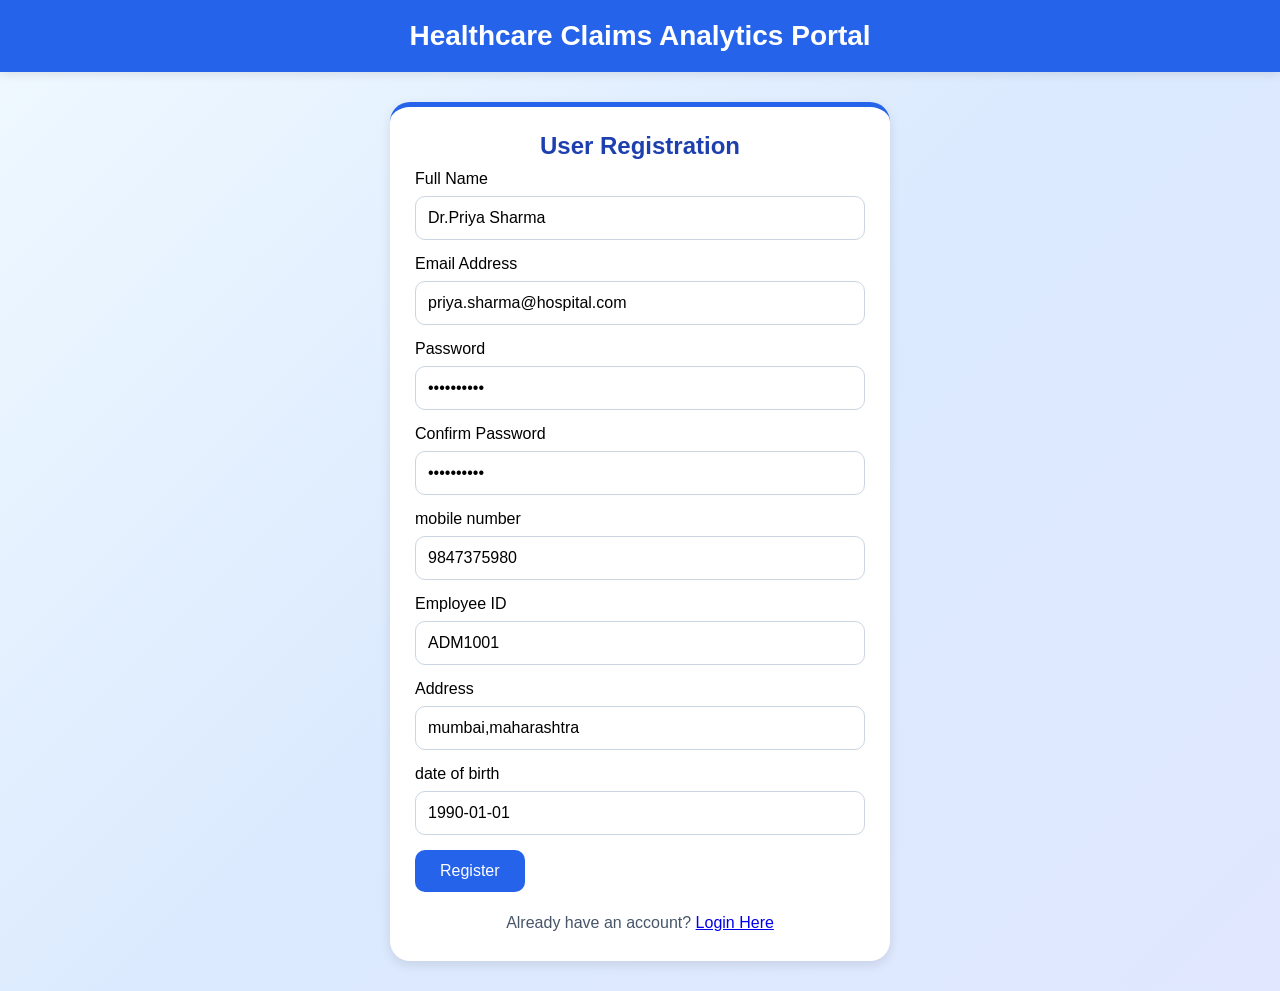
<file: index.html>
<!DOCTYPE html>
<html>
<head>
<meta charset="UTF-8">
<meta http-equiv="refresh" content="0; url=member1_user_registration/register.html">
<title>Healthcare Claims Analytics Portal</title>
</head>
<body>
<p>Redirecting to Login Page...</p>
</body>
</html>
</file>
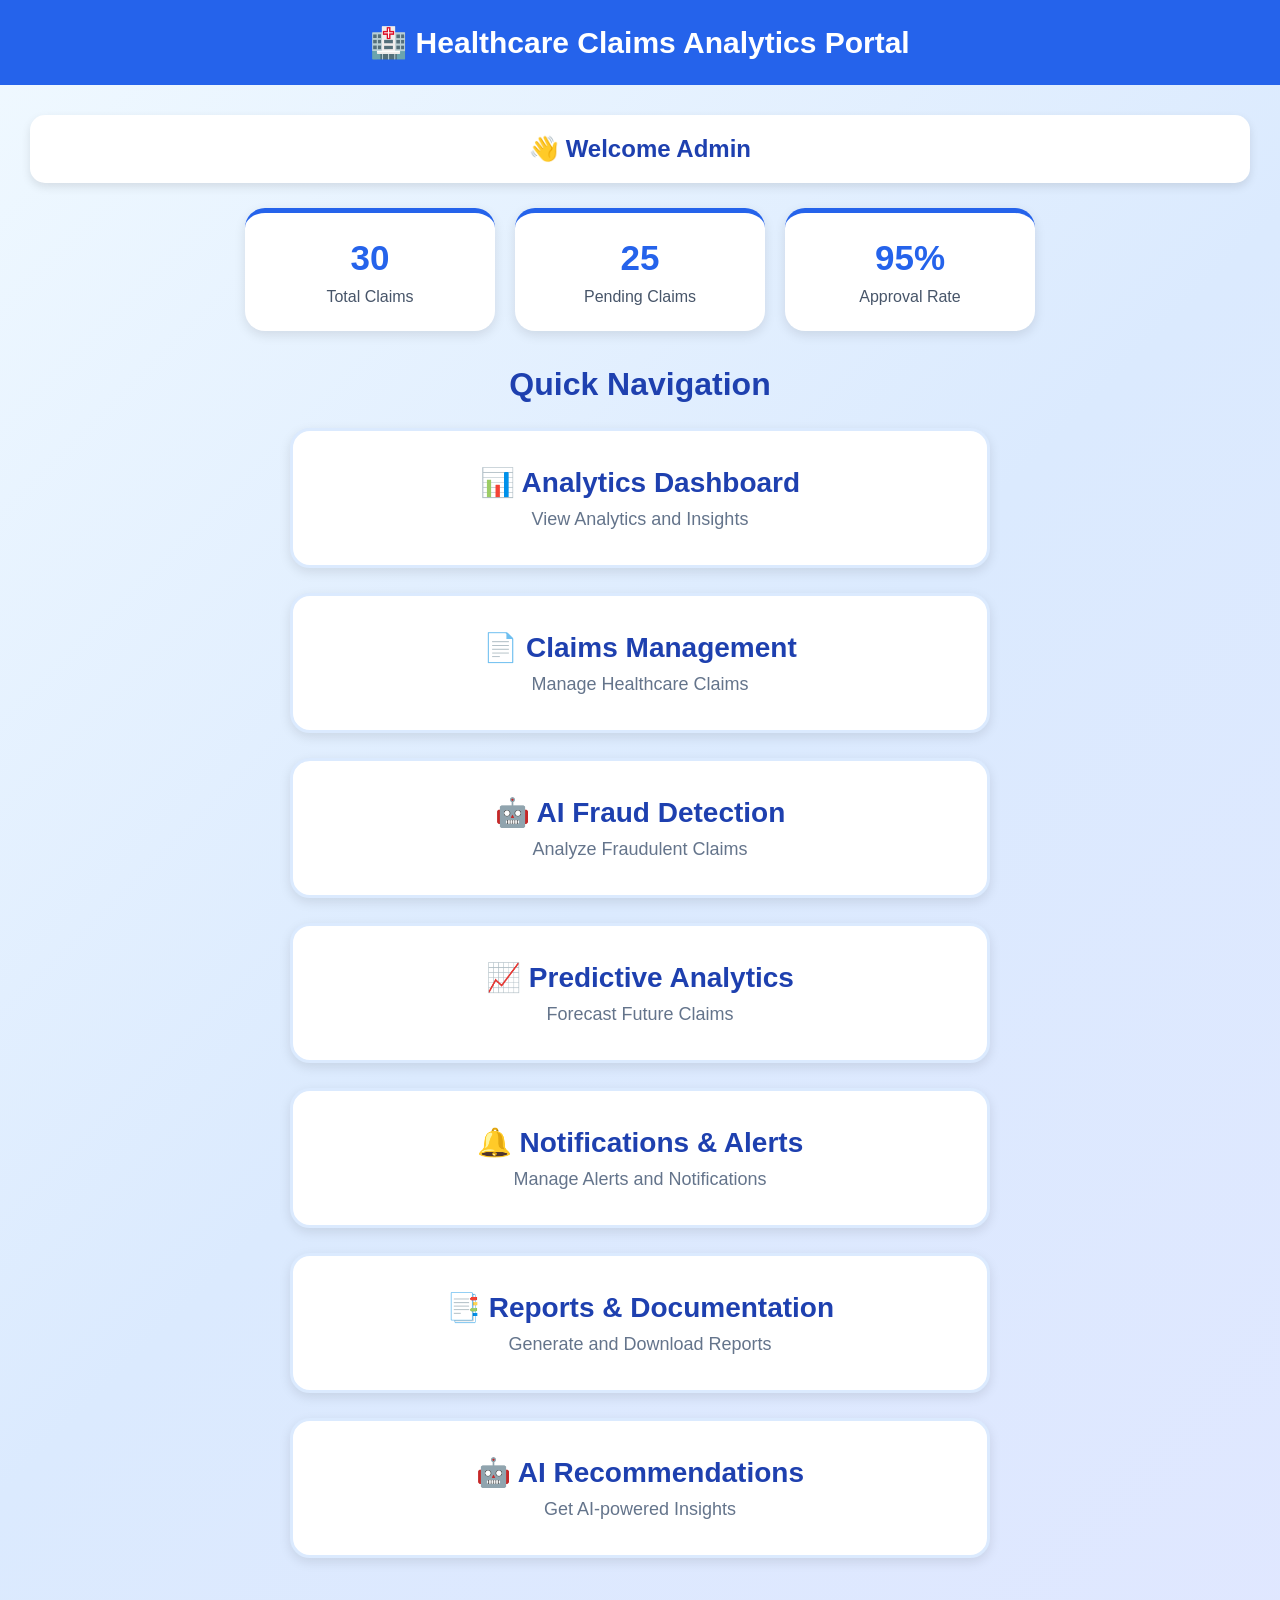
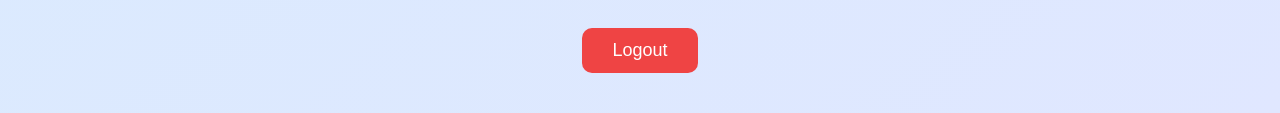
<file: member1_user_registration/admin.html>
<!DOCTYPE html>
<html>
<head>
<meta charset="UTF-8">
<meta name="viewport" content="width=device-width, initial-scale=1.0">
<title>Admin Dashboard</title>

<style>

*{
margin:0;
padding:0;
box-sizing:border-box;
font-family:Arial,sans-serif;
}

body{
background:linear-gradient(135deg,#f0f9ff,#dbeafe,#e0e7ff);
min-height:100vh;
}

.header{
background:#2563eb;
color:white;
padding:25px;
text-align:center;
font-size:30px;
font-weight:bold;
}

.container{
padding:30px;
}

.welcome{
background:white;
padding:20px;
border-radius:15px;
box-shadow:0 4px 10px rgba(0,0,0,0.1);
margin-bottom:25px;
text-align:center;
font-size:24px;
font-weight:bold;
color:#1e40af;
}

.stats{
display:flex;
justify-content:center;
gap:20px;
flex-wrap:wrap;
margin-bottom:35px;
}

.stat-box{
background:white;
width:250px;
padding:25px;
border-radius:20px;
text-align:center;
box-shadow:0 4px 12px rgba(0,0,0,0.1);
border-top:5px solid #2563eb;
}

.stat-box h2{
font-size:35px;
color:#2563eb;
}

.stat-box p{
margin-top:10px;
color:#475569;
}

.section-title{
text-align:center;
font-size:32px;
color:#1e40af;
margin-bottom:25px;
}

.cards{
display:flex;
flex-direction:column;
align-items:center;
gap:25px;
}

.card{
width:700px;
background:white;
padding:35px;
border-radius:20px;
border:3px solid #dbeafe;
box-shadow:0 4px 12px rgba(0,0,0,0.1);
cursor:pointer;
transition:0.3s;
text-align:center;
}

.card:hover{
transform:translateY(-5px);
border-color:#2563eb;
box-shadow:0 8px 18px rgba(0,0,0,0.15);
}

.card h2{
color:#1e40af;
margin-bottom:10px;
font-size:28px;
}

.card p{
color:#64748b;
font-size:18px;
}

.logout{
display:block;
margin:40px auto;
padding:12px 30px;
background:#ef4444;
color:white;
border:none;
border-radius:10px;
font-size:18px;
cursor:pointer;
}

.logout:hover{
background:#dc2626;
}

</style>
</head>

<body>

<div class="header">
🏥 Healthcare Claims Analytics Portal
</div>

<div class="container">

<div class="welcome">
👋 Welcome Admin
</div>

<div class="stats">

<div class="stat-box">
<h2>30</h2>
<p>Total Claims</p>
</div>

<div class="stat-box">
<h2>25</h2>
<p>Pending Claims</p>
</div>

<div class="stat-box">
<h2>95%</h2>
<p>Approval Rate</p>
</div>

</div>

<h2 class="section-title">Quick Navigation</h2>

<div class="cards">

<div class="card" onclick="window.location.href='../member2_analytics_dashboard/analytics.html'">
<h2>📊 Analytics Dashboard</h2>
<p>View Analytics and Insights</p>
</div>    

<div class="card" onclick="window.location.href='../member3_claim_manage/claim_submission.html'">
<h2>📄 Claims Management</h2>
<p>Manage Healthcare Claims</p>
</div>

<div class="card" onclick="window.location.href='../member4_fraud_detect/frontend/dashboard.html'">
<h2>🤖 AI Fraud Detection</h2>
<p>Analyze Fraudulent Claims</p>
</div>


<div class="card" onclick="window.location.href='../member5_predictive_analytics/predictive.html'">
<h2>📈 Predictive Analytics</h2>
<p>Forecast Future Claims</p>
</div>

<div class="card" onclick="window.location.href='../member6_notification_alert/frontend/dashboard.html'">
<h2>🔔 Notifications & Alerts</h2>
<p>Manage Alerts and Notifications</p>
</div>

<div class="card" onclick="window.location.href='../member7_reports_document/report.html'">
<h2>📑 Reports & Documentation</h2>
<p>Generate and Download Reports</p>
</div>

<div class="card" onclick="window.location.href='../member8_ai_recommdation/airecom.html'">
<h2>🤖 AI Recommendations</h2>
<p>Get AI-powered Insights</p>
</div>


</div>

</div>

<button class="logout" onclick="logout()">
Logout
</button>

</div>

<script>

function logout(){
window.location.href="login.html";
}

</script>

</body>
</html>
</file>
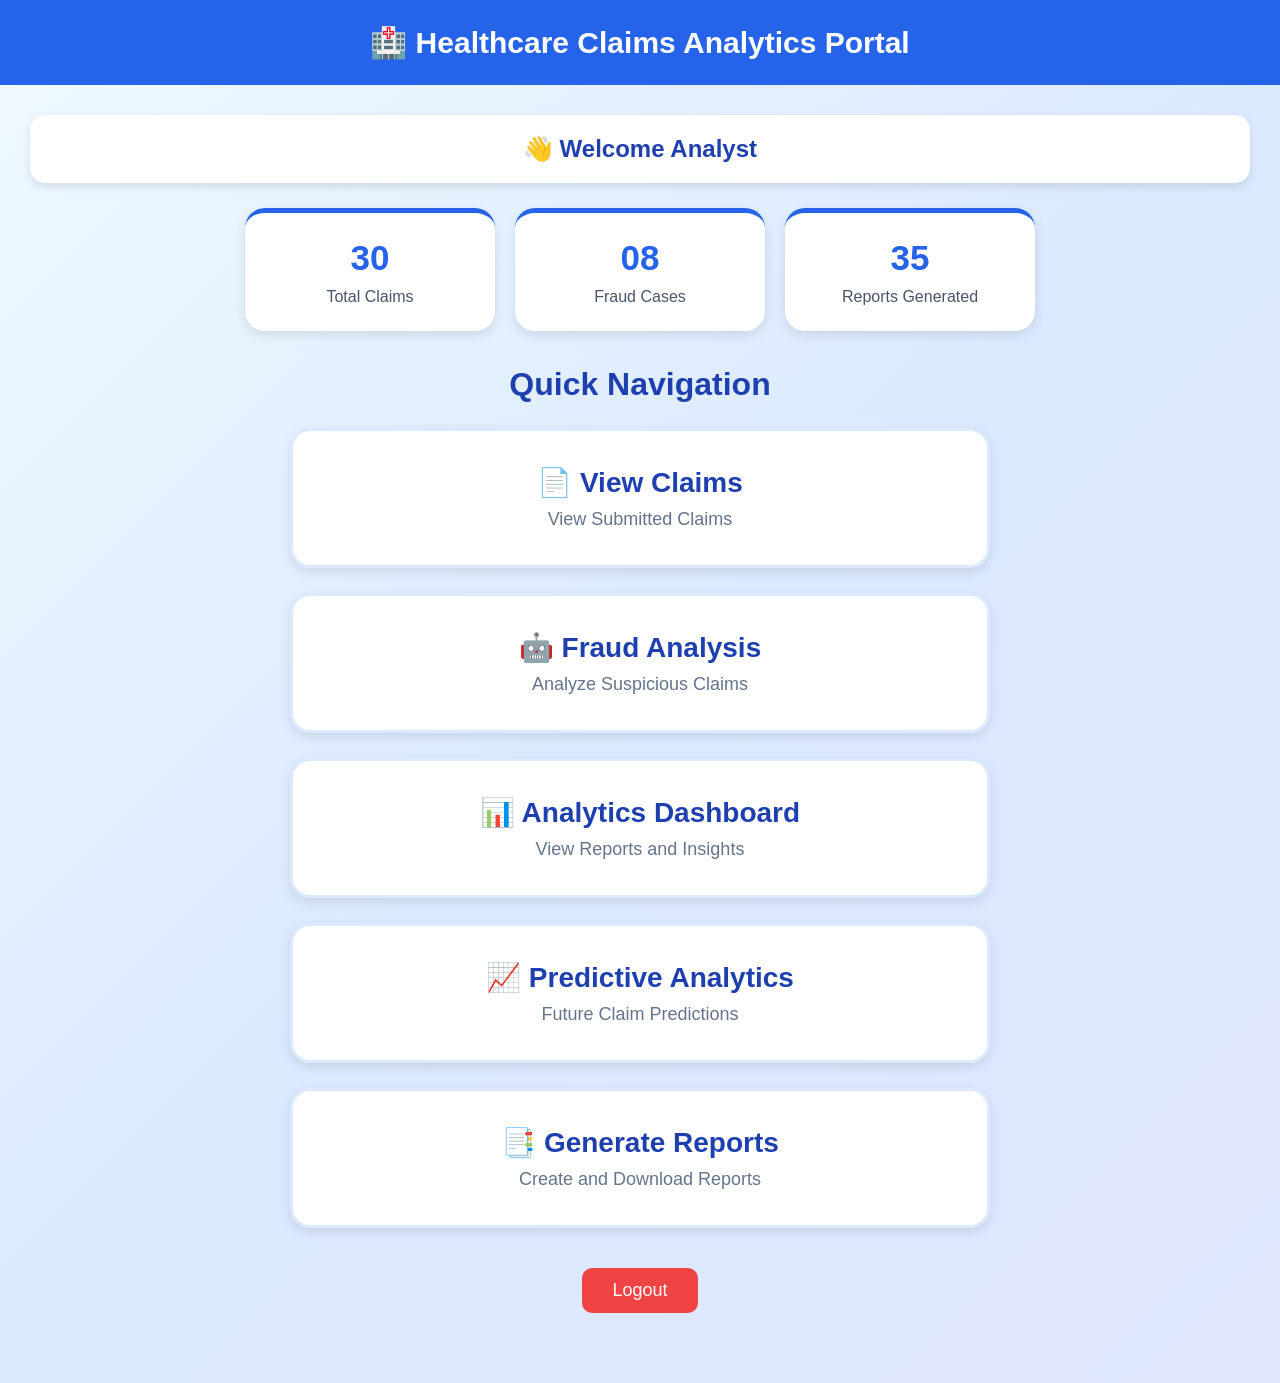
<file: member1_user_registration/analyst.html>
<!DOCTYPE html>
<html>
<head>
<meta charset="UTF-8">
<meta name="viewport" content="width=device-width, initial-scale=1.0">
<title>Analyst Dashboard</title>

<style>

*{
margin:0;
padding:0;
box-sizing:border-box;
font-family:Arial,sans-serif;
}

body{
background:linear-gradient(135deg,#f0f9ff,#dbeafe,#e0e7ff);
min-height:100vh;
}

.header{
background:#2563eb;
color:white;
padding:25px;
text-align:center;
font-size:30px;
font-weight:bold;
}

.container{
padding:30px;
}

.welcome{
background:white;
padding:20px;
border-radius:15px;
box-shadow:0 4px 10px rgba(0,0,0,0.1);
margin-bottom:25px;
text-align:center;
font-size:24px;
font-weight:bold;
color:#1e40af;
}

.stats{
display:flex;
justify-content:center;
gap:20px;
flex-wrap:wrap;
margin-bottom:35px;
}

.stat-box{
background:white;
width:250px;
padding:25px;
border-radius:20px;
text-align:center;
box-shadow:0 4px 12px rgba(0,0,0,0.1);
border-top:5px solid #2563eb;
}

.stat-box h2{
font-size:35px;
color:#2563eb;
}

.stat-box p{
margin-top:10px;
color:#475569;
}

.section-title{
text-align:center;
font-size:32px;
color:#1e40af;
margin-bottom:25px;
}

.cards{
display:flex;
flex-direction:column;
align-items:center;
gap:25px;
}

.card{
width:700px;
background:white;
padding:35px;
border-radius:20px;
border:3px solid #dbeafe;
box-shadow:0 4px 12px rgba(0,0,0,0.1);
cursor:pointer;
transition:0.3s;
text-align:center;
}

.card:hover{
transform:translateY(-5px);
border-color:#2563eb;
box-shadow:0 8px 18px rgba(0,0,0,0.15);
}

.card h2{
color:#1e40af;
margin-bottom:10px;
font-size:28px;
}

.card p{
color:#64748b;
font-size:18px;
}

.logout{
display:block;
margin:40px auto;
padding:12px 30px;
background:#ef4444;
color:white;
border:none;
border-radius:10px;
font-size:18px;
cursor:pointer;
}

.logout:hover{
background:#dc2626;
}

</style>
</head>

<body>

<div class="header">
🏥 Healthcare Claims Analytics Portal
</div>

<div class="container">

<div class="welcome">
👋 Welcome Analyst
</div>

<div class="stats">

<div class="stat-box">
<h2>30</h2>
<p>Total Claims</p>
</div>

<div class="stat-box">
<h2>08</h2>
<p>Fraud Cases</p>
</div>

<div class="stat-box">
<h2>35</h2>
<p>Reports Generated</p>
</div>

</div>

<h2 class="section-title">Quick Navigation</h2>

<div class="cards">

<div class="card" onclick="window.location.href='../member3_claim_manage/claim_submission.html'"> 
<h2>📄 View Claims</h2>
<p>View Submitted Claims</p>
</div>

<div class="card" onclick="window.location.href='../member4_fraud_detect/frontend/dashboard.html'">
<h2>🤖 Fraud Analysis</h2>
<p>Analyze Suspicious Claims</p>
</div>

<div class="card" onclick="window.location.href='../member2_analytics_dashboard/analytics.html'">
<h2>📊 Analytics Dashboard</h2>
<p>View Reports and Insights</p>
</div>

<div class="card" onclick="window.location.href='../member5_prediction_analytics/predictive.html'">
<h2>📈 Predictive Analytics</h2>
<p>Future Claim Predictions</p>
</div>

<div class="card" onclick="window.location.href='../member7_reports_document/report.html'">
<h2>📑 Generate Reports</h2>
<p>Create and Download Reports</p>
</div>

</div>

<button class="logout" onclick="logout()">
Logout
</button>

</div>

<script>

function logout(){
window.location.href="login.html";
}

</script>

</body>
</html>
</file>
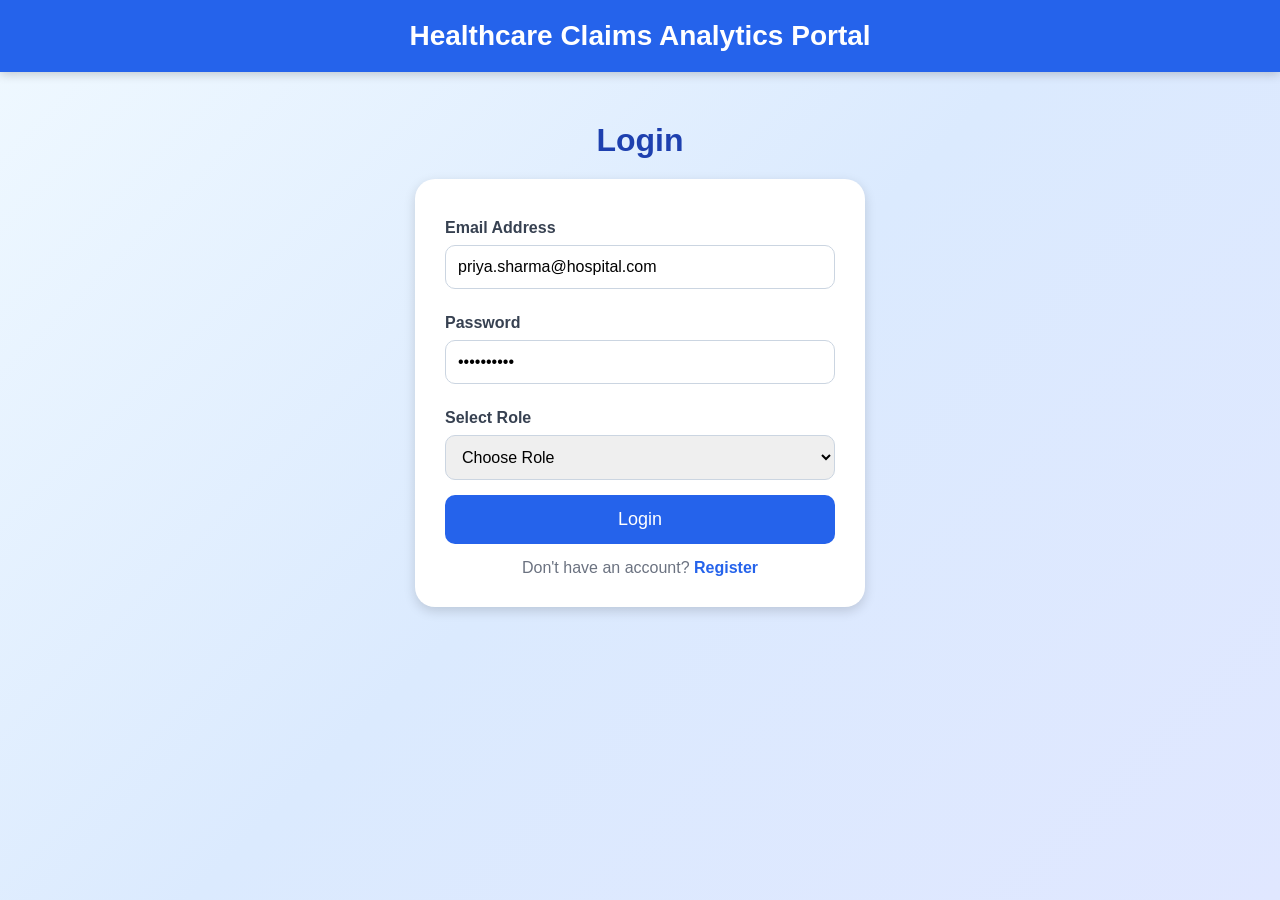
<file: member1_user_registration/login.html>
<!DOCTYPE html>
<html>
<head>

<title>Login</title>

<style>
*{
    margin:0;
    padding:0;
    box-sizing:border-box;
    font-family:Arial,sans-serif;
}

body{
    background:linear-gradient(135deg,#f0f9ff,#dbeafe,#e0e7ff);
    min-height:100vh;
}

.header{
    background:#2563eb;
    color:white;
    padding:20px;
    text-align:center;
    font-size:28px;
    font-weight:bold;
    box-shadow:0 2px 10px rgba(0,0,0,0.2);
}

.container{
    width:90%;
    max-width:450px;
    margin:50px auto;
}

.section-title{
    text-align:center;
    color:#1e40af;
    font-size:32px;
    margin-bottom:20px;
}

.card{
    background:white;
    border-radius:20px;
    padding:30px;
    box-shadow:0 4px 12px rgba(0,0,0,0.15);
}

label{
    font-weight:bold;
    color:#374151;
    display:block;
    margin-top:10px;
}

.input-field{
    width:100%;
    padding:12px;
    margin-top:8px;
    margin-bottom:15px;
    border:1px solid #cbd5e1;
    border-radius:10px;
    font-size:16px;
}

.btn{
    width:100%;
    padding:14px;
    background:#2563eb;
    color:white;
    border:none;
    border-radius:10px;
    font-size:18px;
    cursor:pointer;
}

.btn:hover{
    background:#1d4ed8;
}

.footer{
    text-align:center;
    margin-top:15px;
    color:#6b7280;
}

.footer a{
    text-decoration:none;
    color:#2563eb;
    font-weight:bold;
}
</style>

</head>

<body>

<div class="header">
Healthcare Claims Analytics Portal
</div>

<div class="container">

<h1 class="section-title">Login</h1>

<div class="card">

<!-- LOGIN FORM -->
<form onsubmit="loginUser(event)">

<label>Email Address</label>
<input type="email"
       class="input-field"
       placeholder="Enter Email"
       value="priya.sharma@hospital.com"
       required>

<label>Password</label>
<input type="password"
       class="input-field"
       placeholder="Enter Password"
       value="health@123"
       required>

<!-- ✅ ROLE ADDED -->
<label>Select Role</label>
<select id="role" class="input-field" required>
    <option value="">Choose Role</option>
    <option value="Admin">Admin</option>
    <option value="Analyst">Analyst</option>
</select>

<button type="submit" class="btn">Login</button>

</form>

<div class="footer">
Don't have an account?
<a href="register.html">Register</a>
</div>

</div>

</div>

<!-- ✅ SCRIPT ADDED -->
<script>
function loginUser(event){
    event.preventDefault();

    let role = document.getElementById("role").value;

    if(role === "Admin"){
        window.location.href = "admin.html";
    }
    else if(role === "Analyst"){
        window.location.href = "analyst.html";
    }
    else{
        alert("Please select role");
    }
}
</script>

</body>
</html>
</file>
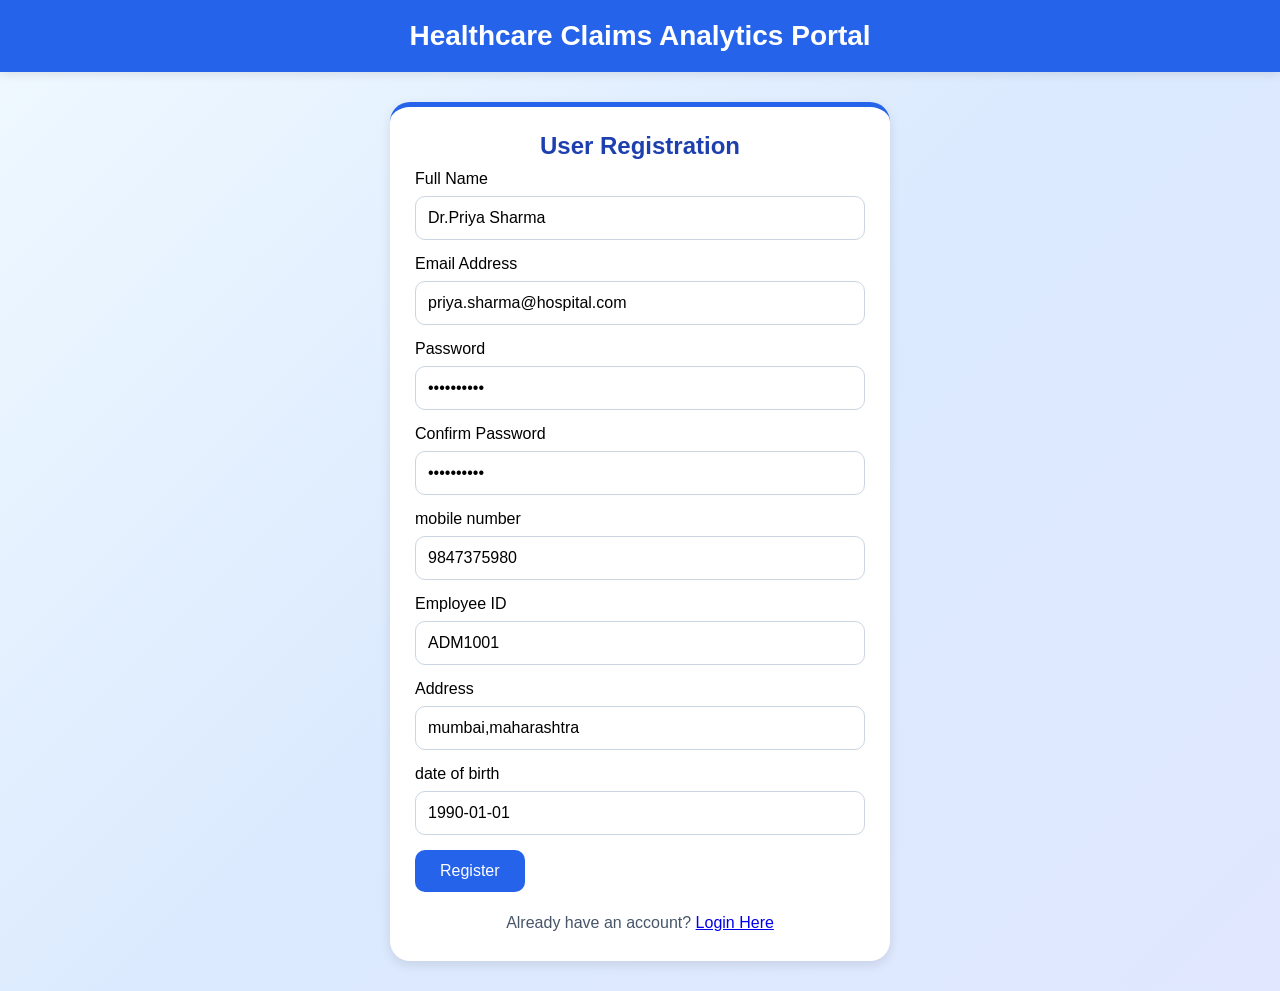
<file: member1_user_registration/register.html>
<!DOCTYPE html>
<html>
<head>
    <title>Healthcare Portal Registration</title>
    <link rel="stylesheet" href="register.css">
</head>

<body>

    <div class="header">
        Healthcare Claims Analytics Portal
    </div>

    <div class="container">

        <div class="card" style="max-width:500px; margin:auto;">

            <h2 style="text-align:center;">
                User Registration
            </h2>

            <form action="#" method="post" onsubmit="registerUser(event)">

                <label>Full Name</label>
                <input type="text"
                       class="input-field"
                       placeholder="Enter Full Name"
                       value="Dr.Priya Sharma"
                       required>

                <label>Email Address</label>
                <input type="email"
                       class="input-field"
                       placeholder="Enter Email"
                       value="priya.sharma@hospital.com"
                       required>

                <label>Password</label>
                <input type="password"
                       class="input-field"
                       placeholder="Enter Password"
                       value="health@123"
                       required>

                <label>Confirm Password</label>
                <input type="password"
                       class="input-field"
                       placeholder="Confirm Password"
                       value="health@123"
                       required>
                <label>mobile number</label>
                <input type="text"
                       class="input-field"
                       placeholder="Enter Mobile Number"
                       value="9847375980"
                       required>

                <label>Employee ID</label>
                <input type="text"
                       class="input-field"
                       placeholder="Enter Employee ID"
                       value="ADM1001"
                       required>     
                
                <label>Address</label>
                <input type="text"
                       class="input-field"
                       placeholder="Enter Address"
                       value="mumbai,maharashtra"
                       required>  
                       
                <label>date of birth</label>
                <input type="text"
                       class="input-field"
                       placeholder="Enter Date of Birth"
                       value="1990-01-01"
                       required>       
            
           
         

        

                <button type="submit" class="btn">
                    Register
                </button>

            </form>

            <br>

            <p style="text-align:center;">
                Already have an account?
                <a href="login.html">Login Here</a>
            </p>

        </div>

    </div>

    <script>
        function registerUser(event){
            event.preventDefault();

            alert("Registration Successful!");

            window.location.href = "login.html";
        }
    </script>

</body>
</html>
</file>
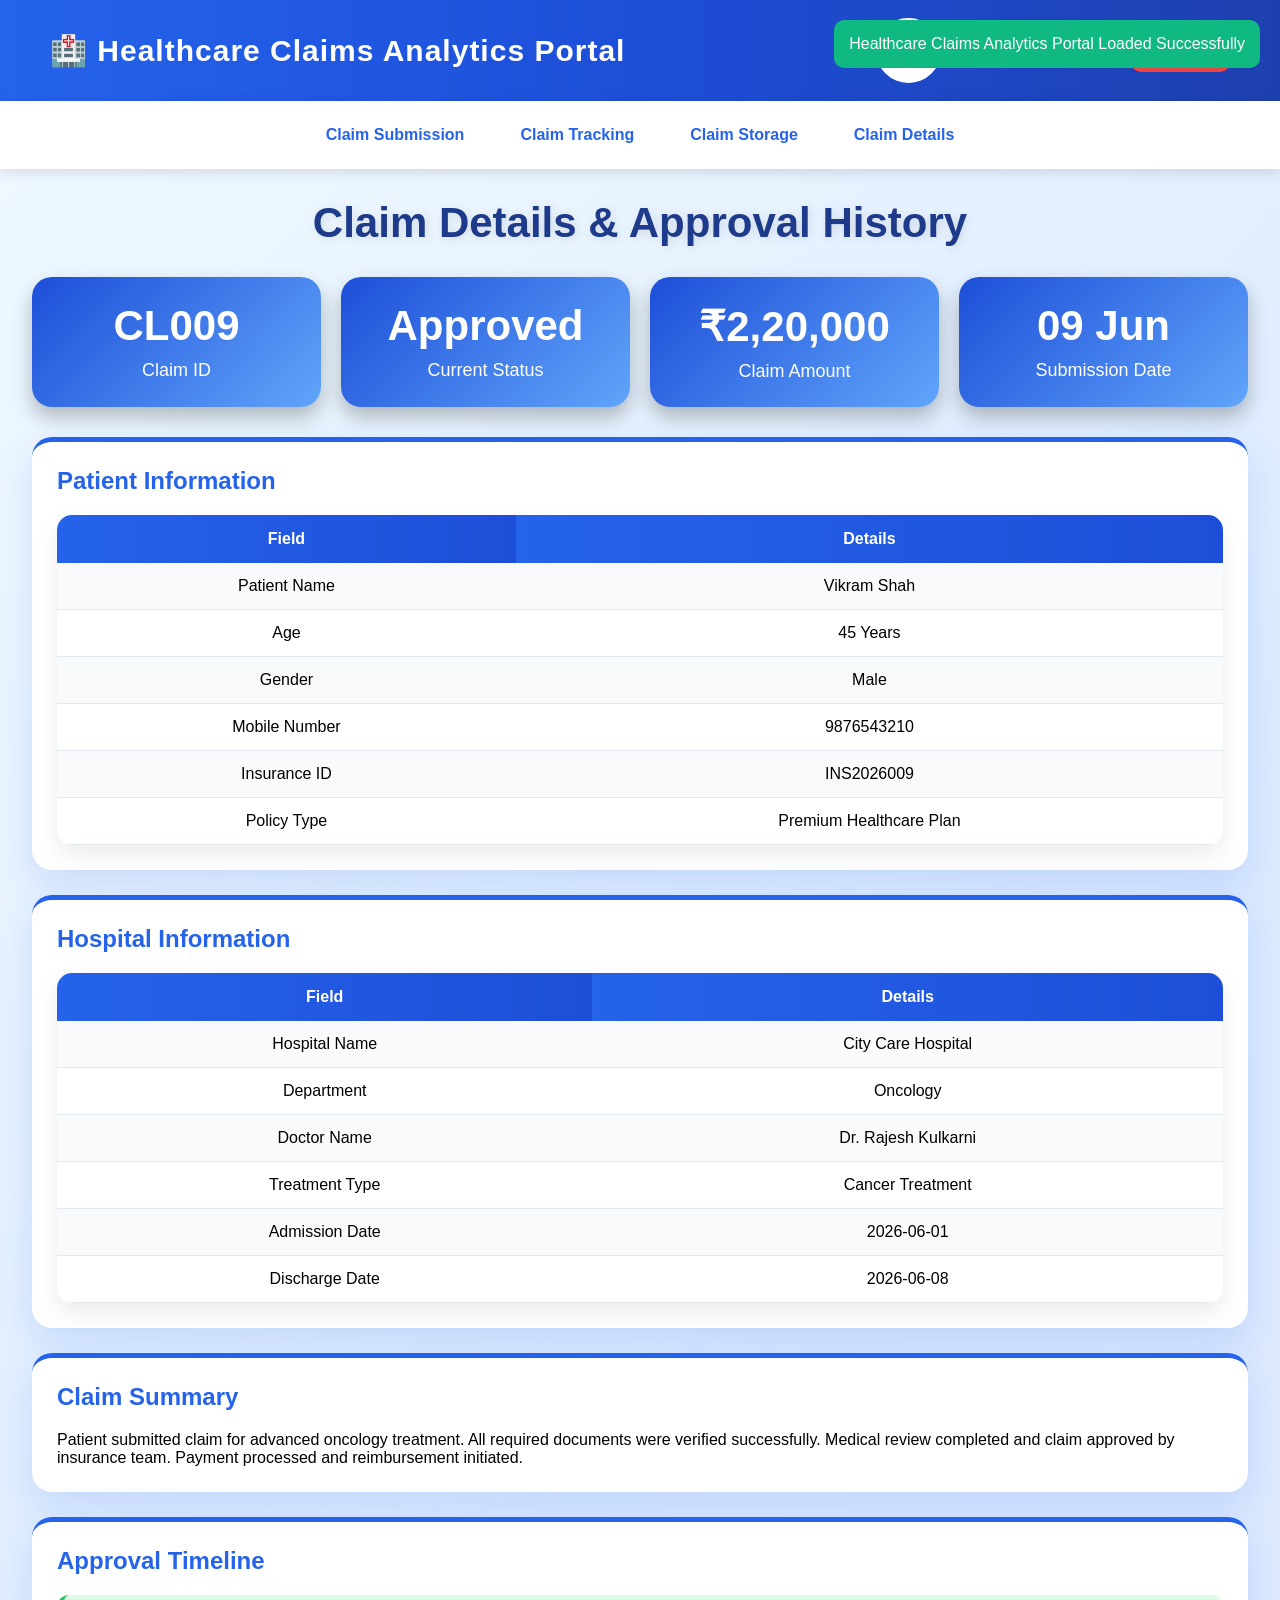
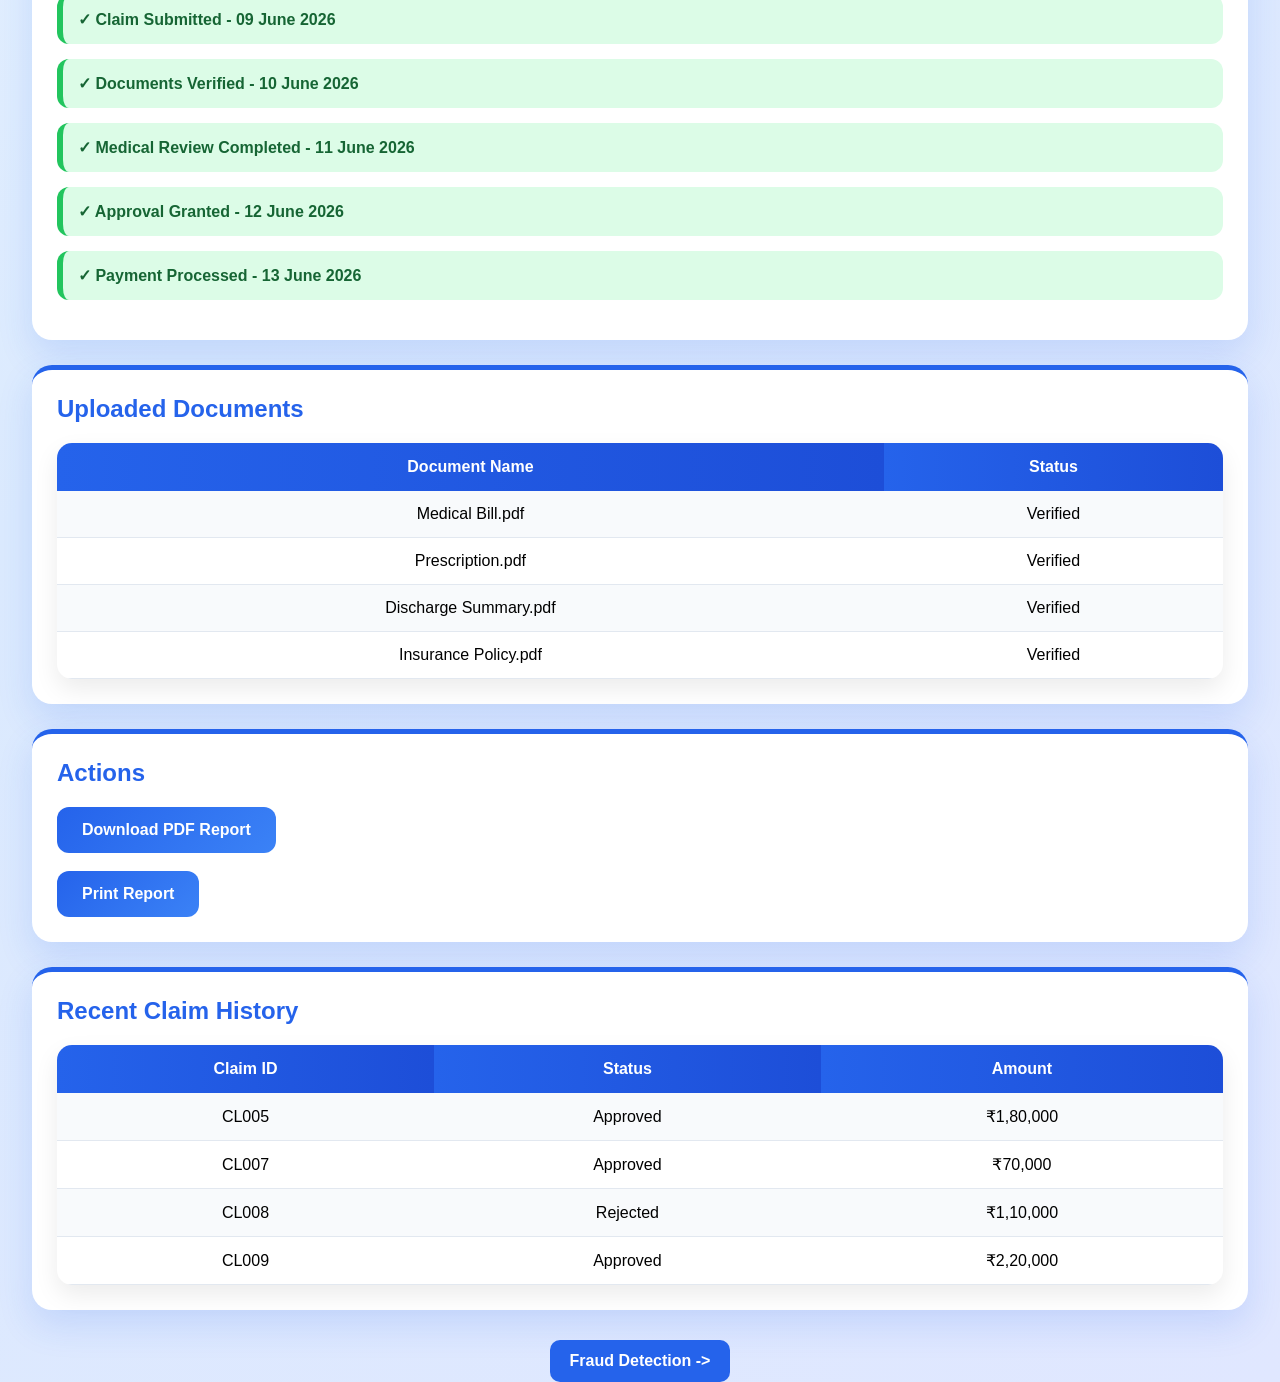
<file: member3_claim_manage/claim_details.html>
<!DOCTYPE html>
<html lang="en">
<head>
<meta charset="UTF-8">
<meta name="viewport" content="width=device-width, initial-scale=1.0">
<title>Claim Details</title>

<link rel="stylesheet" href="claim.css">

</head>
<body>

<header class="header">

<div class="logo">
🏥 Healthcare Claims Analytics Portal
</div>


<div class="user-box">

<div class="admin-img">
👩‍💼
</div>

<div>

<h3>Dr.Priya Sharma</h3>

</div>

<button class="logout-btn"onclick="window.location.href='../member1_user_registration/login.html'">
Logout
</button>

</div>

</header>

<nav class="navbar">
    <a href="claim_submission.html">Claim Submission</a>
    <a href="claim_tracking.html">Claim Tracking</a>
    <a href="claim_storage.html">Claim Storage</a>
    <a href="claim_details.html">Claim Details</a>
</nav>

<div class="container">

<h1 class="section-title">Claim Details & Approval History</h1>

<div class="stats">

<div class="stat-box">
<h2>CL009</h2>
<p>Claim ID</p>
</div>

<div class="stat-box">
<h2>Approved</h2>
<p>Current Status</p>
</div>

<div class="stat-box">
<h2>₹2,20,000</h2>
<p>Claim Amount</p>
</div>

<div class="stat-box">
<h2>09 Jun</h2>
<p>Submission Date</p>
</div>

</div>

<!-- Patient Information -->

<div class="card">

<h2>Patient Information</h2>

<table>

<tr>
<th>Field</th>
<th>Details</th>
</tr>

<tr>
<td>Patient Name</td>
<td>Vikram Shah</td>
</tr>

<tr>
<td>Age</td>
<td>45 Years</td>
</tr>

<tr>
<td>Gender</td>
<td>Male</td>
</tr>

<tr>
<td>Mobile Number</td>
<td>9876543210</td>
</tr>

<tr>
<td>Insurance ID</td>
<td>INS2026009</td>
</tr>

<tr>
<td>Policy Type</td>
<td>Premium Healthcare Plan</td>
</tr>

</table>

</div>

<!-- Hospital Information -->

<div class="card">

<h2>Hospital Information</h2>

<table>

<tr>
<th>Field</th>
<th>Details</th>
</tr>

<tr>
<td>Hospital Name</td>
<td>City Care Hospital</td>
</tr>

<tr>
<td>Department</td>
<td>Oncology</td>
</tr>

<tr>
<td>Doctor Name</td>
<td>Dr. Rajesh Kulkarni</td>
</tr>

<tr>
<td>Treatment Type</td>
<td>Cancer Treatment</td>
</tr>

<tr>
<td>Admission Date</td>
<td>2026-06-01</td>
</tr>

<tr>
<td>Discharge Date</td>
<td>2026-06-08</td>
</tr>

</table>

</div>

<!-- Claim Summary -->

<div class="card">

<h2>Claim Summary</h2>

<p>
Patient submitted claim for advanced oncology treatment.
All required documents were verified successfully.
Medical review completed and claim approved by insurance team.
Payment processed and reimbursement initiated.
</p>

</div>

<!-- Approval Timeline -->

<div class="card">

<h2>Approval Timeline</h2>

<div class="timeline">

<div class="timeline-item success">
✓ Claim Submitted - 09 June 2026
</div>

<div class="timeline-item success">
✓ Documents Verified - 10 June 2026
</div>

<div class="timeline-item success">
✓ Medical Review Completed - 11 June 2026
</div>

<div class="timeline-item success">
✓ Approval Granted - 12 June 2026
</div>

<div class="timeline-item success">
✓ Payment Processed - 13 June 2026
</div>

</div>

</div>

<!-- Documents -->

<div class="card">

<h2>Uploaded Documents</h2>

<table>

<tr>
<th>Document Name</th>
<th>Status</th>
</tr>

<tr>
<td>Medical Bill.pdf</td>
<td>Verified</td>
</tr>

<tr>
<td>Prescription.pdf</td>
<td>Verified</td>
</tr>

<tr>
<td>Discharge Summary.pdf</td>
<td>Verified</td>
</tr>

<tr>
<td>Insurance Policy.pdf</td>
<td>Verified</td>
</tr>

</table>

</div>

<!-- Actions -->

<div class="card">

<h2>Actions</h2>

<button class="btn" onclick="downloadPDF()">
Download PDF Report
</button>

<br><br>

<button class="btn print-btn" onclick="window.print()">
Print Report
</button>

</div>

<!-- Claim History -->

<div class="card">

<h2>Recent Claim History</h2>

<table>

<tr>
<th>Claim ID</th>
<th>Status</th>
<th>Amount</th>
</tr>

<tr>
<td>CL005</td>
<td>Approved</td>
<td>₹1,80,000</td>
</tr>

<tr>
<td>CL007</td>
<td>Approved</td>
<td>₹70,000</td>
</tr>

<tr>
<td>CL008</td>
<td>Rejected</td>
<td>₹1,10,000</td>
</tr>

<tr>
<td>CL009</td>
<td>Approved</td>
<td>₹2,20,000</td>
</tr>

</table>

</div>

</div>

<div class="bottom-nav">
   <a href="../member4_fraud_detect\frontend\dashboard.html">
        Fraud Detection ->
    </a>
</div>

<script src="claim.js"></script>

</body>
</html>
</file>
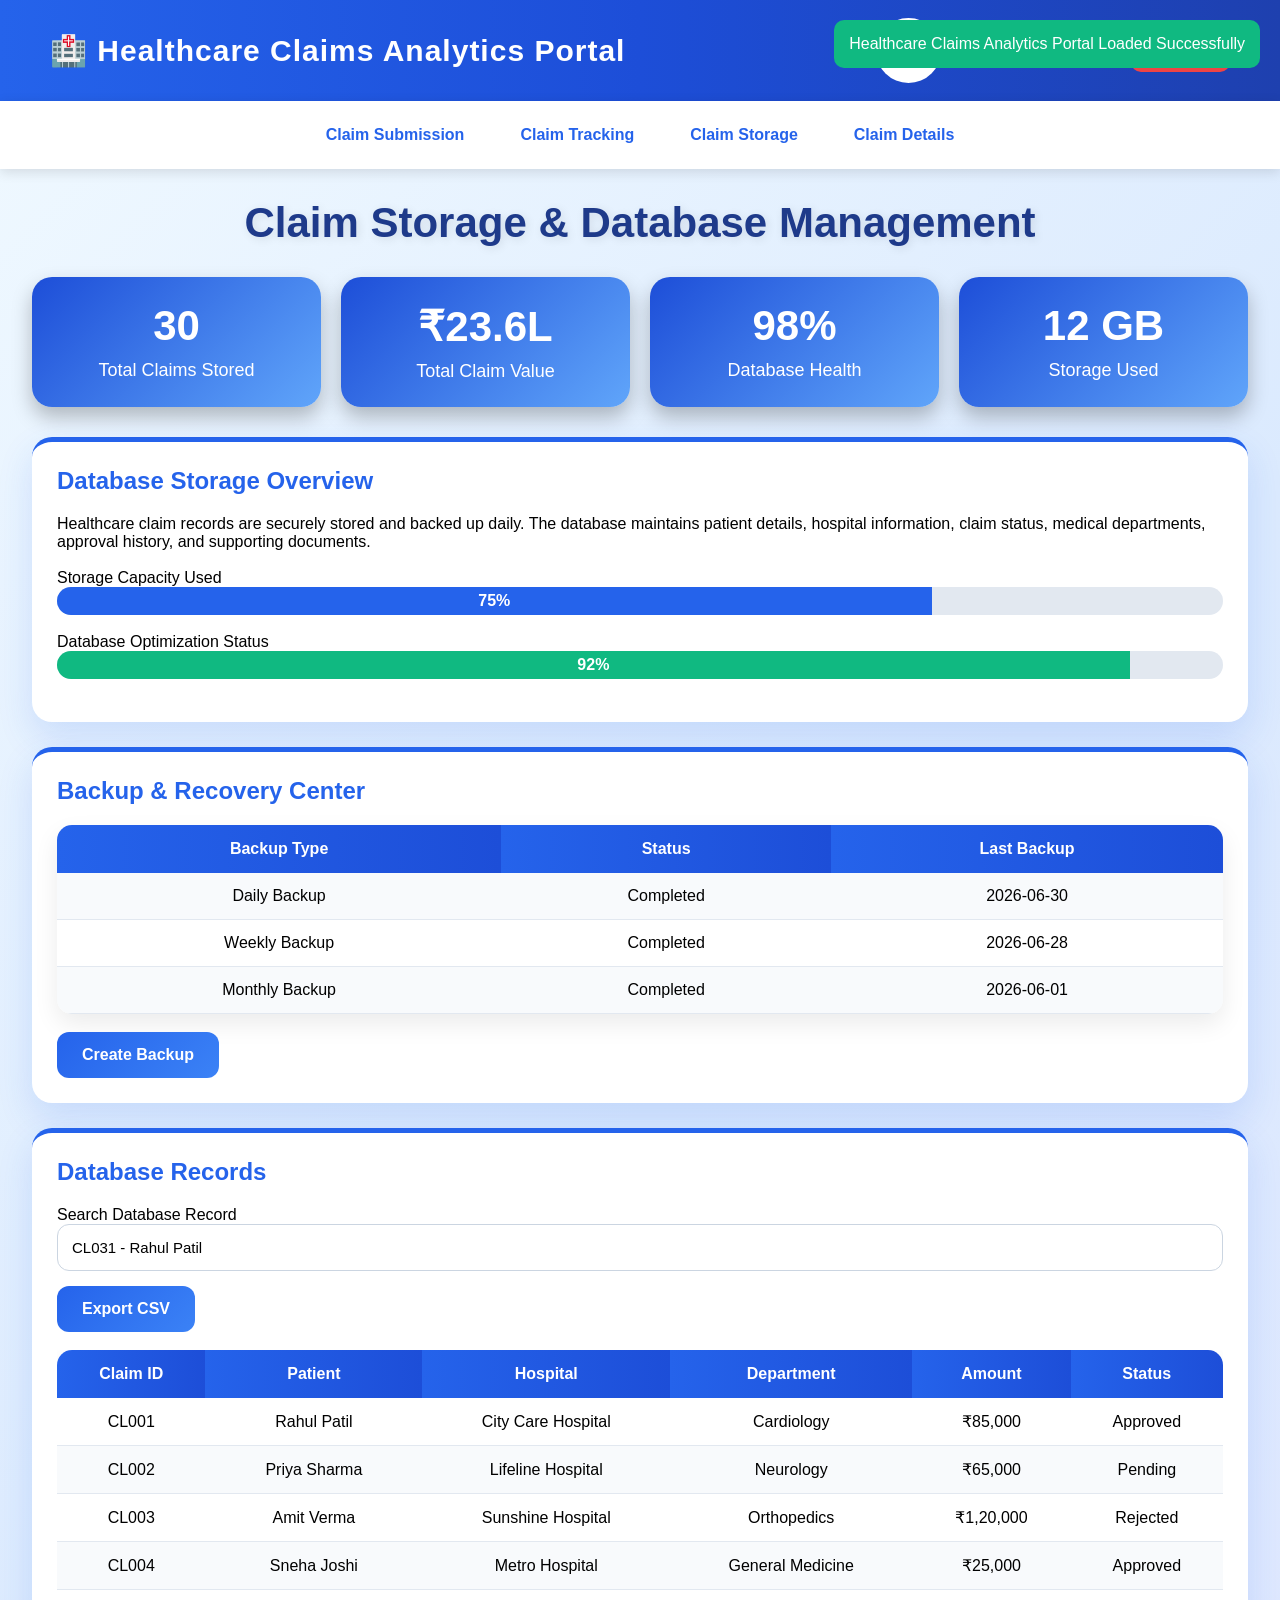
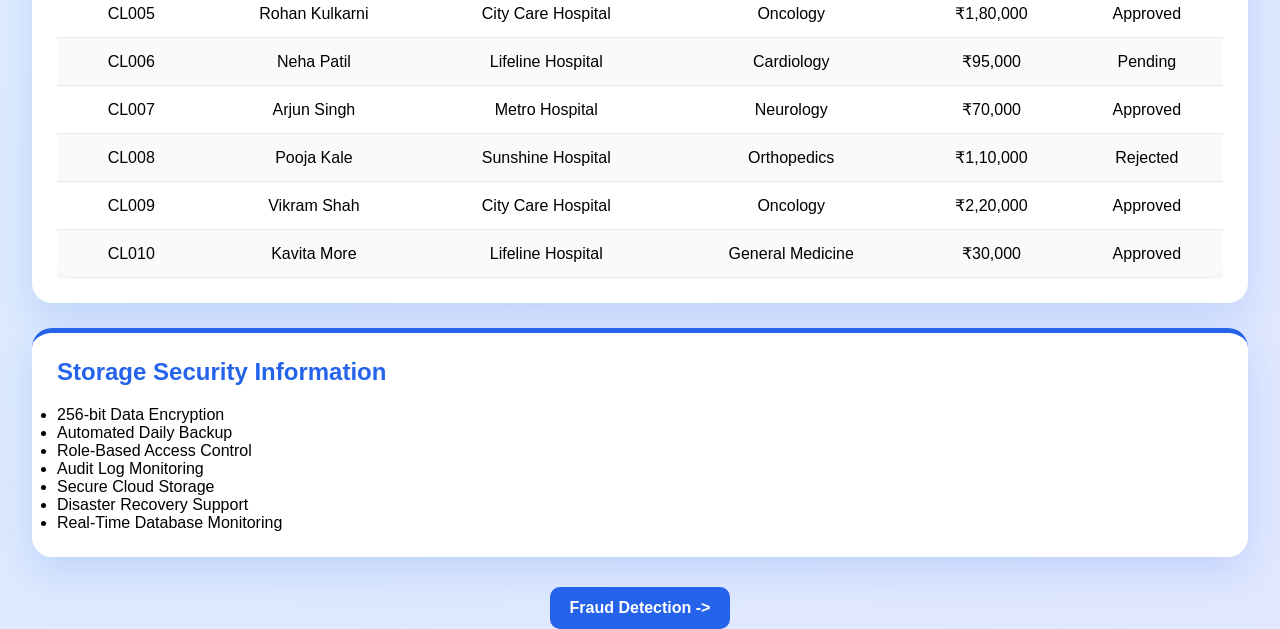
<file: member3_claim_manage/claim_storage.html>
<!DOCTYPE html>
<html lang="en">
<head>
<meta charset="UTF-8">
<meta name="viewport" content="width=device-width, initial-scale=1.0">
<title>Claim Storage Management</title>

<link rel="stylesheet" href="claim.css">

</head>
<body>

<header class="header">

<div class="logo">
🏥 Healthcare Claims Analytics Portal
</div>


<div class="user-box">

<div class="admin-img">
👩‍💼
</div>

<div>

<h3>Dr.Priya Sharma</h3>

</div>

<button class="logout-btn"onclick="window.location.href='../member1_user_registration/login.html'">
Logout
</button>


</div>

</header>

<nav class="navbar">
    <a href="claim_submission.html">Claim Submission</a>
    <a href="claim_tracking.html">Claim Tracking</a>
    <a href="claim_storage.html">Claim Storage</a>
    <a href="claim_details.html">Claim Details</a>
</nav>

<div class="container">

<h1 class="section-title">
Claim Storage & Database Management
</h1>

<div class="stats">

<div class="stat-box">
<h2>30</h2>
<p>Total Claims Stored</p>
</div>

<div class="stat-box">
<h2>₹23.6L</h2>
<p>Total Claim Value</p>
</div>

<div class="stat-box">
<h2>98%</h2>
<p>Database Health</p>
</div>

<div class="stat-box">
<h2>12 GB</h2>
<p>Storage Used</p>
</div>

</div>

<div class="card">

<h2>Database Storage Overview</h2>

<p>
Healthcare claim records are securely stored and backed up daily.
The database maintains patient details, hospital information,
claim status, medical departments, approval history,
and supporting documents.
</p>

<br>

<div class="storage-progress">

<p>Storage Capacity Used</p>

<div class="progress-bar">
<div class="progress-fill storage-fill">
75%
</div>
</div>

<p>Database Optimization Status</p>

<div class="progress-bar">
<div class="progress-fill optimize-fill">
92%
</div>
</div>

</div>

</div>

<div class="card">

<h2>Backup & Recovery Center</h2>

<table>

<tr>
<th>Backup Type</th>
<th>Status</th>
<th>Last Backup</th>
</tr>

<tr>
<td>Daily Backup</td>
<td>Completed</td>
<td>2026-06-30</td>
</tr>

<tr>
<td>Weekly Backup</td>
<td>Completed</td>
<td>2026-06-28</td>
</tr>

<tr>
<td>Monthly Backup</td>
<td>Completed</td>
<td>2026-06-01</td>
</tr>

</table>

<br>

<button class="btn" onclick="createBackup()">
Create Backup
</button>

<p id="backupMsg"
style="display:none;color:green;font-weight:bold;">
✅ Backup Created Successfully
</p>
</div>

<div class="card">

<h2>Database Records</h2>

<label>Search Database Record</label>

<input type="text"
class="input-field"
value="CL031 - Rahul Patil"
readonly>

<button class="btn print-btn"
onclick="exportCSV()">
Export CSV
</button>

<br><br>

<div class="table-container">

<table id="storageTable">

<thead>

<tr>
<th>Claim ID</th>
<th>Patient</th>
<th>Hospital</th>
<th>Department</th>
<th>Amount</th>
<th>Status</th>
</tr>

</thead>

<tbody>

<tr><td>CL001</td><td>Rahul Patil</td><td>City Care Hospital</td><td>Cardiology</td><td>₹85,000</td><td>Approved</td></tr>

<tr><td>CL002</td><td>Priya Sharma</td><td>Lifeline Hospital</td><td>Neurology</td><td>₹65,000</td><td>Pending</td></tr>

<tr><td>CL003</td><td>Amit Verma</td><td>Sunshine Hospital</td><td>Orthopedics</td><td>₹1,20,000</td><td>Rejected</td></tr>

<tr><td>CL004</td><td>Sneha Joshi</td><td>Metro Hospital</td><td>General Medicine</td><td>₹25,000</td><td>Approved</td></tr>

<tr><td>CL005</td><td>Rohan Kulkarni</td><td>City Care Hospital</td><td>Oncology</td><td>₹1,80,000</td><td>Approved</td></tr>

<tr><td>CL006</td><td>Neha Patil</td><td>Lifeline Hospital</td><td>Cardiology</td><td>₹95,000</td><td>Pending</td></tr>

<tr><td>CL007</td><td>Arjun Singh</td><td>Metro Hospital</td><td>Neurology</td><td>₹70,000</td><td>Approved</td></tr>

<tr><td>CL008</td><td>Pooja Kale</td><td>Sunshine Hospital</td><td>Orthopedics</td><td>₹1,10,000</td><td>Rejected</td></tr>

<tr><td>CL009</td><td>Vikram Shah</td><td>City Care Hospital</td><td>Oncology</td><td>₹2,20,000</td><td>Approved</td></tr>

<tr><td>CL010</td><td>Kavita More</td><td>Lifeline Hospital</td><td>General Medicine</td><td>₹30,000</td><td>Approved</td></tr>

</tbody>

</table>

</div>

</div>

<div class="card">

<h2>Storage Security Information</h2>

<ul>

<li>256-bit Data Encryption</li>

<li>Automated Daily Backup</li>

<li>Role-Based Access Control</li>

<li>Audit Log Monitoring</li>

<li>Secure Cloud Storage</li>

<li>Disaster Recovery Support</li>

<li>Real-Time Database Monitoring</li>

</ul>

</div>

</div>

<div class="bottom-nav">
   <a href="../member4_fraud_detect\frontend\dashboard.html">
        Fraud Detection ->
    </a>
</div>

<script src="claim.js"></script>

</body>
</html>
</file>
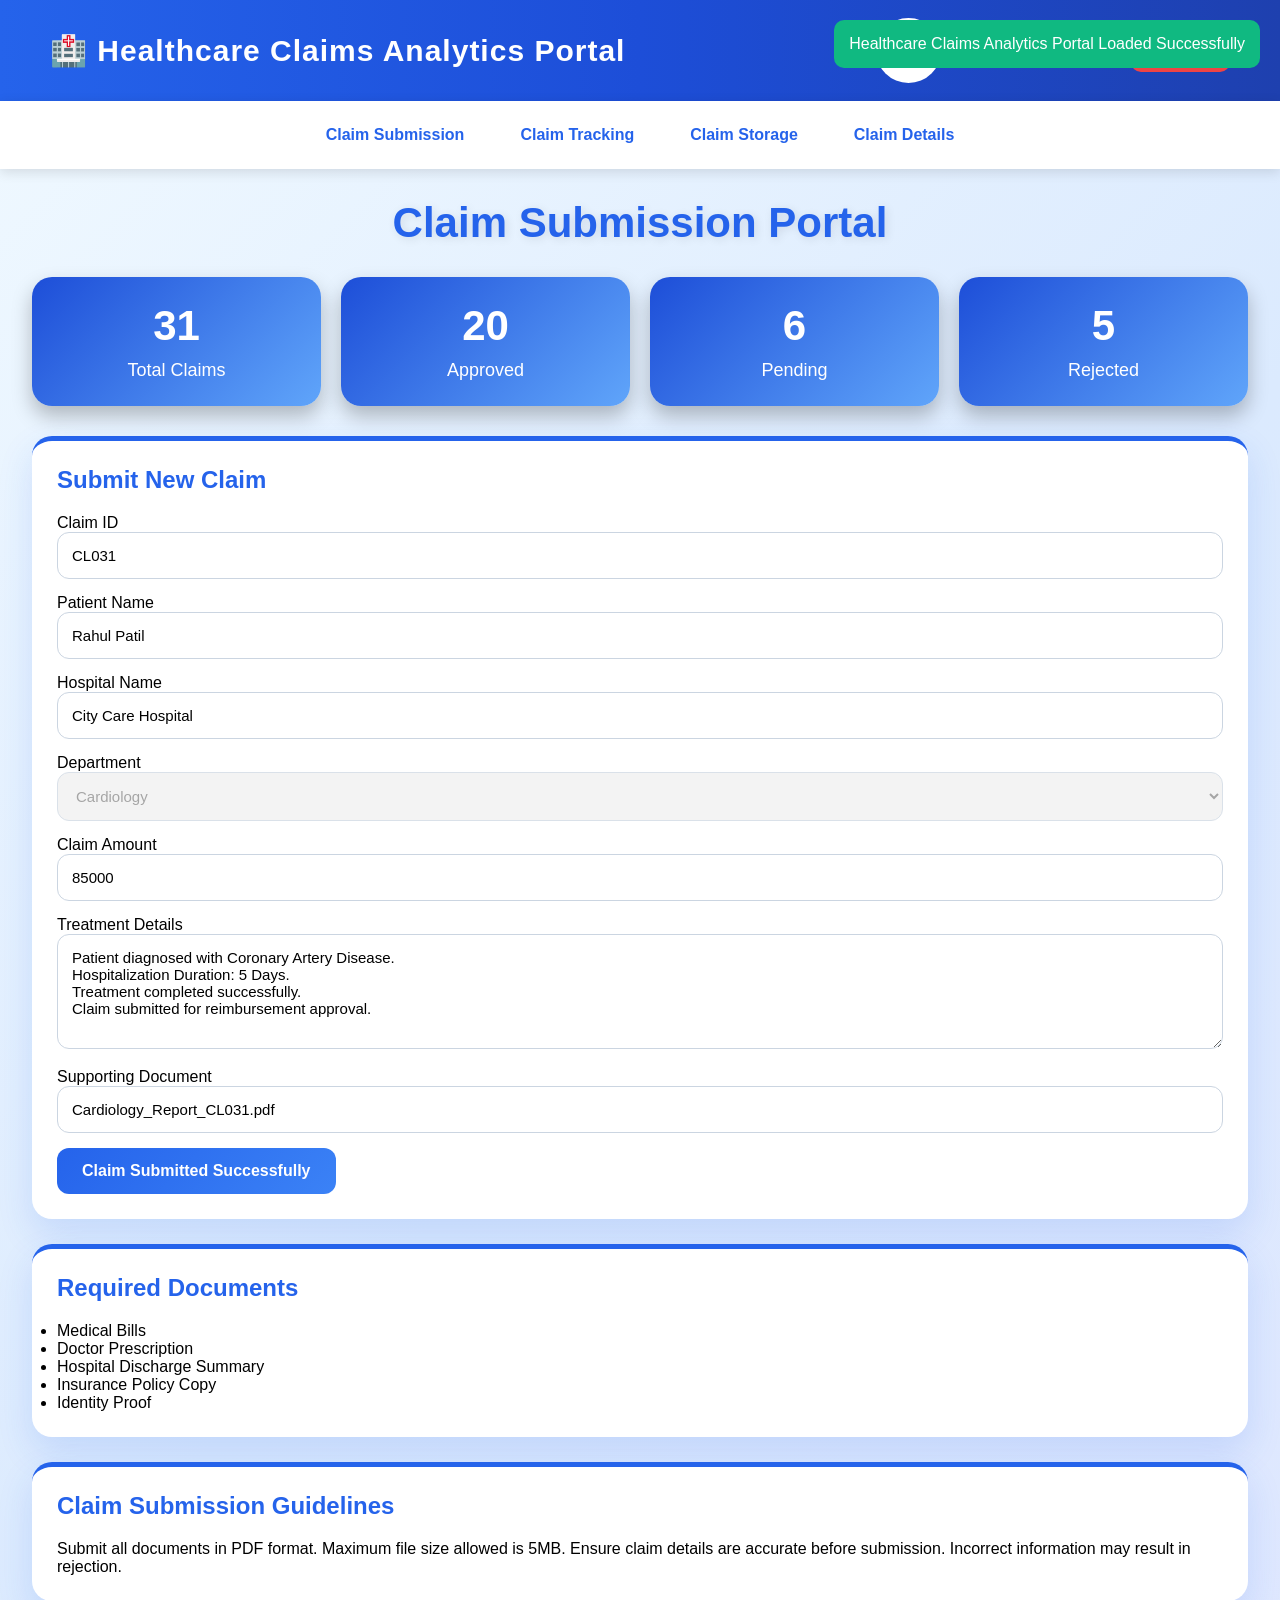
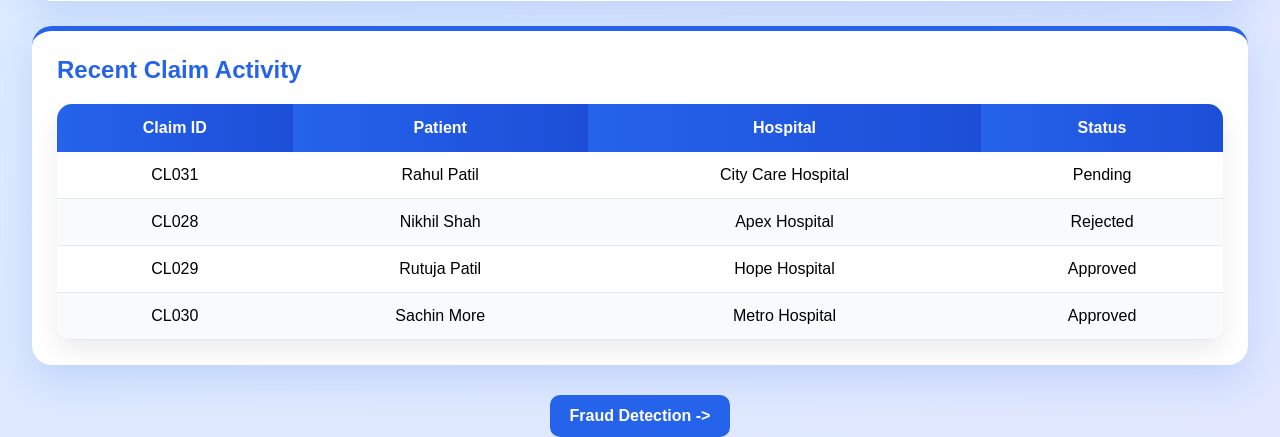
<file: member3_claim_manage/claim_submission.html>
<!DOCTYPE html>
<html lang="en">
<head>
<meta charset="UTF-8">
<meta name="viewport" content="width=device-width, initial-scale=1.0">
<title>Claim Submission</title>

<link rel="stylesheet" href="claim.css">

</head>
<body>

<header class="header">

<div class="logo">
🏥 Healthcare Claims Analytics Portal
</div>


<div class="user-box">

<div class="admin-img">
👩‍💼
</div>

<div>

<h3>Dr.Priya Sharma</h3>

</div>

<button class="logout-btn"onclick="window.location.href='../member1_user_registration/login.html'">
Logout
</button>



</div>

</header>
    
<nav class="navbar">
    <a href="claim_submission.html">Claim Submission</a>
    <a href="claim_tracking.html">Claim Tracking</a>
    <a href="claim_storage.html">Claim Storage</a>
    <a href="claim_details.html">Claim Details</a>
</nav>

<div class="container">

    <h1 class="section-title submission-title">
        Claim Submission Portal
    </h1>

    <div class="stats">

        <div class="stat-box">
            <h2>31</h2>
            <p>Total Claims</p>
        </div>

        <div class="stat-box">
            <h2>20</h2>
            <p>Approved</p>
        </div>

        <div class="stat-box">
            <h2>6</h2>
            <p>Pending</p>
        </div>

        <div class="stat-box">
            <h2>5</h2>
            <p>Rejected</p>
        </div>

    </div>

    <div class="card">

        <h2>Submit New Claim</h2>

        <form id="claimForm">

            <label>Claim ID</label>
            <input type="text"
            class="input-field"
            value="CL031"
            readonly>

            <label>Patient Name</label>
            <input type="text"
            class="input-field"
            value="Rahul Patil"
            readonly>

            <label>Hospital Name</label>
            <input type="text"
            class="input-field"
            value="City Care Hospital"
            readonly>

            <label>Department</label>

            <select class="input-field" disabled>
                <option selected>
                    Cardiology
                </option>
            </select>

            <label>Claim Amount</label>
            <input type="number"
            class="input-field"
            value="85000"
            readonly>

            <label>Treatment Details</label>

            <textarea rows="5" readonly>
Patient diagnosed with Coronary Artery Disease.
Hospitalization Duration: 5 Days.
Treatment completed successfully.
Claim submitted for reimbursement approval.
            </textarea>

            <label>Supporting Document</label>

            <input type="text"
            class="input-field"
            value="Cardiology_Report_CL031.pdf"
            readonly>

            <button type="button" class="btn" onclick="submitClaim()">
                Claim Submitted Successfully
            </button>
            <p id="successMsg" style="display:none;color:green;font-weight:bold;margin-top:15px;">
                ✅ Claim Submitted Successfully!
            </p>

        </form>

    </div>

    <div class="card">

        <h2>Required Documents</h2>

        <ul>
            <li>Medical Bills</li>
            <li>Doctor Prescription</li>
            <li>Hospital Discharge Summary</li>
            <li>Insurance Policy Copy</li>
            <li>Identity Proof</li>
        </ul>

    </div>

    <div class="card">

        <h2>Claim Submission Guidelines</h2>

        <p>
            Submit all documents in PDF format.
            Maximum file size allowed is 5MB.
            Ensure claim details are accurate before submission.
            Incorrect information may result in rejection.
        </p>

    </div>

    <div class="card">

        <h2>Recent Claim Activity</h2>

        <table>

            <thead>

            <tr>
                <th>Claim ID</th>
                <th>Patient</th>
                <th>Hospital</th>
                <th>Status</th>
            </tr>

            </thead>

            <tbody id="activityTable">

            <tr>
                <td>CL031</td>
                <td>Rahul Patil</td>
                <td>City Care Hospital</td>
                <td>Pending</td>
            </tr>

            <tr>
                <td>CL028</td>
                <td>Nikhil Shah</td>
                <td>Apex Hospital</td>
                <td>Rejected</td>
            </tr>

            <tr>
                <td>CL029</td>
                <td>Rutuja Patil</td>
                <td>Hope Hospital</td>
                <td>Approved</td>
            </tr>

            <tr>
                <td>CL030</td>
                <td>Sachin More</td>
                <td>Metro Hospital</td>
                <td>Approved</td>
            </tr>

            </tbody>

        </table>

    </div>

</div>

<div class="bottom-nav">
   <a href="../member4_fraud_detect\frontend\dashboard.html">
        Fraud Detection ->
    </a>
</div>

<script src="claim.js"></script>

</body>
</html>
</file>
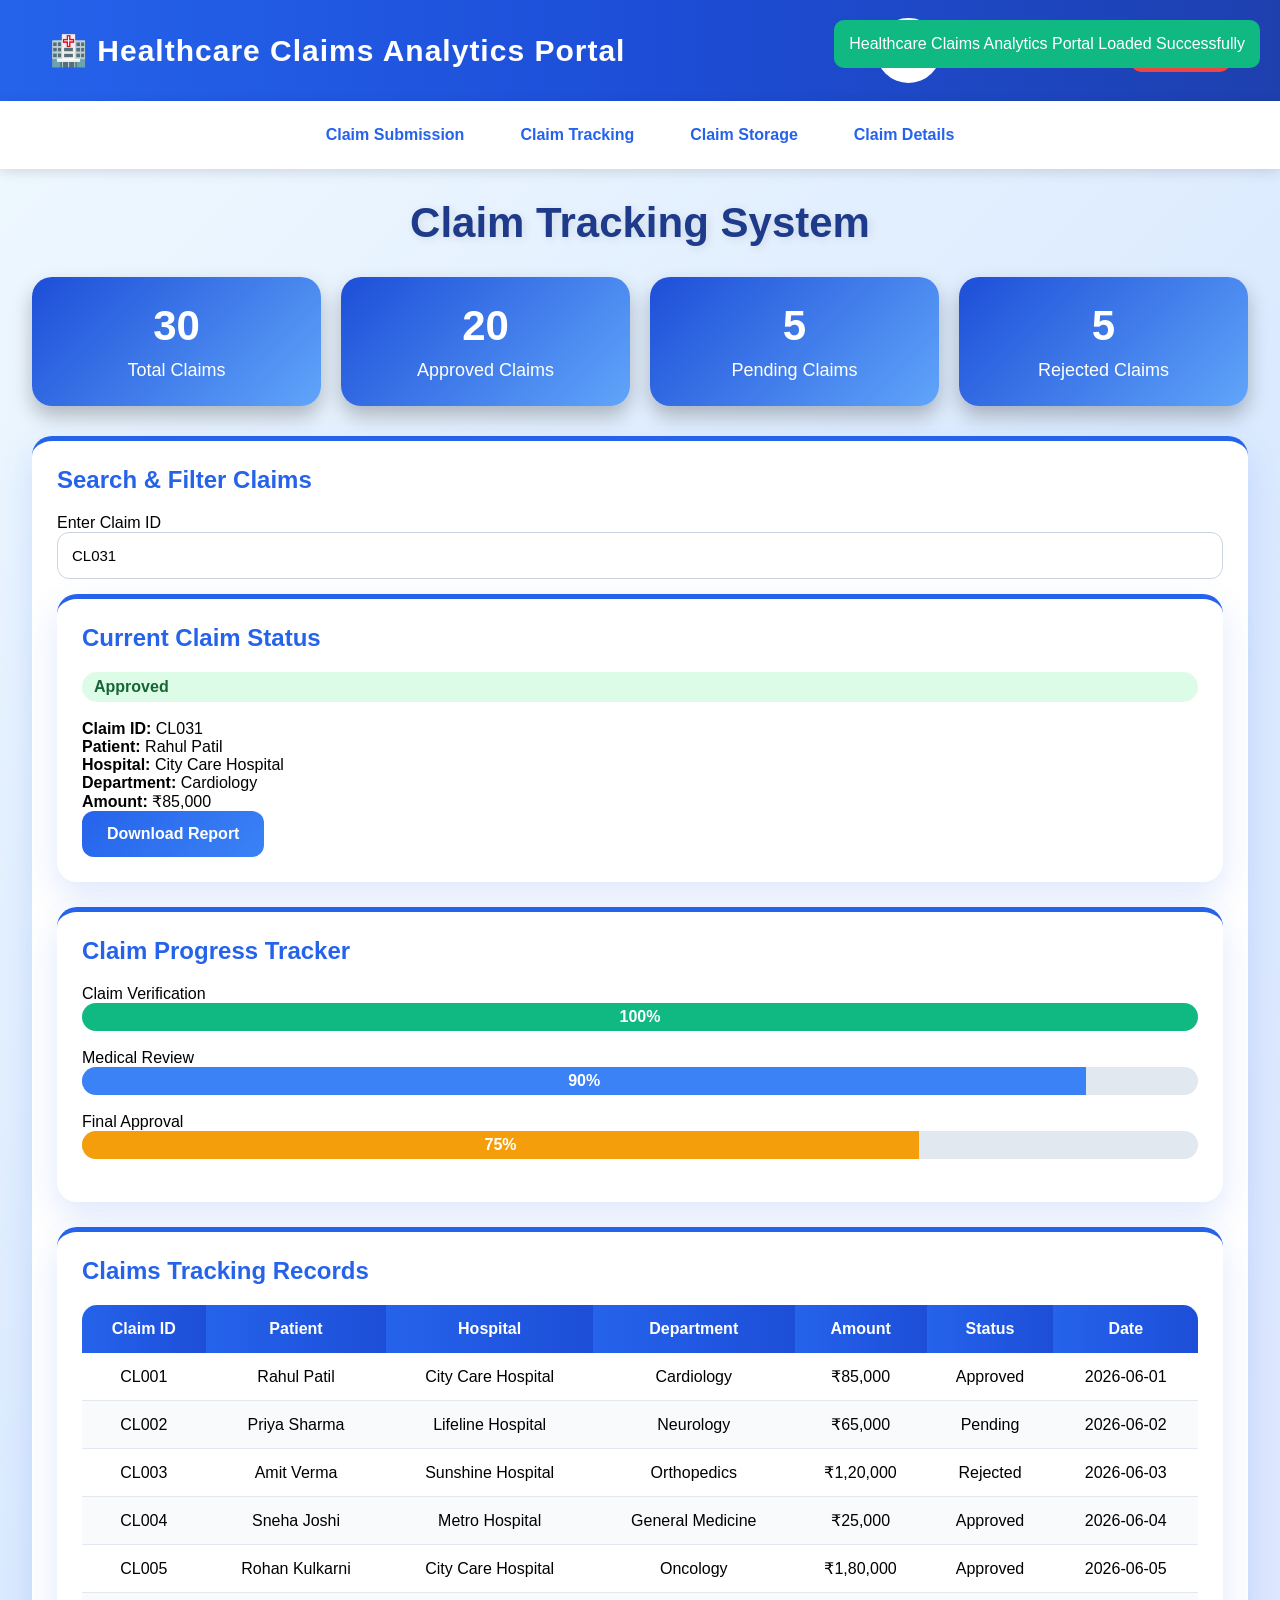
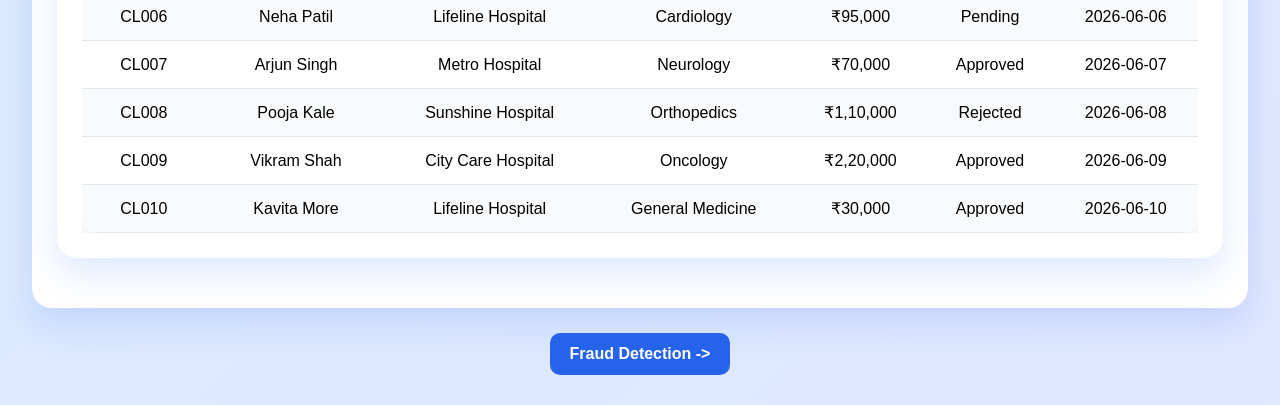
<file: member3_claim_manage/claim_tracking.html>
<!DOCTYPE html>
<html lang="en">
<head>
<meta charset="UTF-8">
<meta name="viewport" content="width=device-width, initial-scale=1.0">
<title>Claim Tracking</title>

<link rel="stylesheet" href="claim.css">

</head>
<body>

<header class="header">

<div class="logo">
🏥 Healthcare Claims Analytics Portal
</div>


<div class="user-box">

<div class="admin-img">
👩‍💼
</div>

<div>

<h3>Dr.Priya Sharma</h3>

</div>

<button class="logout-btn"onclick="window.location.href='../member1_user_registration/login.html'">
Logout
</button>

</div>

</header>

<nav class="navbar">
    <a href="claim_submission.html">Claim Submission</a>
    <a href="claim_tracking.html">Claim Tracking</a>
    <a href="claim_storage.html">Claim Storage</a>
    <a href="claim_details.html">Claim Details</a>
</nav>

<div class="container">

<h1 class="section-title">Claim Tracking System</h1>

<div class="stats">

<div class="stat-box">
<h2>30</h2>
<p>Total Claims</p>
</div>

<div class="stat-box">
<h2>20</h2>
<p>Approved Claims</p>
</div>

<div class="stat-box">
<h2>5</h2>
<p>Pending Claims</p>
</div>

<div class="stat-box">
<h2>5</h2>
<p>Rejected Claims</p>
</div>

</div>

<div class="card">

<h2>Search & Filter Claims</h2>

<label>Enter Claim ID</label>

<input type="text"
class="input-field"
id="claimSearch"
value="CL031"
readonly>


<div class="card">

<h2>Current Claim Status</h2>

<div class="status-approved">
Approved
</div>

<br>

<p><b>Claim ID:</b> CL031</p>
<p><b>Patient:</b> Rahul Patil</p>
<p><b>Hospital:</b> City Care Hospital</p>
<p><b>Department:</b> Cardiology</p>
<p><b>Amount:</b> ₹85,000</p>

<button class="btn" onclick="downloadReport()">
Download Report
</button>

</div>    



<div class="card">

<h2>Claim Progress Tracker</h2>

<div class="progress-card">

<p>Claim Verification</p>
<div class="progress-bar">
<div class="progress-fill verify">100%</div>
</div>

<p>Medical Review</p>
<div class="progress-bar">
<div class="progress-fill review">90%</div>
</div>

<p>Final Approval</p>
<div class="progress-bar">
<div class="progress-fill approval">75%</div>
</div>

</div>

</div>

<div class="card">

<h2>Claims Tracking Records</h2>

<div class="table-container">

<table id="claimTable">

<thead>

<tr>
<th>Claim ID</th>
<th>Patient</th>
<th>Hospital</th>
<th>Department</th>
<th>Amount</th>
<th>Status</th>
<th>Date</th>
</tr>

</thead>

<tbody>

<tr><td>CL001</td><td>Rahul Patil</td><td>City Care Hospital</td><td>Cardiology</td><td>₹85,000</td><td>Approved</td><td>2026-06-01</td></tr>
<tr><td>CL002</td><td>Priya Sharma</td><td>Lifeline Hospital</td><td>Neurology</td><td>₹65,000</td><td>Pending</td><td>2026-06-02</td></tr>
<tr><td>CL003</td><td>Amit Verma</td><td>Sunshine Hospital</td><td>Orthopedics</td><td>₹1,20,000</td><td>Rejected</td><td>2026-06-03</td></tr>
<tr><td>CL004</td><td>Sneha Joshi</td><td>Metro Hospital</td><td>General Medicine</td><td>₹25,000</td><td>Approved</td><td>2026-06-04</td></tr>
<tr><td>CL005</td><td>Rohan Kulkarni</td><td>City Care Hospital</td><td>Oncology</td><td>₹1,80,000</td><td>Approved</td><td>2026-06-05</td></tr>
<tr><td>CL006</td><td>Neha Patil</td><td>Lifeline Hospital</td><td>Cardiology</td><td>₹95,000</td><td>Pending</td><td>2026-06-06</td></tr>
<tr><td>CL007</td><td>Arjun Singh</td><td>Metro Hospital</td><td>Neurology</td><td>₹70,000</td><td>Approved</td><td>2026-06-07</td></tr>
<tr><td>CL008</td><td>Pooja Kale</td><td>Sunshine Hospital</td><td>Orthopedics</td><td>₹1,10,000</td><td>Rejected</td><td>2026-06-08</td></tr>
<tr><td>CL009</td><td>Vikram Shah</td><td>City Care Hospital</td><td>Oncology</td><td>₹2,20,000</td><td>Approved</td><td>2026-06-09</td></tr>
<tr><td>CL010</td><td>Kavita More</td><td>Lifeline Hospital</td><td>General Medicine</td><td>₹30,000</td><td>Approved</td><td>2026-06-10</td></tr>

</tbody>

</table>

</div>

</div>

</div>

<div class="bottom-nav">
   <a href="../member4_fraud_detect\frontend\dashboard.html">
        Fraud Detection ->
    </a>
</div>

<script src="claim.js"></script>

</body>
</html>
</file>
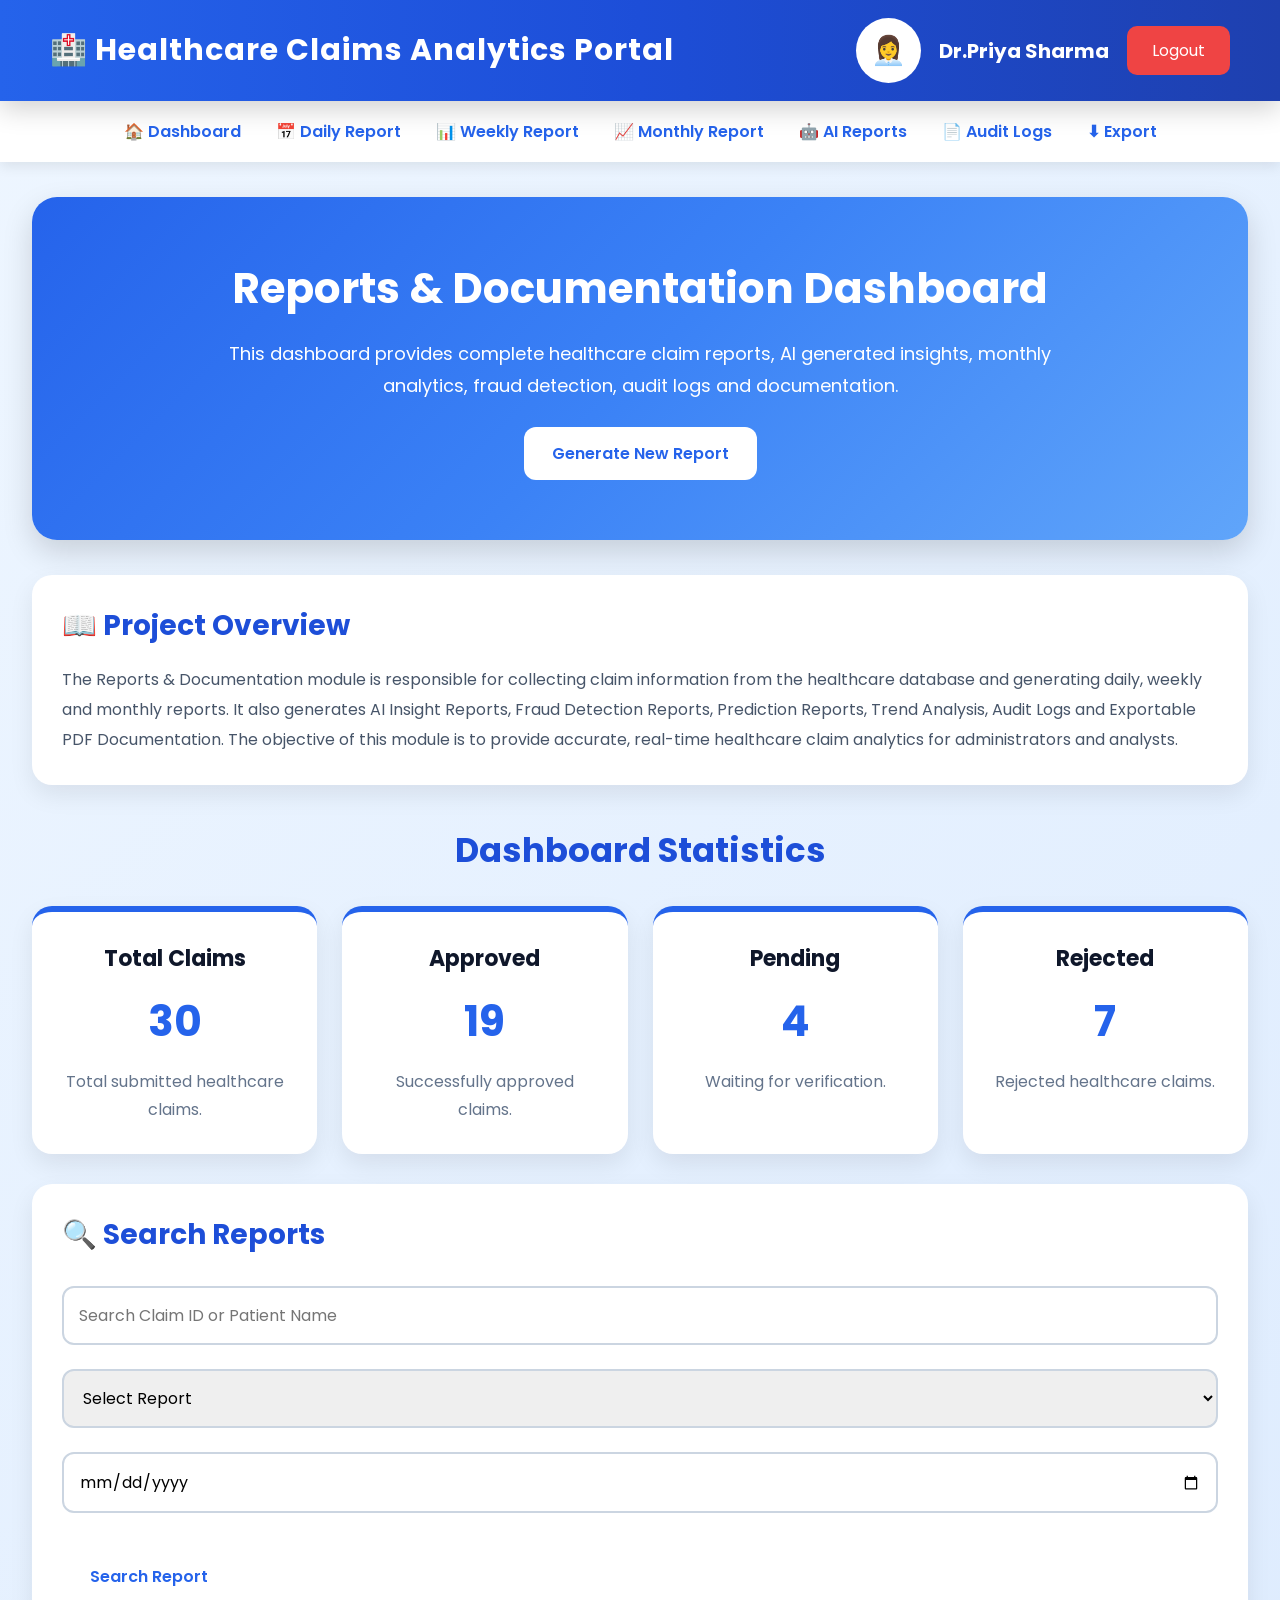
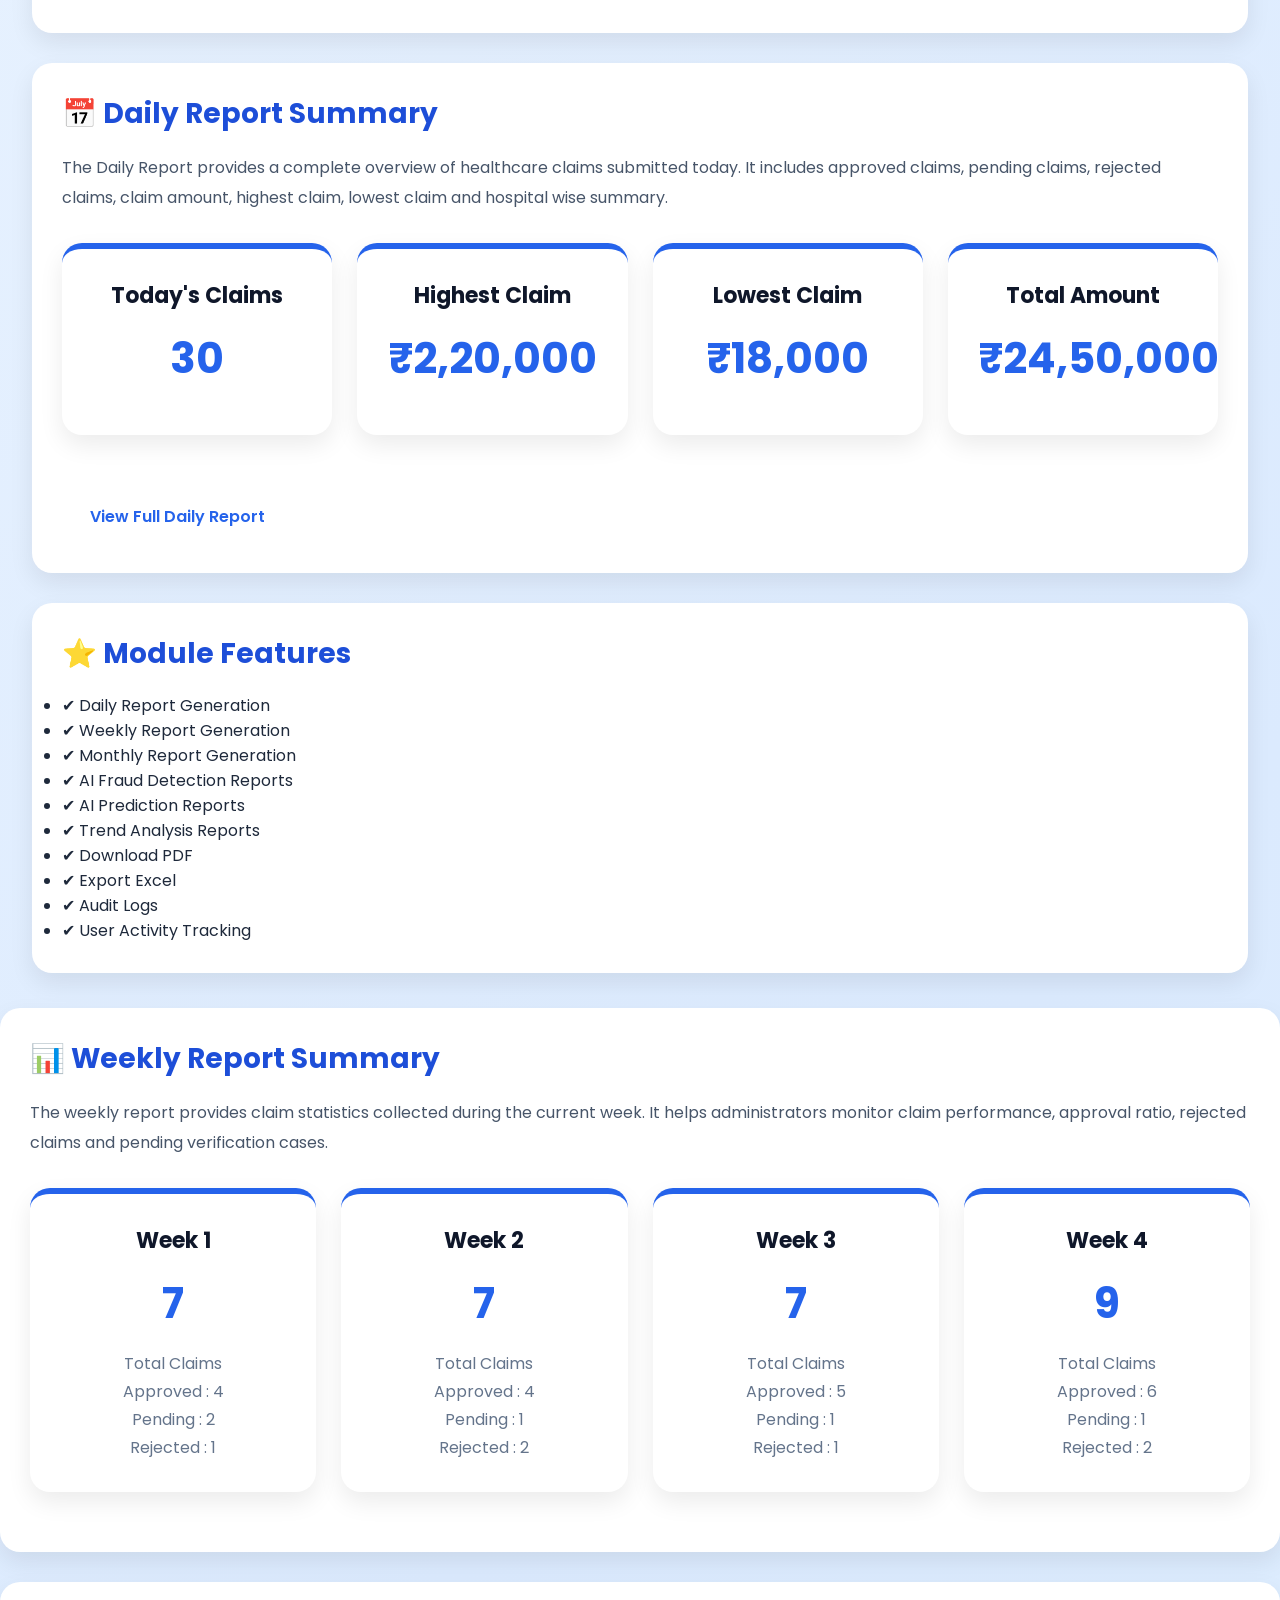
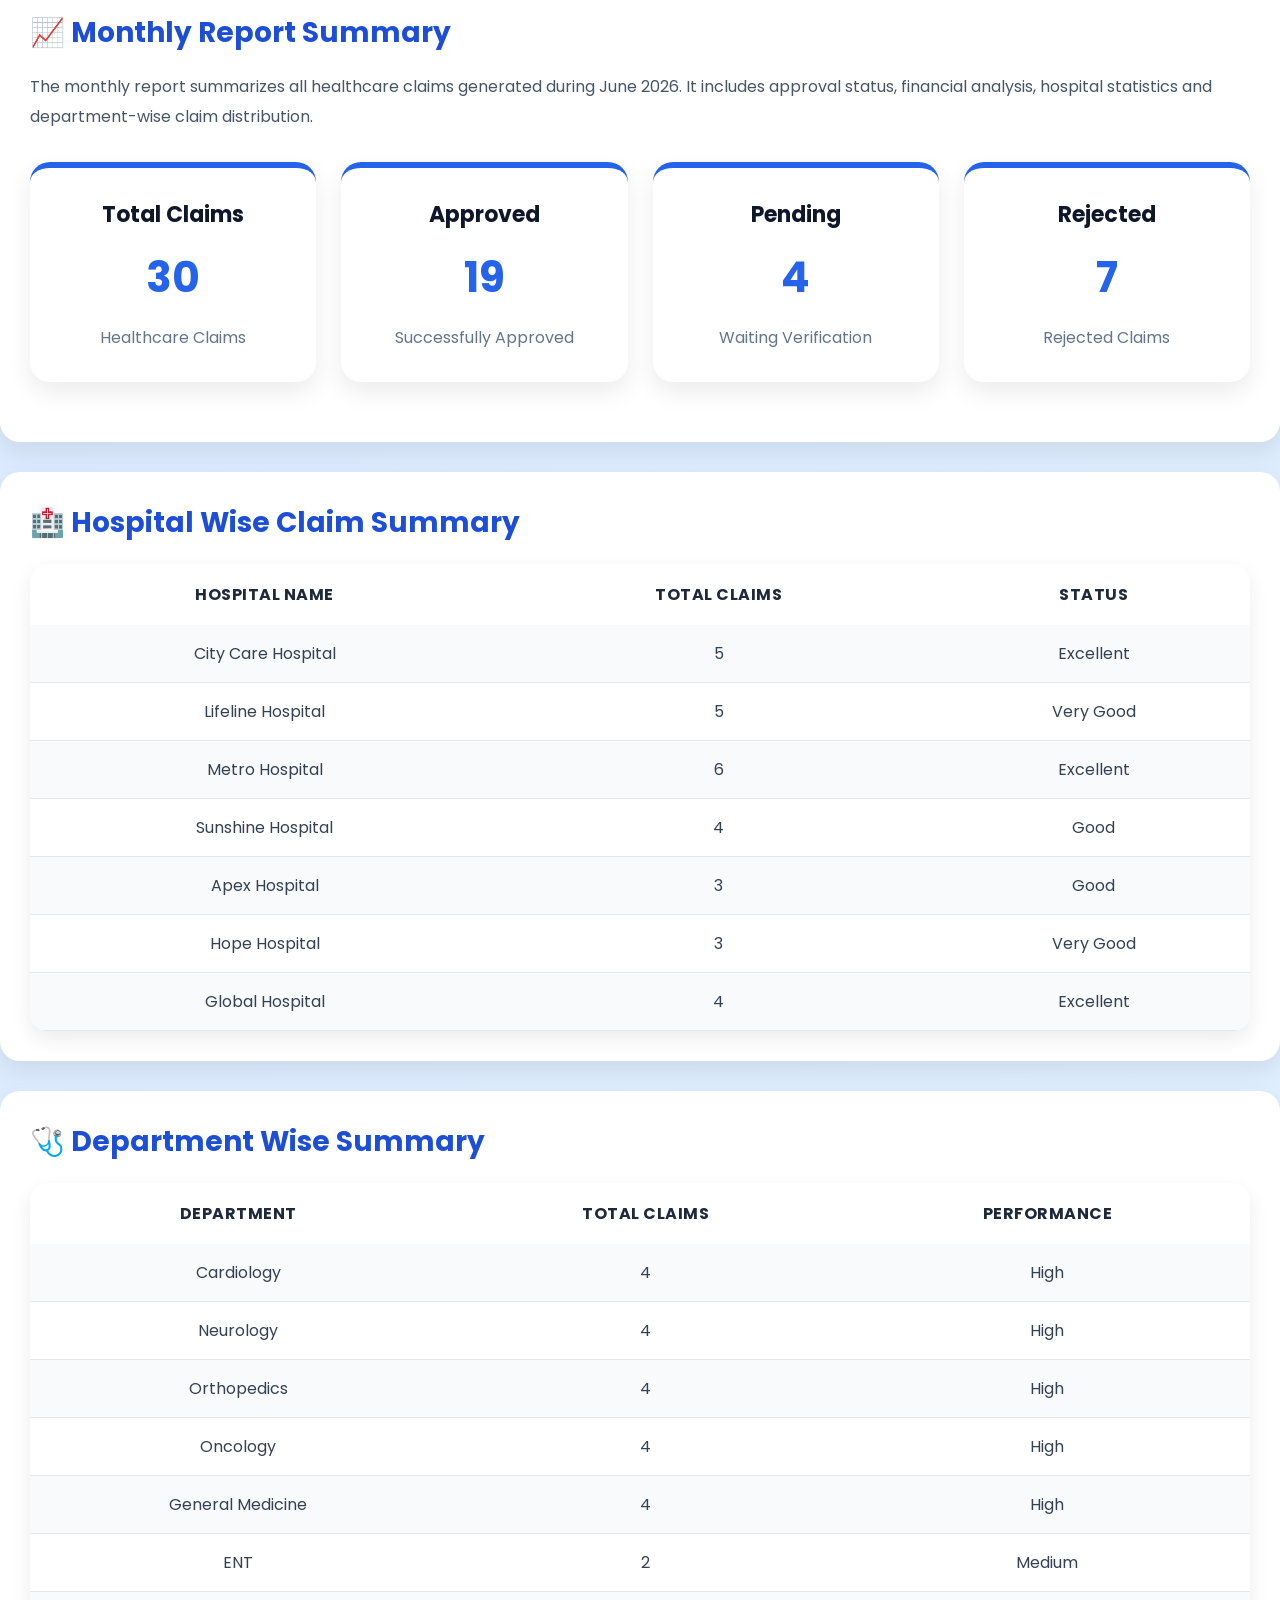
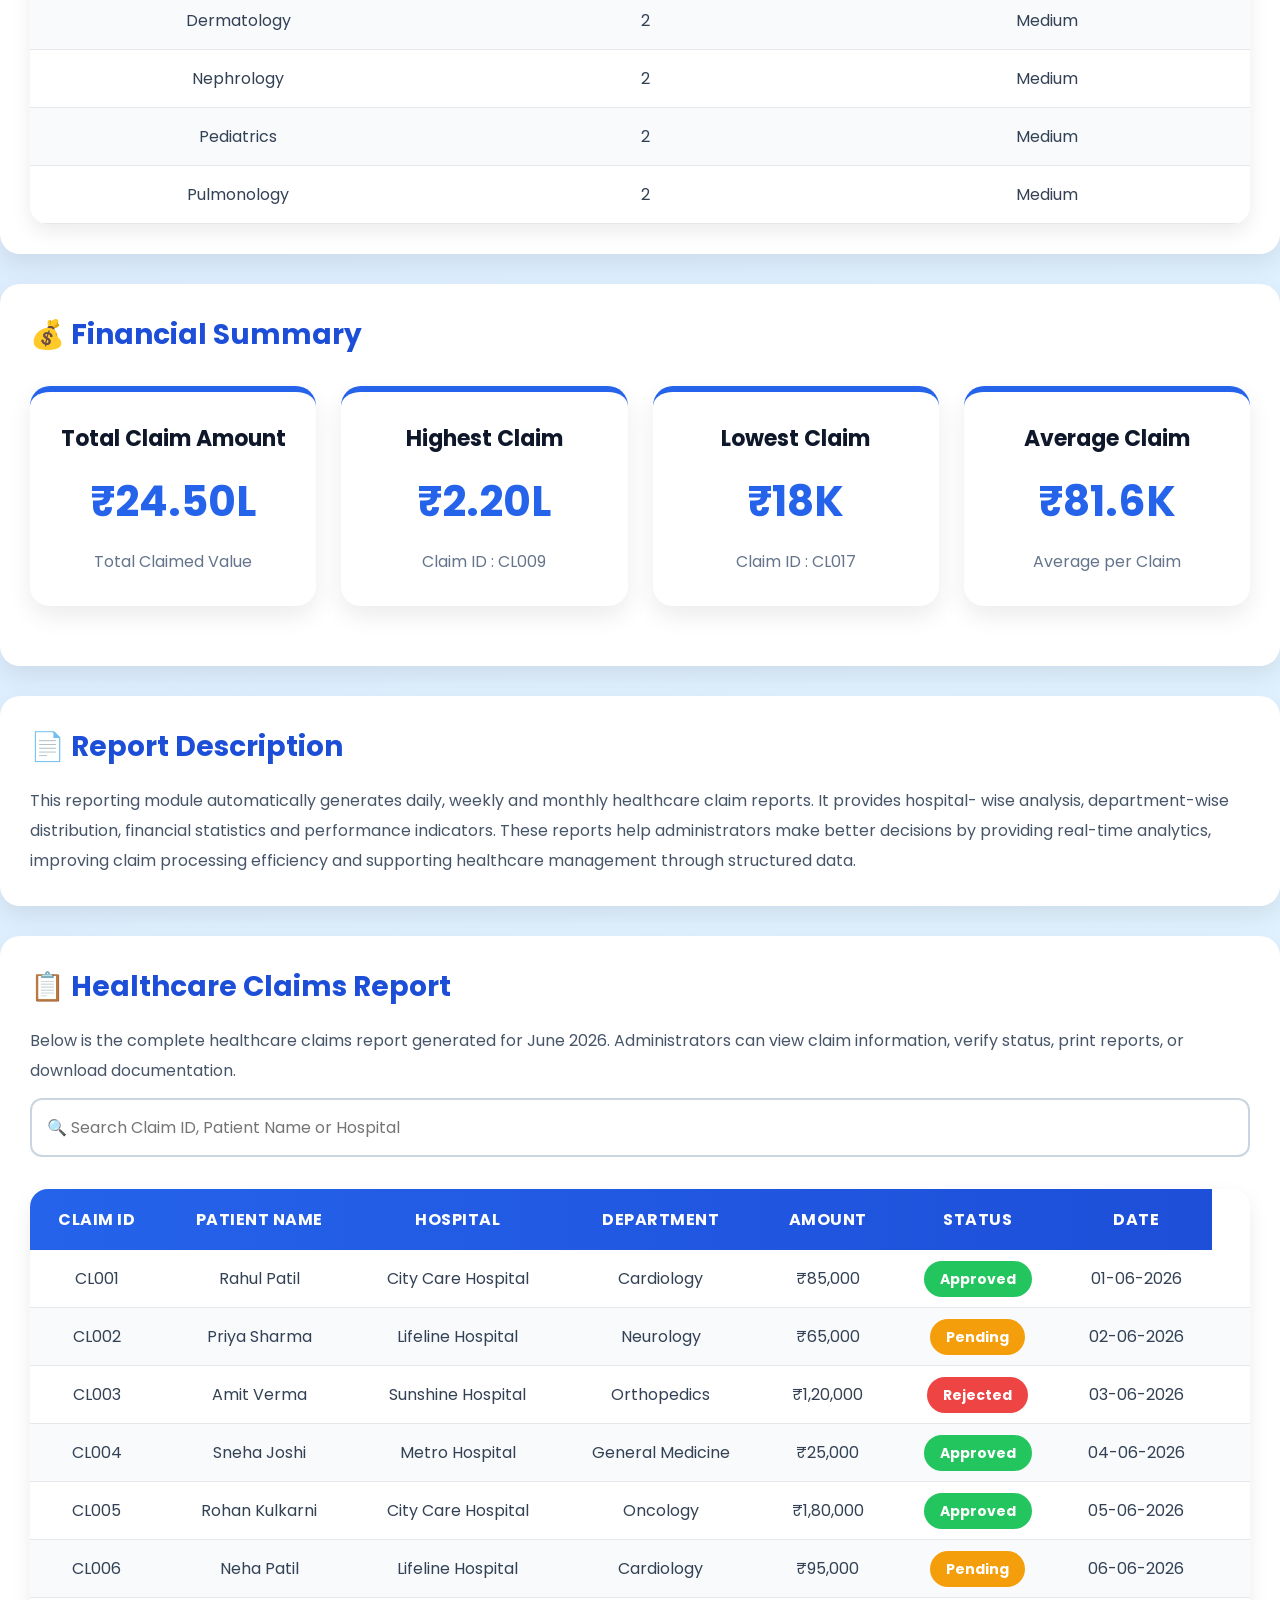
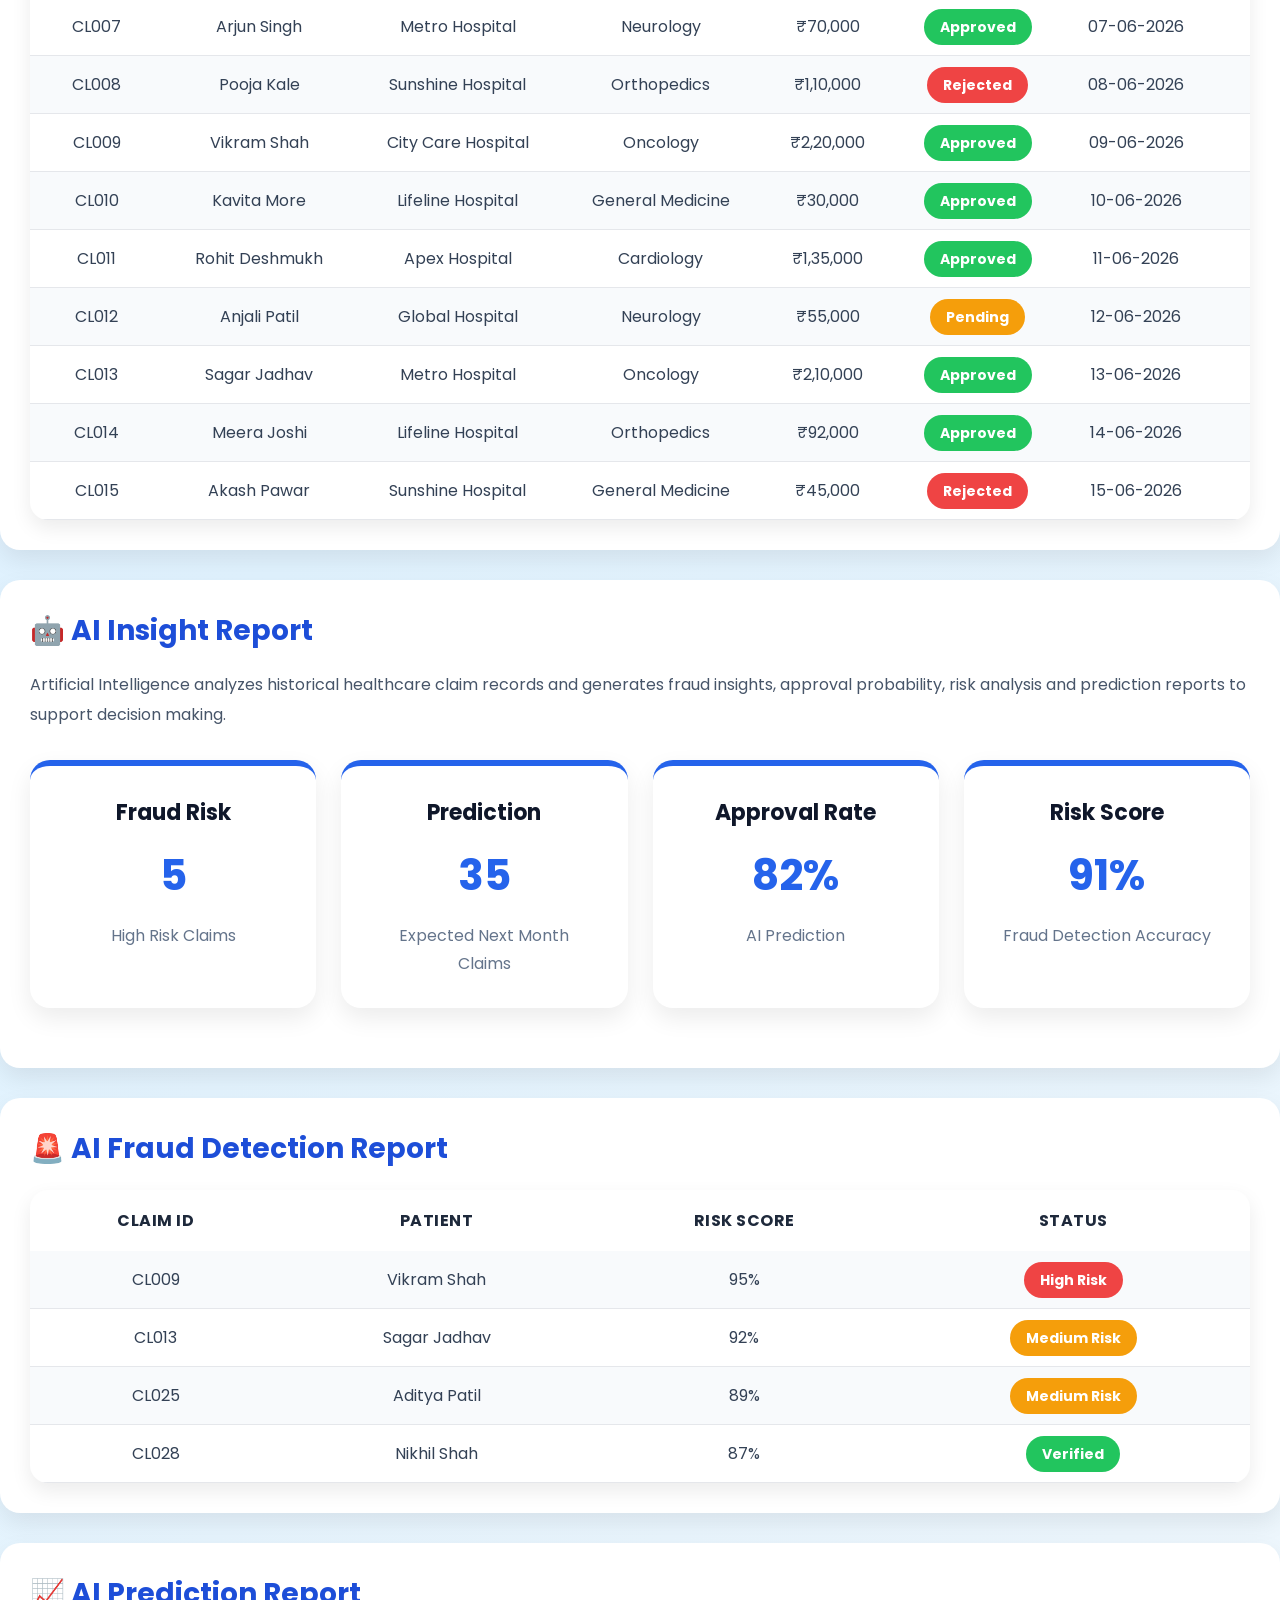
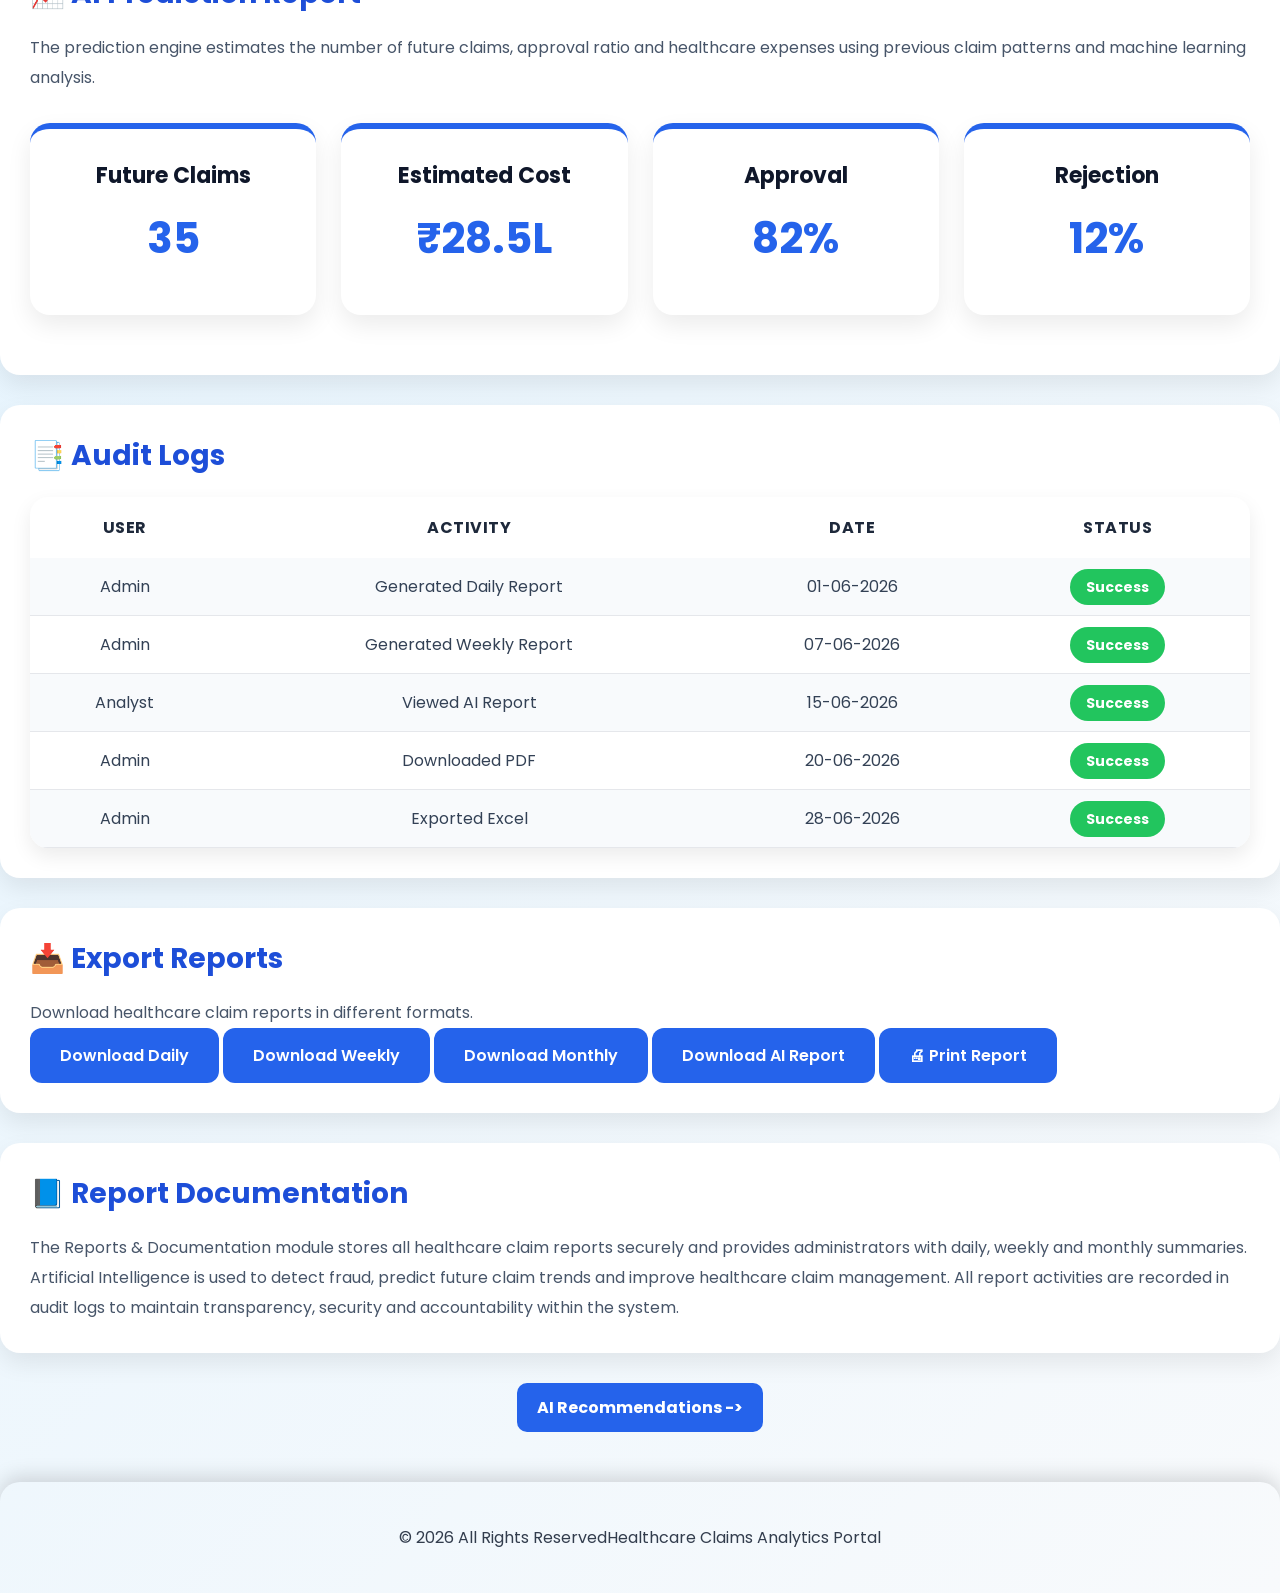
<file: member7_reports_document/report.html>
<!DOCTYPE html>
<html lang="en">

   
<head>
<meta charset="UTF-8">
<meta name="viewport" content="width=device-width, initial-scale=1.0">
<title>Healthcare Claims Analytics Portal</title>

<link rel="stylesheet" href="report.css">
<script src="report.js" defer></script>

</head>

<body>

<!-- ================= HEADER ================= -->

<header class="header">

<div class="logo">
🏥 Healthcare Claims Analytics Portal
</div>


<div class="user-box">

<div class="admin-img">
👩‍💼
</div>

<div>

<h3>Dr.Priya Sharma</h3>

</div>

<button class="logout-btn"onclick="window.location.href='../member1_user_registration/login.html'">
Logout
</button>

</div>

</header>

<!-- ================= NAVIGATION ================= -->

<nav class="navbar">

<ul>

<li><a href="#dashboard">🏠 Dashboard</a></li>
<li><a href="#daily">📅 Daily Report</a></li>
<li><a href="#weekly">📊 Weekly Report</a></li>
<li><a href="#monthly">📈 Monthly Report</a></li>
<li><a href="#ai">🤖 AI Reports</a></li>
<li><a href="#audit">📄 Audit Logs</a></li>
<li><a href="#export">⬇ Export</a></li>

</ul>

</nav>

<!-- ================= MAIN CONTAINER ================= -->

<div class="container" id="dashboard">

<!-- ================= HERO SECTION ================= -->

<section class="hero">

<h1>
Reports & Documentation Dashboard
</h1>

<p>

This dashboard provides complete healthcare claim reports,
AI generated insights, monthly analytics, fraud detection,
audit logs and documentation.

</p>

<button class="btn"onclick="generateReport()">
Generate New Report
</button>

</section>

<!-- ================= THEORY ================= -->

<div class="card">

<h2>
📖 Project Overview
</h2>

<p>

The Reports & Documentation module is responsible for
collecting claim information from the healthcare database
and generating daily, weekly and monthly reports.

It also generates AI Insight Reports,
Fraud Detection Reports,
Prediction Reports,
Trend Analysis,
Audit Logs
and Exportable PDF Documentation.

The objective of this module is to provide accurate,
real-time healthcare claim analytics
for administrators and analysts.

</p>

</div>

<!-- ================= DASHBOARD STATS ================= -->

<h2 class="section-title">

Dashboard Statistics

</h2>

<div class="stats">

<div class="stat-box">

<h3>Total Claims</h3>

<h1>
30
</h1>

<p>

Total submitted healthcare claims.

</p>

</div>

<div class="stat-box">

<h3>Approved</h3>

<h1>

19

</h1>

<p>

Successfully approved claims.

</p>

</div>

<div class="stat-box">

<h3>Pending</h3>

<h1>

4

</h1>

<p>

Waiting for verification.

</p>

</div>

<div class="stat-box">

<h3>Rejected</h3>

<h1>

7

</h1>

<p>

Rejected healthcare claims.

</p>

</div>

</div>

<!-- ================= REPORT SEARCH ================= -->

<div class="card">

<h2>

🔍 Search Reports

</h2>

<input
type="text"
placeholder="Search Claim ID or Patient Name"
class="input-field">

<select class="input-field">

<option>
Select Report
</option>

<option>
Daily Report
</option>

<option>
Weekly Report
</option>

<option>
Monthly Report
</option>

<option>
Fraud Report
</option>

<option>
Prediction Report
</option>

</select>

<input
type="date"
class="input-field">

<button class="btn">

Search Report

</button>

</div>

<!-- ================= DAILY REPORT ================= -->

<div class="card" id="daily">

<h2>

📅 Daily Report Summary

</h2>

<p>

The Daily Report provides a complete overview of
healthcare claims submitted today.

It includes approved claims,
pending claims,
rejected claims,
claim amount,
highest claim,
lowest claim
and hospital wise summary.

</p>

<div class="stats">

<div class="stat-box">

<h3>

Today's Claims

</h3>

<h1>

30

</h1>

</div>

<div class="stat-box">

<h3>

Highest Claim

</h3>

<h1>

₹2,20,000

</h1>

</div>

<div class="stat-box">

<h3>

Lowest Claim

</h3>

<h1>

₹18,000

</h1>

</div>

<div class="stat-box">

<h3>

Total Amount

</h3>

<h1>

₹24,50,000

</h1>

</div>

</div>

<button class="btn">

View Full Daily Report

</button>

</div>

<!-- ================= QUICK FEATURES ================= -->

<div class="card">

<h2>

⭐ Module Features

</h2>

<ul>

<li>
✔ Daily Report Generation
</li>

<li>
✔ Weekly Report Generation
</li>

<li>
✔ Monthly Report Generation
</li>

<li>
✔ AI Fraud Detection Reports
</li>

<li>
✔ AI Prediction Reports
</li>

<li>
✔ Trend Analysis Reports
</li>

<li>
✔ Download PDF
</li>

<li>
✔ Export Excel
</li>

<li>
✔ Audit Logs
</li>

<li>
✔ User Activity Tracking
</li>

</ul>

</div>

</div>

</body>
</html>

<!-- ================= WEEKLY REPORT ================= -->

<div class="card" id="weekly">

<h2>📊 Weekly Report Summary</h2>

<p>
The weekly report provides claim statistics collected during
the current week. It helps administrators monitor claim
performance, approval ratio, rejected claims and pending
verification cases.
</p>

<div class="stats">

<div class="stat-box">
<h3>Week 1</h3>
<h1>7</h1>
<p>Total Claims</p>
<p>Approved : 4</p>
<p>Pending : 2</p>
<p>Rejected : 1</p>
</div>

<div class="stat-box">
<h3>Week 2</h3>
<h1>7</h1>
<p>Total Claims</p>
<p>Approved : 4</p>
<p>Pending : 1</p>
<p>Rejected : 2</p>
</div>

<div class="stat-box">
<h3>Week 3</h3>
<h1>7</h1>
<p>Total Claims</p>
<p>Approved : 5</p>
<p>Pending : 1</p>
<p>Rejected : 1</p>
</div>

<div class="stat-box">
<h3>Week 4</h3>
<h1>9</h1>
<p>Total Claims</p>
<p>Approved : 6</p>
<p>Pending : 1</p>
<p>Rejected : 2</p>
</div>

</div>

</div>

<!-- ================= MONTHLY REPORT ================= -->

<div class="card" id="monthly">

<h2>📈 Monthly Report Summary</h2>

<p>
The monthly report summarizes all healthcare claims generated
during June 2026. It includes approval status, financial
analysis, hospital statistics and department-wise claim
distribution.
</p>

<div class="stats">

<div class="stat-box">
<h3>Total Claims</h3>
<h1>30</h1>
<p>Healthcare Claims</p>
</div>

<div class="stat-box">
<h3>Approved</h3>
<h1>19</h1>
<p>Successfully Approved</p>
</div>

<div class="stat-box">
<h3>Pending</h3>
<h1>4</h1>
<p>Waiting Verification</p>
</div>

<div class="stat-box">
<h3>Rejected</h3>
<h1>7</h1>
<p>Rejected Claims</p>
</div>

</div>

</div>

<!-- ================= HOSPITAL SUMMARY ================= -->

<div class="card" id="hospital">

<h2>🏥 Hospital Wise Claim Summary</h2>

<table>

<tr>
<th>Hospital Name</th>
<th>Total Claims</th>
<th>Status</th>
</tr>

<tr>
<td>City Care Hospital</td>
<td>5</td>
<td>Excellent</td>
</tr>

<tr>
<td>Lifeline Hospital</td>
<td>5</td>
<td>Very Good</td>
</tr>

<tr>
<td>Metro Hospital</td>
<td>6</td>
<td>Excellent</td>
</tr>

<tr>
<td>Sunshine Hospital</td>
<td>4</td>
<td>Good</td>
</tr>

<tr>
<td>Apex Hospital</td>
<td>3</td>
<td>Good</td>
</tr>

<tr>
<td>Hope Hospital</td>
<td>3</td>
<td>Very Good</td>
</tr>

<tr>
<td>Global Hospital</td>
<td>4</td>
<td>Excellent</td>
</tr>

</table>

</div>

<!-- ================= DEPARTMENT SUMMARY ================= -->

<div class="card" id="department">

<h2>🩺 Department Wise Summary</h2>

<table>

<tr>
<th>Department</th>
<th>Total Claims</th>
<th>Performance</th>
</tr>

<tr><td>Cardiology</td><td>4</td><td>High</td></tr>
<tr><td>Neurology</td><td>4</td><td>High</td></tr>
<tr><td>Orthopedics</td><td>4</td><td>High</td></tr>
<tr><td>Oncology</td><td>4</td><td>High</td></tr>
<tr><td>General Medicine</td><td>4</td><td>High</td></tr>
<tr><td>ENT</td><td>2</td><td>Medium</td></tr>
<tr><td>Dermatology</td><td>2</td><td>Medium</td></tr>
<tr><td>Nephrology</td><td>2</td><td>Medium</td></tr>
<tr><td>Pediatrics</td><td>2</td><td>Medium</td></tr>
<tr><td>Pulmonology</td><td>2</td><td>Medium</td></tr>

</table>

</div>

<!-- ================= FINANCIAL SUMMARY ================= -->

<div class="card" id="financial">

<h2>💰 Financial Summary</h2>

<div class="stats">

<div class="stat-box">
<h3>Total Claim Amount</h3>
<h1>₹24.50L</h1>
<p>Total Claimed Value</p>
</div>

<div class="stat-box">
<h3>Highest Claim</h3>
<h1>₹2.20L</h1>
<p>Claim ID : CL009</p>
</div>

<div class="stat-box">
<h3>Lowest Claim</h3>
<h1>₹18K</h1>
<p>Claim ID : CL017</p>
</div>

<div class="stat-box">
<h3>Average Claim</h3>
<h1>₹81.6K</h1>
<p>Average per Claim</p>
</div>

</div>

</div>

<!-- ================= REPORT INFORMATION ================= -->

<div class="card" id="report-info">

<h2>📄 Report Description</h2>

<p>
This reporting module automatically generates daily, weekly
and monthly healthcare claim reports. It provides hospital-
wise analysis, department-wise distribution, financial
statistics and performance indicators. These reports help
administrators make better decisions by providing real-time
analytics, improving claim processing efficiency and
supporting healthcare management through structured data.
</p>

</div>

<!-- ================= CLAIMS REPORT TABLE ================= -->

<div class="card" id="claims">

<h2>📋 Healthcare Claims Report</h2>

<p>
Below is the complete healthcare claims report generated for June 2026.
Administrators can view claim information, verify status, print reports,
or download documentation.
</p>

<input type="text" class="input-field"
placeholder="🔍 Search Claim ID, Patient Name or Hospital">

<table>

<thead>

<tr>

<th>Claim ID</th>
<th>Patient Name</th>
<th>Hospital</th>
<th>Department</th>
<th>Amount</th>
<th>Status</th>
<th>Date</th>

</tr>

</thead>

<tbody>

<tr>
<td>CL001</td>
<td>Rahul Patil</td>
<td>City Care Hospital</td>
<td>Cardiology</td>
<td>₹85,000</td>
<td><span class="approved">Approved</span></td>
<td>01-06-2026</td>
<td>

</td>
</tr>

<tr>
<td>CL002</td>
<td>Priya Sharma</td>
<td>Lifeline Hospital</td>
<td>Neurology</td>
<td>₹65,000</td>
<td><span class="pending">Pending</span></td>
<td>02-06-2026</td>
<td>

</td>
</tr>

<tr>
<td>CL003</td>
<td>Amit Verma</td>
<td>Sunshine Hospital</td>
<td>Orthopedics</td>
<td>₹1,20,000</td>
<td><span class="rejected">Rejected</span></td>
<td>03-06-2026</td>
<td>

</td>
</tr>

<tr>
<td>CL004</td>
<td>Sneha Joshi</td>
<td>Metro Hospital</td>
<td>General Medicine</td>
<td>₹25,000</td>
<td><span class="approved">Approved</span></td>
<td>04-06-2026</td>
<td>

</td>
</tr>

<tr>
<td>CL005</td>
<td>Rohan Kulkarni</td>
<td>City Care Hospital</td>
<td>Oncology</td>
<td>₹1,80,000</td>
<td><span class="approved">Approved</span></td>
<td>05-06-2026</td>
<td>

</td>
</tr>

<tr>
<td>CL006</td>
<td>Neha Patil</td>
<td>Lifeline Hospital</td>
<td>Cardiology</td>
<td>₹95,000</td>
<td><span class="pending">Pending</span></td>
<td>06-06-2026</td>
<td>

</td>
</tr>

<tr>
<td>CL007</td>
<td>Arjun Singh</td>
<td>Metro Hospital</td>
<td>Neurology</td>
<td>₹70,000</td>
<td><span class="approved">Approved</span></td>
<td>07-06-2026</td>
<td>

</td>
</tr>

<tr>
<td>CL008</td>
<td>Pooja Kale</td>
<td>Sunshine Hospital</td>
<td>Orthopedics</td>
<td>₹1,10,000</td>
<td><span class="rejected">Rejected</span></td>
<td>08-06-2026</td>
<td>

</td>
</tr>

<tr>
<td>CL009</td>
<td>Vikram Shah</td>
<td>City Care Hospital</td>
<td>Oncology</td>
<td>₹2,20,000</td>
<td><span class="approved">Approved</span></td>
<td>09-06-2026</td>
<td>

</td>
</tr>

<tr>
<td>CL010</td>
<td>Kavita More</td>
<td>Lifeline Hospital</td>
<td>General Medicine</td>
<td>₹30,000</td>
<td><span class="approved">Approved</span></td>
<td>10-06-2026</td>
<td>

</td>
</tr>

<tr>
<td>CL011</td>
<td>Rohit Deshmukh</td>
<td>Apex Hospital</td>
<td>Cardiology</td>
<td>₹1,35,000</td>
<td><span class="approved">Approved</span></td>
<td>11-06-2026</td>
<td>

</td>
</tr>

<tr>
<td>CL012</td>
<td>Anjali Patil</td>
<td>Global Hospital</td>
<td>Neurology</td>
<td>₹55,000</td>
<td><span class="pending">Pending</span></td>
<td>12-06-2026</td>
<td>

</td>
</tr>

<tr>
<td>CL013</td>
<td>Sagar Jadhav</td>
<td>Metro Hospital</td>
<td>Oncology</td>
<td>₹2,10,000</td>
<td><span class="approved">Approved</span></td>
<td>13-06-2026</td>
<td>

</td>
</tr>

<tr>
<td>CL014</td>
<td>Meera Joshi</td>
<td>Lifeline Hospital</td>
<td>Orthopedics</td>
<td>₹92,000</td>
<td><span class="approved">Approved</span></td>
<td>14-06-2026</td>
<td>

</td>
</tr>

<tr>
<td>CL015</td>
<td>Akash Pawar</td>
<td>Sunshine Hospital</td>
<td>General Medicine</td>
<td>₹45,000</td>
<td><span class="rejected">Rejected</span></td>
<td>15-06-2026</td>
<td>

</td>
</tr>

</tbody>

</table>

</div>

<tbody>


<!-- ================= AI INSIGHT REPORT ================= -->

<div class="card" id="ai">

<h2>🤖 AI Insight Report</h2>

<p>
Artificial Intelligence analyzes historical healthcare claim
records and generates fraud insights, approval probability,
risk analysis and prediction reports to support decision making.
</p>

<div class="stats">

<div class="stat-box">
<h3>Fraud Risk</h3>
<h1>5</h1>
<p>High Risk Claims</p>
</div>

<div class="stat-box">
<h3>Prediction</h3>
<h1>35</h1>
<p>Expected Next Month Claims</p>
</div>

<div class="stat-box">
<h3>Approval Rate</h3>
<h1>82%</h1>
<p>AI Prediction</p>
</div>

<div class="stat-box">
<h3>Risk Score</h3>
<h1>91%</h1>
<p>Fraud Detection Accuracy</p>
</div>

</div>

</div>

<!-- ================= FRAUD REPORT ================= -->

<div class="card" id="fraud">

<h2>🚨 AI Fraud Detection Report</h2>

<table>

<tr>
<th>Claim ID</th>
<th>Patient</th>
<th>Risk Score</th>
<th>Status</th>
</tr>

<tr>
<td>CL009</td>
<td>Vikram Shah</td>
<td>95%</td>
<td><span class="rejected">High Risk</span></td>
</tr>

<tr>
<td>CL013</td>
<td>Sagar Jadhav</td>
<td>92%</td>
<td><span class="pending">Medium Risk</span></td>
</tr>

<tr>
<td>CL025</td>
<td>Aditya Patil</td>
<td>89%</td>
<td><span class="pending">Medium Risk</span></td>
</tr>

<tr>
<td>CL028</td>
<td>Nikhil Shah</td>
<td>87%</td>
<td><span class="approved">Verified</span></td>
</tr>

</table>

</div>

<!-- ================= PREDICTION REPORT ================= -->

<div class="card" id="prediction">

<h2>📈 AI Prediction Report</h2>

<p>
The prediction engine estimates the number of future claims,
approval ratio and healthcare expenses using previous claim
patterns and machine learning analysis.
</p>

<div class="stats">

<div class="stat-box">
<h3>Future Claims</h3>
<h1>35</h1>
</div>

<div class="stat-box">
<h3>Estimated Cost</h3>
<h1>₹28.5L</h1>
</div>

<div class="stat-box">
<h3>Approval</h3>
<h1>82%</h1>
</div>

<div class="stat-box">
<h3>Rejection</h3>
<h1>12%</h1>
</div>

</div>

</div>

<!-- ================= AUDIT LOGS ================= -->

<div class="card" id="audit">

<h2>📑 Audit Logs</h2>

<table>

<tr>
<th>User</th>
<th>Activity</th>
<th>Date</th>
<th>Status</th>
</tr>

<tr>
<td>Admin</td>
<td>Generated Daily Report</td>
<td>01-06-2026</td>
<td><span class="approved">Success</span></td>
</tr>

<tr>
<td>Admin</td>
<td>Generated Weekly Report</td>
<td>07-06-2026</td>
<td><span class="approved">Success</span></td>
</tr>

<tr>
<td>Analyst</td>
<td>Viewed AI Report</td>
<td>15-06-2026</td>
<td><span class="approved">Success</span></td>
</tr>

<tr>
<td>Admin</td>
<td>Downloaded PDF</td>
<td>20-06-2026</td>
<td><span class="approved">Success</span></td>
</tr>

<tr>
<td>Admin</td>
<td>Exported Excel</td>
<td>28-06-2026</td>
<td><span class="approved">Success</span></td>
</tr>

</table>

</div>

<!-- ================= DOWNLOAD SECTION ================= -->

<div class="card" id="export">

<h2>📥 Export Reports</h2>

<p>
Download healthcare claim reports in different formats.
</p>

<button class="export-btn" onclick="downloadDailyReport()"> Download Daily </button>

<button class="export-btn" onclick="downloadWeeklyReport()"> Download Weekly </button>

<button class="export-btn" onclick="downloadMonthlyReport()"> Download Monthly </button>

<button class="export-btn" onclick="downloadAIReport()"> Download AI Report</button>

<button class="export-btn" onclick="printReport()">🖨 Print Report</button>

</div>

<!-- ================= ABOUT REPORT ================= -->

<div class="card" id="about">

<h2>📘 Report Documentation</h2>

<p>

The Reports & Documentation module stores all healthcare
claim reports securely and provides administrators with
daily, weekly and monthly summaries. Artificial Intelligence
is used to detect fraud, predict future claim trends and
improve healthcare claim management. All report activities
are recorded in audit logs to maintain transparency,
security and accountability within the system.

</p>

</div>

<div class="bottom-nav">
   <a href="../member8_ai_recommdation\Airecom.html">
        AI Recommendations ->
    </a>
</div>

<!-- ================= FOOTER ================= -->

<footer class="footer" id="footer">

<p>© 2026 All Rights ReservedHealthcare Claims Analytics Portal</p>

</footer>
</file>
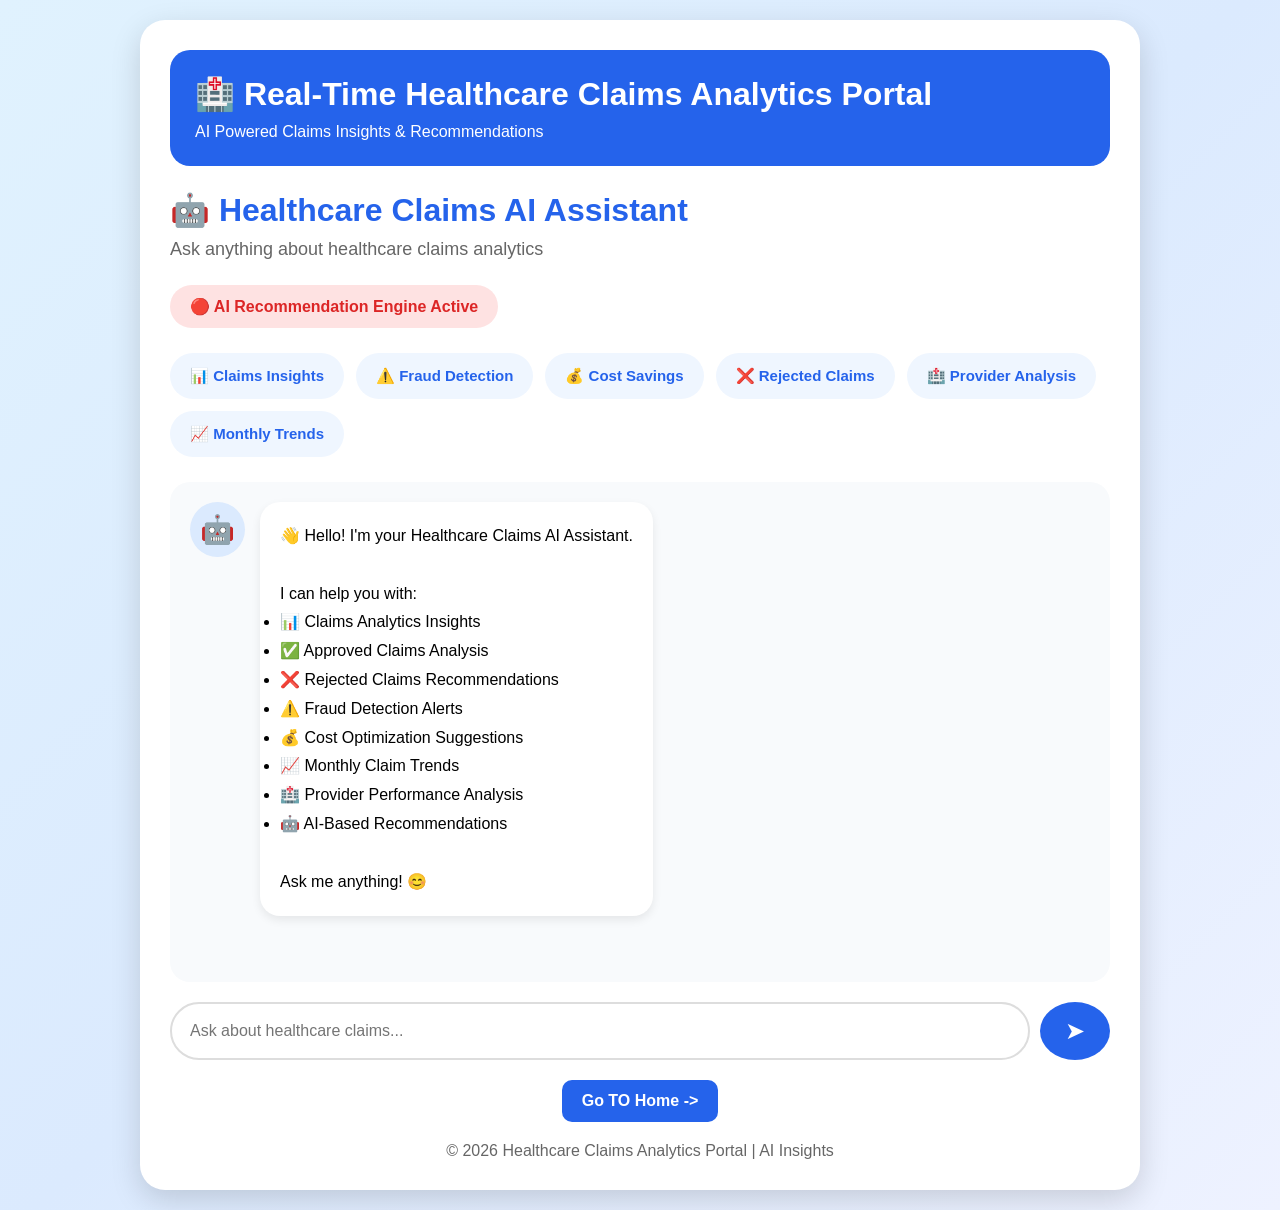
<file: member8_ai_recommdation/Airecom.html>
<!DOCTYPE html>
<html lang="en">
<head>
<meta charset="UTF-8">
<meta name="viewport" content="width=device-width, initial-scale=1.0">

<title>Healthcare Claims AI Assistant</title>

<style>

*{
margin:0;
padding:0;
box-sizing:border-box;
font-family:'Poppins',sans-serif;
}

body{
background:linear-gradient(135deg,#e0f2fe,#dbeafe,#eef2ff);
padding:20px;
}

.container{
max-width:1000px;
margin:auto;
background:white;
padding:30px;
border-radius:25px;
box-shadow:0 10px 30px rgba(0,0,0,0.15);
}

.header{
background:#2563eb;
color:white;
padding:25px;
border-radius:20px;
margin-bottom:25px;
}

.header h1{
font-size:32px;
}

.header p{
margin-top:10px;
font-size:16px;
}

.ai-title{
font-size:32px;
font-weight:bold;
color:#2563eb;
margin-bottom:10px;
}

.ai-subtitle{
font-size:18px;
color:#666;
margin-bottom:25px;
}

.status{
background:#fee2e2;
color:#dc2626;
padding:12px 20px;
border-radius:25px;
display:inline-block;
font-weight:600;
margin-bottom:25px;
}

.quick-buttons{
display:flex;
flex-wrap:wrap;
gap:12px;
margin-bottom:25px;
}

.quick-buttons button{
border:none;
background:#eff6ff;
padding:14px 20px;
border-radius:30px;
font-size:15px;
font-weight:600;
cursor:pointer;
transition:0.3s;
color:#2563eb;
}

.quick-buttons button:hover{
background:#2563eb;
color:white;
transform:translateY(-3px);
}

.chat-container{
background:#f8fafc;
padding:20px;
border-radius:20px;
height:500px;
overflow-y:auto;
margin-bottom:20px;
}

.bot-message{
display:flex;
margin-bottom:20px;
}

.bot-icon{
width:55px;
height:55px;
background:#dbeafe;
border-radius:50%;
display:flex;
justify-content:center;
align-items:center;
font-size:28px;
margin-right:15px;
}

.message{
background:white;
padding:20px;
border-radius:20px;
max-width:80%;
box-shadow:0 4px 10px rgba(0,0,0,0.08);
line-height:1.8;
font-size:16px;
}

.user-message{
text-align:right;
margin:15px 0;
}

.user-message span{
background:#2563eb;
color:white;
padding:12px 18px;
border-radius:20px;
display:inline-block;
}

.input-area{
display:flex;
gap:10px;
}

.input-area input{
flex:1;
padding:18px;
border-radius:35px;
border:2px solid #ddd;
font-size:16px;
outline:none;
}

.input-area button{
width:70px;
border:none;
border-radius:50%;
background:#2563eb;
color:white;
font-size:24px;
cursor:pointer;
}

.footer{
text-align:center;
margin-top:20px;
color:#666;
}

.bottom-nav {
            margin-top: 20px;
            text-align: center;
        }

        .bottom-nav a {
            display: inline-block;
            background: #2563eb;
            color: white;
            padding: 12px 20px;
            border-radius: 10px;
            text-decoration: none;
            font-weight: bold;
            transition: 0.3s;
        }

        .bottom-nav a:hover {
            background: #1d4ed8;
            transform: scale(1.05);
        }

</style>
</head>

<body>

<div class="container">

<div class="header">
<h1>🏥 Real-Time Healthcare Claims Analytics Portal</h1>
<p>AI Powered Claims Insights & Recommendations</p>
</div>

<h2 class="ai-title">🤖 Healthcare Claims AI Assistant</h2>

<p class="ai-subtitle">
Ask anything about healthcare claims analytics
</p>

<div class="status">
🔴 AI Recommendation Engine Active
</div>

<div class="quick-buttons">

<button onclick="quickAsk('Claims Insights')">
📊 Claims Insights
</button>

<button onclick="quickAsk('Fraud Detection')">
⚠️ Fraud Detection
</button>

<button onclick="quickAsk('Cost Savings')">
💰 Cost Savings
</button>

<button onclick="quickAsk('Rejected Claims')">
❌ Rejected Claims
</button>

<button onclick="quickAsk('Provider Analysis')">
🏥 Provider Analysis
</button>

<button onclick="quickAsk('Monthly Trends')">
📈 Monthly Trends
</button>

</div>

<div class="chat-container" id="chatBox">

<div class="bot-message">
<div class="bot-icon">🤖</div>

<div class="message">

👋 Hello! I'm your Healthcare Claims AI Assistant.

<br><br>

I can help you with:

<ul>
<li>📊 Claims Analytics Insights</li>
<li>✅ Approved Claims Analysis</li>
<li>❌ Rejected Claims Recommendations</li>
<li>⚠️ Fraud Detection Alerts</li>
<li>💰 Cost Optimization Suggestions</li>
<li>📈 Monthly Claim Trends</li>
<li>🏥 Provider Performance Analysis</li>
<li>🤖 AI-Based Recommendations</li>
</ul>

<br>

Ask me anything! 😊

</div>
</div>

</div>

<div class="input-area">

<input
type="text"
id="userInput"
placeholder="Ask about healthcare claims..."
>

<button onclick="sendMessage()">➤</button>

</div>

<div class="bottom-nav">
   <a href="../member1_user_registration\admin.html">
        Go TO Home ->
    </a>
</div>


<div class="footer">
© 2026 Healthcare Claims Analytics Portal | AI Insights
</div>

</div>

<script>

function quickAsk(text){
document.getElementById("userInput").value=text;
sendMessage();
}

function getAIResponse(question){

question=question.toLowerCase();

if(question.includes("claims")){
return "📊 Total Claims: 12,450 | Approved: 10,850 | Rejected: 1,600. Claim processing performance is excellent.";
}

if(question.includes("approved")){
return "✅ Approval Rate: 87%. Average approval time is 2.8 days.";
}

if(question.includes("rejected")){
return "❌ Rejection Rate: 13%. Major reasons include Missing Documents, Invalid Codes and Eligibility Issues.";
}

if(question.includes("fraud")){
return "⚠️ AI Alert: 12 suspicious claims detected. Duplicate billing patterns found in provider submissions.";
}

if(question.includes("cost")){
return "💰 Estimated Savings: ₹4.5 Lakhs. Recommendation: Reduce duplicate claims and automate verification.";
}

if(question.includes("provider")){
return "🏥 Top Provider: Apollo Hospital. Approval Rate: 94%. Average settlement time: 2 days.";
}

if(question.includes("trend")){
return "📈 Monthly Trend: Claims increased by 18% compared to last month. Approval rate improved by 5%.";
}

return "🤖 AI Recommendation: Healthcare claim performance is stable. Focus on reducing rejection rates and monitoring fraud risks.";
}

function sendMessage(){

let input=document.getElementById("userInput");

let text=input.value.trim();

if(text==="") return;

let chat=document.getElementById("chatBox");

chat.innerHTML+=`
<div class="user-message">
<span>${text}</span>
</div>
`;

let response=getAIResponse(text);

chat.innerHTML+=`
<div class="bot-message">
<div class="bot-icon">🤖</div>
<div class="message">${response}</div>
</div>
`;

input.value="";

chat.scrollTop=chat.scrollHeight;

}

document.getElementById("userInput")
.addEventListener("keypress",function(e){

if(e.key==="Enter"){
sendMessage();
}

});



</script>

</body>
</html>
</file>
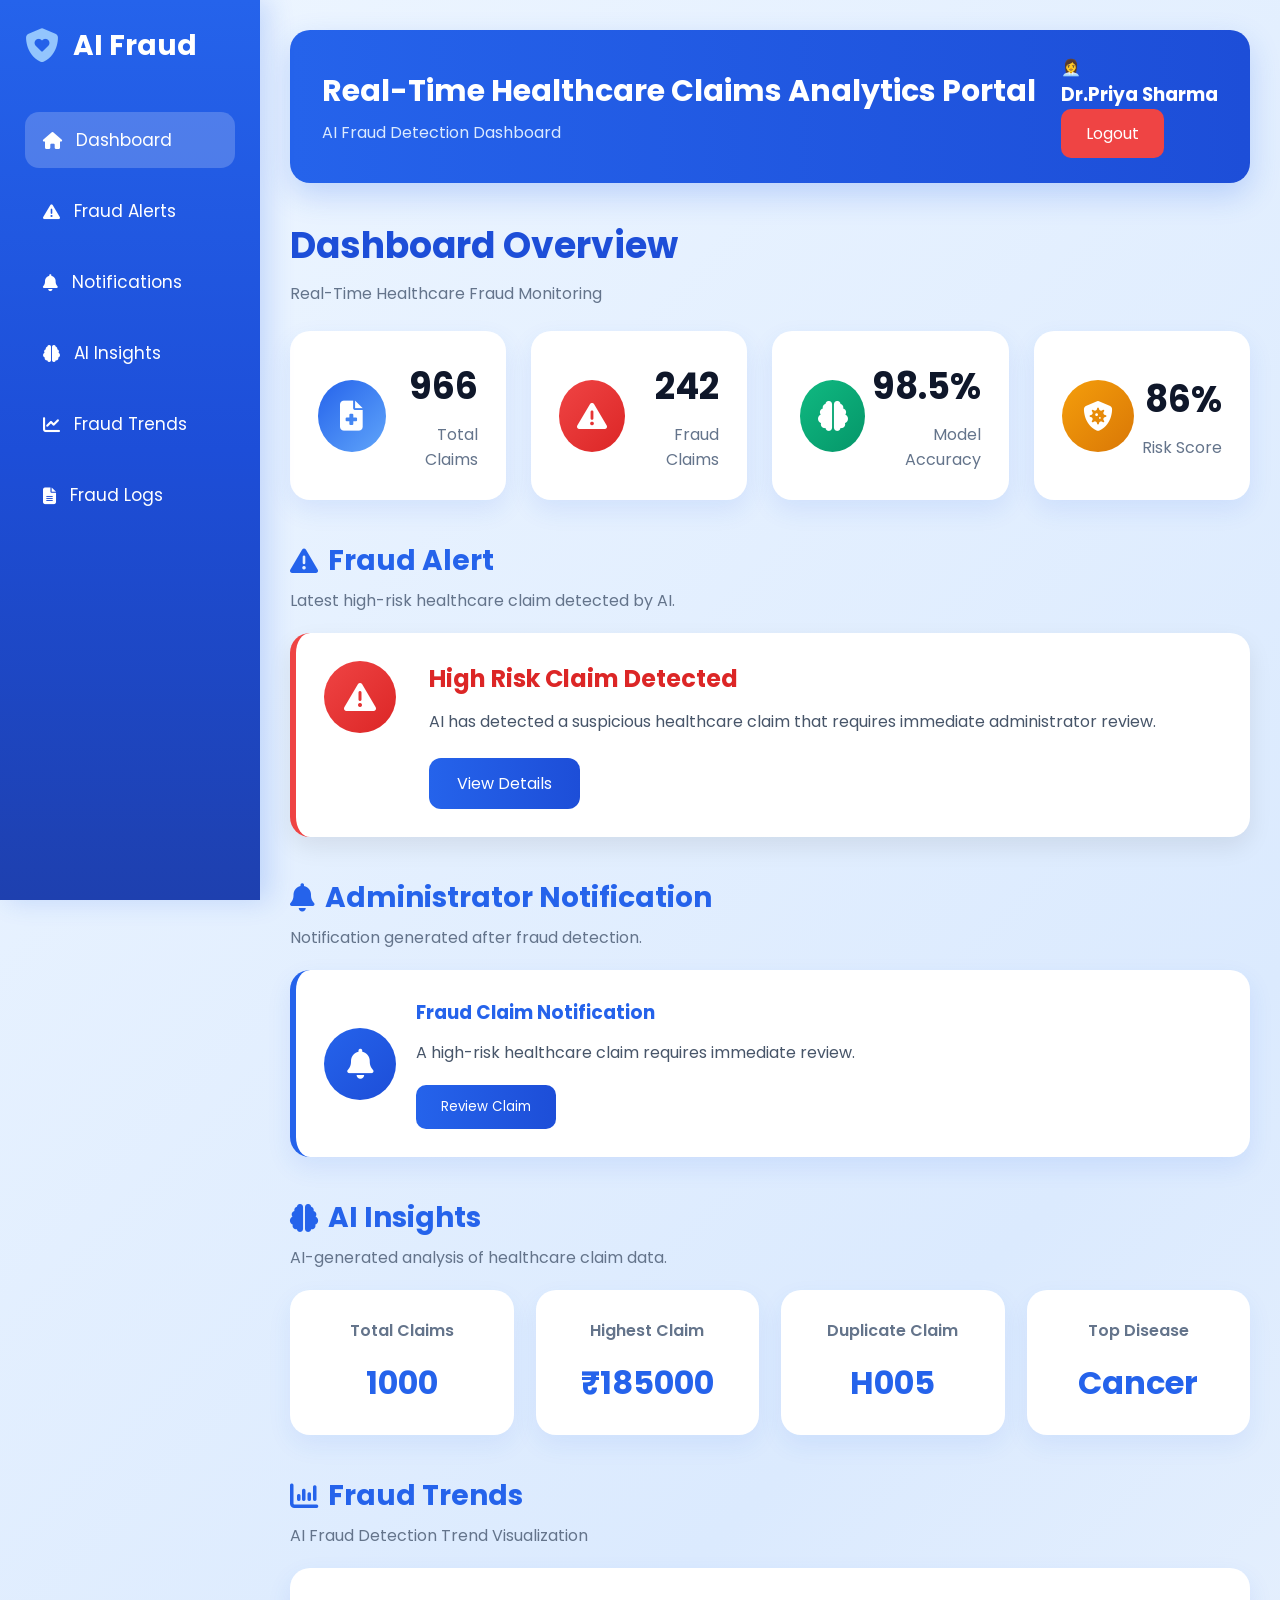
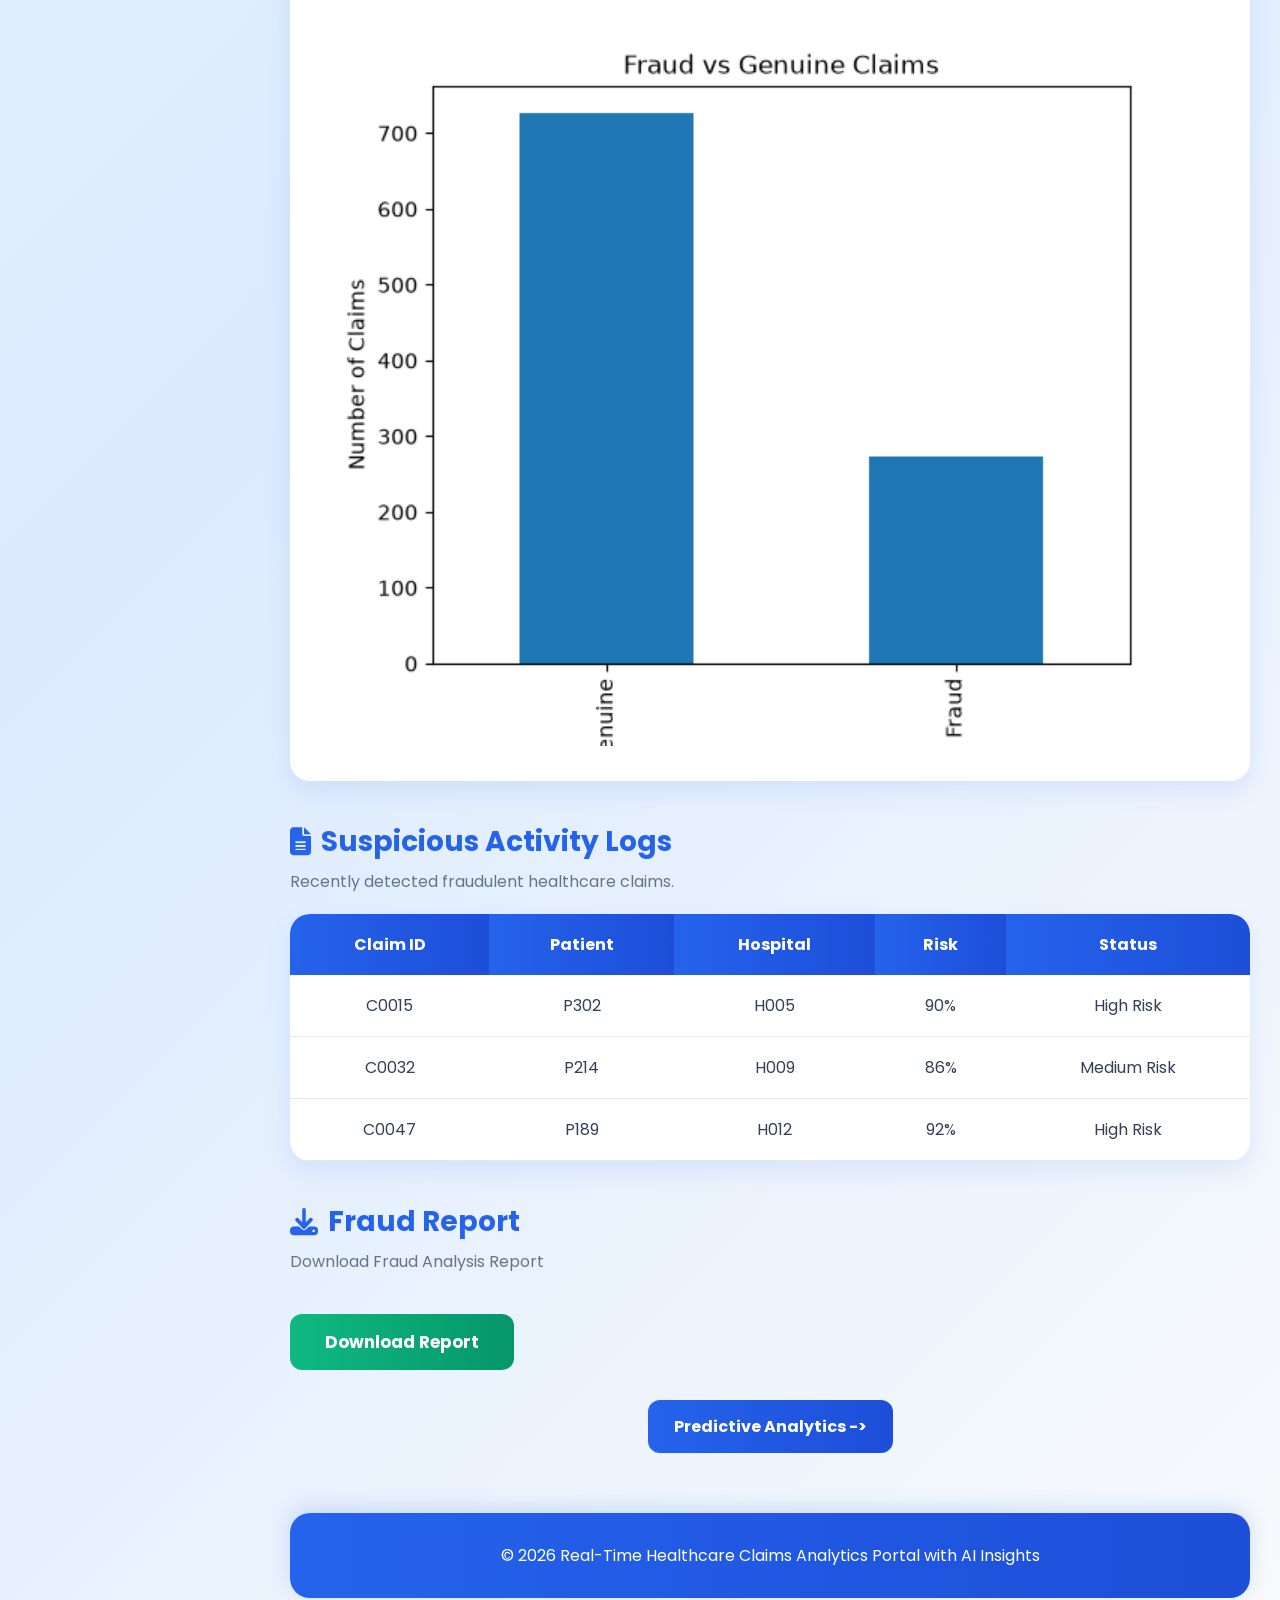
<file: member4_fraud_detect/frontend/dashboard.html>
<!DOCTYPE html>
<html lang="en">

<head>

    <meta charset="UTF-8">

    <meta name="viewport" content="width=device-width, initial-scale=1.0">

    <title>AI Fraud Detection Dashboard</title>

    <link rel="stylesheet" href="style.css">

    <!-- Font Awesome -->

    <link rel="stylesheet"
        href="https://cdnjs.cloudflare.com/ajax/libs/font-awesome/6.5.2/css/all.min.css">

</head>

<body>

    
    <!-- ========================= SIDEBAR ========================= -->

    <aside class="sidebar">

        <div class="logo">

            <i class="fa-solid fa-shield-heart"></i>

            <h2>AI Fraud</h2>

        </div>

        <nav>

            <ul>

                <li>

                    <a href="#dashboard" class="active">

                        <i class="fa-solid fa-house"></i>

                        Dashboard

                    </a>

                </li>

                <li>

                    <a href="#alerts" id="fraudAlertBtn">

                        <i class="fa-solid fa-triangle-exclamation"></i>

                        Fraud Alerts

                    </a>

                </li>

                <li>

                    <a href="#notification">

                        <i class="fa-solid fa-bell"></i>

                        Notifications

                    </a>

                </li>

                <li>

                    <a href="#insights">

                        <i class="fa-solid fa-brain"></i>

                        AI Insights

                    </a>

                </li>

                <li>

                    <a href="#trends">

                        <i class="fa-solid fa-chart-line"></i>

                        Fraud Trends

                    </a>

                </li>

                <li>

                    <a href="#logs">

                        <i class="fa-solid fa-file-lines"></i>

                        Fraud Logs

                    </a>

                </li>

            </ul>

        </nav>

    </aside>

    <!-- ========================= MAIN ========================= -->

    <main class="main-content">

        <!-- ========================= TOPBAR ========================= -->

        <header class="topbar">

            <div>

                <h1>

                    Real-Time Healthcare Claims Analytics Portal

                </h1>

                <p>

                    AI Fraud Detection Dashboard

                </p>

            </div>

            <div class="user-box">

<div class="admin-img">
👩‍💼
</div>

<div>

<h3>Dr.Priya Sharma</h3>

</div>

<button class="logout-btn"onclick="window.location.href='../../member1_user_registration/login.html'">
Logout
</button>


</div>
        </header>

        <!-- ========================= DASHBOARD ========================= -->

        <section id="dashboard">

            <div class="page-title">

                <h2>Dashboard Overview</h2>

                <p>

                    Real-Time Healthcare Fraud Monitoring

                </p>

            </div>

            <!-- ================= Cards ================= -->

            <div class="cards">

                <div class="card blue">

                    <div class="card-icon">

                        <i class="fa-solid fa-file-medical"></i>

                    </div>

                    <div class="card-info">

                        <h2 id="totalClaims">

                            1000

                        </h2>

                        <p>

                            Total Claims

                        </p>

                    </div>

                </div>

                <div class="card red">

                    <div class="card-icon">

                        <i class="fa-solid fa-triangle-exclamation"></i>

                    </div>

                    <div class="card-info">

                        <h2 id="fraudClaims">

                            251

                        </h2>

                        <p>

                            Fraud Claims

                        </p>

                    </div>

                </div>

                <div class="card green">

                    <div class="card-icon">

                        <i class="fa-solid fa-brain"></i>

                    </div>

                    <div class="card-info">

                        <h2 id="modelAccuracy">

                            98.5%

                        </h2>

                        <p>

                            Model Accuracy

                        </p>

                    </div>

                </div>

                <div class="card orange">

                    <div class="card-icon">

                        <i class="fa-solid fa-shield-virus"></i>

                    </div>

                    <div class="card-info">

                        <h2 id="riskScore">

                            89%

                        </h2>

                        <p>

                            Risk Score

                        </p>

                    </div>

                </div>

            </div>

        </section>

        <!-- ======= PART 2 STARTS HERE ======= -->

        <!-- ================= FRAUD ALERT SECTION ================= -->

<section id="alerts" class="section">

    <div class="section-header">

        <h2>
            <i class="fa-solid fa-triangle-exclamation"></i>
            Fraud Alert
        </h2>

        <p>Latest high-risk healthcare claim detected by AI.</p>

    </div>

    <div class="alert-card">

        <div class="alert-left">

            <div class="alert-icon">

                <i class="fa-solid fa-triangle-exclamation"></i>

            </div>

        </div>

        <div class="alert-right">

            <h3 id="alertTitle">

                High Risk Claim Detected

            </h3>

            <p>

                AI has detected a suspicious healthcare claim that requires immediate administrator review.

            </p>


            <button id="viewAlertBtn">

                View Details

            </button>

        </div>

    </div>

</section>

<!-- ================= ADMIN NOTIFICATION ================= -->

<section id="notification" class="section">

    <div class="section-header">

        <h2>

            <i class="fa-solid fa-bell"></i>

            Administrator Notification

        </h2>

        <p>

            Notification generated after fraud detection.

        </p>

    </div>

    <div class="notification-card">

        <div class="notification-icon">

            <i class="fa-solid fa-bell"></i>

        </div>

        <div class="notification-content">

            <h3>

                Fraud Claim Notification

            </h3>

            <p id="notificationText">

                A high-risk healthcare claim has been detected. Please review immediately.

            </p>

            <button id="notificationBtn">

                Review Claim

            </button>

        </div>

    </div>

</section>

<!-- ======= PART 3 STARTS HERE ======= -->

<!-- ================= AI INSIGHTS ================= -->

<section id="insights" class="section">

    <div class="section-header">

        <h2>

            <i class="fa-solid fa-brain"></i>

            AI Insights

        </h2>

        <p>

            AI-generated analysis of healthcare claim data.

        </p>

    </div>

    <div class="insight-grid">

        <div class="insight-box">

            <h4>Total Claims</h4>

            <h2 id="aiTotalClaims">1000</h2>

        </div>

        <div class="insight-box">

            <h4>Highest Claim</h4>

            <h2 id="highestClaim">₹185000</h2>

        </div>

        <div class="insight-box">

            <h4>Duplicate Claim</h4>

            <h2 id="topHospital">2</h2>

        </div>

        <div class="insight-box">

            <h4>Top Disease</h4>

            <h2 id="topDisease">Cancer</h2>

        </div>

    </div>

</section>

<!-- ================= FRAUD TREND ================= -->

<section id="trends" class="section">

    <div class="section-header">

        <h2>

            <i class="fa-solid fa-chart-column"></i>

            Fraud Trends

        </h2>

        <p>

            AI Fraud Detection Trend Visualization

        </p>

    </div>

    <div class="chart-card">

        <img src="images/fraud_chart.png"

             id="fraudChart"

             alt="Fraud Trend Chart">

    </div>

</section>

<!-- ================= FRAUD LOGS ================= -->

<section id="logs" class="section">

    <div class="section-header">

        <h2>

            <i class="fa-solid fa-file-lines"></i>

            Suspicious Activity Logs

        </h2>

        <p>

            Recently detected fraudulent healthcare claims.

        </p>

    </div>

    <table class="logs-table">

        <thead>

            <tr>

                <th>Claim ID</th>

                <th>Patient</th>

                <th>Hospital</th>

                <th>Risk</th>

                <th>Status</th>

            </tr>

        </thead>

        <tbody id="logTable">

            <tr>

                <td>C0015</td>

                <td>P302</td>

                <td>H005</td>

                <td>90%</td>

                <td>High Risk</td>

            </tr>
            <tr>

                <td>C0047</td>

                <td>P189</td>

                <td>H012</td>

                <td>92%</td>

                <td>High Risk</td>

            </tr>
            <tr>

                <td>C0091</td>

                <td>P522</td>

                <td>H009</td>

                <td>81%</td>

                <td>Medium Risk</td>

            </tr>

        </tbody>

    </table>

</section>

<!-- ================= REPORT ================= -->

<section id="reports" class="section">

    <div class="section-header">

        <h2>

            <i class="fa-solid fa-download"></i>

            Fraud Report

        </h2>

        <p>

            Download Fraud Analysis Report

        </p>

    </div>

    <button id="downloadBtn">

        Download Report

    </button>

</section>

<div class="bottom-nav">
   <a href="../../member5_predictive_analytics\predictive.html">
        Predictive Analytics ->
    </a>
</div>

<!-- ================= FOOTER ================= -->

<footer class="footer">

    <p>

        © 2026 Real-Time Healthcare Claims Analytics Portal with AI Insights

    </p>

</footer>

</main>

    <script src="script.js"></script>

</body>

</html>
</file>
<file: member1_user_registration/register.css>
*{
    margin:0;
    padding:0;
    box-sizing:border-box;
    font-family:Arial,sans-serif;
}

body{
    background:linear-gradient(135deg,#f0f9ff,#dbeafe,#e0e7ff);
    min-height:100vh;
}

.header{
    background:#2563eb;
    color:white;
    padding:20px;
    text-align:center;
    font-size:28px;
    font-weight:bold;
    box-shadow:0 2px 10px rgba(0,0,0,0.1);
}

.container{
    width:90%;
    max-width:1200px;
    margin:30px auto;
}

.section-title{
    text-align:center;
    color:#1e40af;
    font-size:32px;
    margin-bottom:25px;
}

.card{
    background:white;
    border-radius:20px;
    padding:25px;
    margin-bottom:20px;
    box-shadow:0 4px 12px rgba(0,0,0,0.1);
    border-top:5px solid #2563eb;
    transition:0.3s;
}

.card:hover{
    transform:translateY(-5px);
    box-shadow:0 8px 18px rgba(0,0,0,0.15);
}

.card h2{
    color:#1e40af;
    margin-bottom:10px;
}

.card p{
    color:#475569;
    line-height:1.6;
}

.btn{
    background:#2563eb;
    color:white;
    border:none;
    padding:12px 25px;
    border-radius:10px;
    cursor:pointer;
    font-size:16px;
}

.btn:hover{
    background:#1d4ed8;
}

.input-field,
select,
textarea{
    width:100%;
    padding:12px;
    margin-top:8px;
    margin-bottom:15px;
    border:1px solid #cbd5e1;
    border-radius:10px;
    font-size:16px;
}

.input-field:focus,
select:focus,
textarea:focus{
    outline:none;
    border-color:#2563eb;
}

.stats{
    display:flex;
    flex-wrap:wrap;
    gap:20px;
    justify-content:center;
}

.stat-box{
    background:white;
    width:250px;
    padding:25px;
    border-radius:20px;
    text-align:center;
    box-shadow:0 4px 12px rgba(0,0,0,0.1);
    border-top:5px solid #2563eb;
}

.stat-box h2{
    color:#2563eb;
    font-size:35px;
}

.stat-box p{
    color:#475569;
}

.logout{
    background:#ef4444;
    color:white;
    border:none;
    padding:12px 30px;
    border-radius:10px;
    cursor:pointer;
    font-size:16px;
}

.logout:hover{
    background:#dc2626;
}

table{
    width:100%;
    border-collapse:collapse;
    background:white;
    border-radius:15px;
    overflow:hidden;
    box-shadow:0 4px 12px rgba(0,0,0,0.1);
}

th{
    background:#2563eb;
    color:white;
    padding:15px;
}

td{
    padding:12px;
    border-bottom:1px solid #e2e8f0;
    text-align:center;
}

tr:hover{
    background:#f8fafc;
}
</file>
<file: member3_claim_manage/claim.css>
*{
    margin:0;
    padding:0;
    box-sizing:border-box;
    font-family:'Segoe UI',sans-serif;
}

body{
    background:linear-gradient(135deg,#f0f9ff,#dbeafe,#e0e7ff);
    min-height:100vh;
}

/* Header */

.header{

    width:100%;
    background:linear-gradient(90deg,#2563eb,#1d4ed8,#1e40af);

    display:flex;
    justify-content:space-between;
    align-items:center;

    padding:18px 50px;

    color:white;

    box-shadow:0 8px 25px rgba(0,0,0,.18);

    position:sticky;
    top:0;
    z-index:1000;

}

.logo{

    font-size:30px;
    font-weight:700;
    letter-spacing:1px;

}

.user-box{

    display:flex;
    align-items:center;
    gap:18px;

}

.admin-img{

    width:65px;
    height:65px;

    border-radius:50%;

    background:white;

    display:flex;
    align-items:center;
    justify-content:center;

    font-size:28px;

    color:#2563eb;

}

.user-box h3{

    font-size:20px;

}

.user-box p{

    font-size:14px;

    opacity:.9;

}

/* ===========================
   LOGOUT BUTTON
=========================== */

.logout-btn{

    padding:12px 25px;

    border:none;

    border-radius:10px;

    background:#ef4444;

    color:white;

    cursor:pointer;

    font-size:16px;

    transition:.3s;

}

.logout-btn:hover{

    background:#dc2626;

    transform:translateY(-3px);

}

/* Navbar */

.navbar{
    background:white;
    display:flex;
    justify-content:center;
    align-items:center;
    gap:20px;
    padding:15px;
    box-shadow:0 3px 12px rgba(0,0,0,0.12);
    position:sticky;
    top:0;
    z-index:1000;
}

.navbar a{
    text-decoration:none;
    color:#2563eb;
    font-weight:600;
    padding:10px 18px;
    border-radius:10px;
    transition:0.3s;
}

.navbar a:hover{
    background:#2563eb;
    color:white;
    transform:translateY(-2px);
}

/* Container */

.container{
    width:95%;
    max-width:1400px;
    margin:30px auto;
}

/* Titles */

.section-title{
    text-align:center;
    color:#1e3a8a;
    font-size:42px;
    margin-bottom:30px;
    font-weight:bold;
    text-shadow:2px 2px 10px rgba(0,0,0,0.1);
}

.submission-title{
    color:#2563eb;
}

.tracking-title{
    color:#10b981;
}

.storage-title{
    color:#f59e0b;
}

.details-title{
    color:#8b5cf6;
}

/* Statistics */

.stats{
    display:grid;
    grid-template-columns:repeat(auto-fit,minmax(250px,1fr));
    gap:20px;
    margin-bottom:30px;
}

.stat-box{
    background:linear-gradient(135deg,#1d4ed8,#60a5fa);
    color:white;
    padding:25px;
    border-radius:20px;
    text-align:center;
    box-shadow:0 10px 20px rgba(0,0,0,0.25);
    transition:0.3s;
}

.stat-box:hover{
    transform:translateY(-8px);
}

.stat-box h2{
    font-size:42px;
    margin-bottom:10px;
}

.stat-box p{
    font-size:18px;
}

/* Cards */

.card{
    background:white;
    border-radius:20px;
    padding:25px;
    margin-bottom:25px;
    border-top:5px solid #2563eb;
    box-shadow:0 15px 35px rgba(37,99,235,0.15);
    transition:0.3s;
}

.card:hover{
    transform:translateY(-8px);
    box-shadow:0 20px 40px rgba(37,99,235,0.20);
}

.card h2{
    color:#2563eb;
    margin-bottom:20px;
}

/* Inputs */

.input-field,
select,
textarea{
    width:100%;
    padding:14px;
    border:1px solid #cbd5e1;
    border-radius:12px;
    margin-bottom:15px;
    font-size:15px;
    transition:0.3s;
}

.input-field:hover,
select:hover,
textarea:hover{
    border-color:#2563eb;
}

.input-field:focus,
select:focus,
textarea:focus{
    outline:none;
    border-color:#2563eb;
    box-shadow:0 0 8px rgba(37,99,235,0.3);
}

/* Buttons */

.btn{
    background:linear-gradient(135deg,#2563eb,#3b82f6);
    color:white;
    border:none;
    padding:14px 25px;
    border-radius:12px;
    cursor:pointer;
    font-size:16px;
    font-weight:600;
    transition:0.3s;
}

.btn:hover{
    background:linear-gradient(135deg,#1d4ed8,#2563eb);
    transform:scale(1.03);
}

.logout{
    background:#ef4444;
}

.logout:hover{
    background:#dc2626;
}

/* Tables */

.table-container{
    overflow-x:auto;
}

table{
    width:100%;
    border-collapse:collapse;
    overflow:hidden;
    border-radius:15px;
    background:white;
    box-shadow:0 10px 25px rgba(0,0,0,0.08);
}

th{
    background:linear-gradient(90deg,#2563eb,#1d4ed8);
    color:white;
    padding:15px;
    text-align:center;
}

td{
    padding:14px;
    text-align:center;
    border-bottom:1px solid #e2e8f0;
}

tr:nth-child(even){
    background:#f8fafc;
}

tr:hover{
    background:#e0f2fe;
}

/* Progress Bars */

.progress-bar{
    width:100%;
    height:28px;
    background:#e2e8f0;
    border-radius:30px;
    overflow:hidden;
    margin-bottom:18px;
}

.progress-fill{
    height:100%;
    color:white;
    display:flex;
    justify-content:center;
    align-items:center;
    font-weight:bold;
}

.verify{
    width:100%;
    background:#10b981;
}

.review{
    width:90%;
    background:#3b82f6;
}

.approval{
    width:75%;
    background:#f59e0b;
}

.storage-fill{
    width:75%;
    background:#2563eb;
}

.optimize-fill{
    width:92%;
    background:#10b981;
}

/* Timeline */

.timeline-item{
    padding:15px;
    margin-bottom:15px;
    border-radius:12px;
    font-weight:600;
}

.success{
    background:#dcfce7;
    color:#166534;
    border-left:6px solid #22c55e;
}

/* Status */

.status-approved{
    background:#dcfce7;
    color:#166534;
    padding:6px 12px;
    border-radius:20px;
    font-weight:600;
}

.status-pending{
    background:#fef3c7;
    color:#92400e;
    padding:6px 12px;
    border-radius:20px;
    font-weight:600;
}

.status-rejected{
    background:#fee2e2;
    color:#991b1b;
    padding:6px 12px;
    border-radius:20px;
    font-weight:600;
}

/* Footer */

.footer{
    text-align:center;
    color:#475569;
    padding:20px;
    margin-top:30px;
    font-weight:600;
}

/* Scrollbar */

::-webkit-scrollbar{
    width:10px;
}

::-webkit-scrollbar-track{
    background:#e5e7eb;
}

::-webkit-scrollbar-thumb{
    background:#2563eb;
    border-radius:10px;
}

/* Animation */

.card,
.stat-box{
    animation:fadeIn 0.6s ease;
}

@keyframes fadeIn{
    from{
        opacity:0;
        transform:translateY(20px);
    }
    to{
        opacity:1;
        transform:translateY(0);
    }
}

/* Mobile */

@media(max-width:768px){

    .navbar{
        flex-wrap:wrap;
    }

    .header{
        font-size:24px;
    }

    .section-title{
        font-size:28px;
    }

}

.bottom-nav{
    margin-top:20px;
    text-align:center;
}

.bottom-nav a{
    display:inline-block;
    background:#2563eb;
    color:white;
    padding:12px 20px;
    border-radius:10px;
    text-decoration:none;
    font-weight:bold;
    transition:0.3s;
}

.bottom-nav a:hover{
    background:#1d4ed8;
    transform:scale(1.05);
}
</file>
<file: member7_reports_document/report.css>
/* ===========================
   GOOGLE FONT
=========================== */

@import url('https://fonts.googleapis.com/css2?family=Poppins:wght@300;400;500;600;700;800&display=swap');

/* ===========================
   GLOBAL CSS
=========================== */

*{
    margin:0;
    padding:0;
    box-sizing:border-box;
    font-family:'Poppins',sans-serif;
}

html{
    scroll-behavior:smooth;
}

body{
    background:linear-gradient(135deg,#eef6ff,#dbeafe,#e0f2fe,#f8fafc);
    color:#1e293b;
    overflow-x:hidden;
}

/* ===========================
   HEADER
=========================== */

.header{

    width:100%;
    background:linear-gradient(90deg,#2563eb,#1d4ed8,#1e40af);

    display:flex;
    justify-content:space-between;
    align-items:center;

    padding:18px 50px;

    color:white;

    box-shadow:0 8px 25px rgba(0,0,0,.18);

    position:sticky;
    top:0;
    z-index:1000;

}

.logo{

    font-size:30px;
    font-weight:700;
    letter-spacing:1px;

}

.user-box{

    display:flex;
    align-items:center;
    gap:18px;

}

.admin-img{

    width:65px;
    height:65px;

    border-radius:50%;

    background:white;

    display:flex;
    align-items:center;
    justify-content:center;

    font-size:28px;

    color:#2563eb;

}

.user-box h3{

    font-size:20px;

}

.user-box p{

    font-size:14px;

    opacity:.9;

}

/* ===========================
   LOGOUT BUTTON
=========================== */

.logout-btn{

    padding:12px 25px;

    border:none;

    border-radius:10px;

    background:#ef4444;

    color:white;

    cursor:pointer;

    font-size:16px;

    transition:.3s;

}

.logout-btn:hover{

    background:#dc2626;

    transform:translateY(-3px);

}

/* ===========================
   NAVBAR
=========================== */

.navbar{

    background:white;

    padding:18px;

    box-shadow:0 5px 12px rgba(0,0,0,.08);

}

.navbar ul{

    display:flex;

    justify-content:center;

    gap:35px;

    list-style:none;

    flex-wrap:wrap;

}

.navbar ul li a{

    text-decoration:none;

    color:#2563eb;

    font-weight:600;

    font-size:16px;

    transition:.3s;

}

.navbar ul li a:hover{

    color:#1e3a8a;

}

/* ===========================
   CONTAINER
=========================== */

.container{

    width:95%;

    max-width:1400px;

    margin:35px auto;

}

/* ===========================
   HERO SECTION
=========================== */

.hero{

    background:linear-gradient(135deg,#2563eb,#3b82f6,#60a5fa);

    color:white;

    text-align:center;

    padding:60px;

    border-radius:25px;

    margin-bottom:35px;

    box-shadow:0 12px 30px rgba(0,0,0,.15);

}

.hero h1{

    font-size:42px;

    margin-bottom:18px;

}

.hero p{

    font-size:18px;

    line-height:32px;

    max-width:900px;

    margin:auto;

}

/* ===========================
   BUTTON
=========================== */

.btn{

    margin-top:25px;

    background:white;

    color:#2563eb;

    border:none;

    padding:14px 28px;

    border-radius:12px;

    font-size:16px;

    font-weight:600;

    cursor:pointer;

    transition:.3s;

}

.btn:hover{

    background:#dbeafe;

    transform:scale(1.05);

}

/* ===========================
   SECTION TITLE
=========================== */

.section-title{

    text-align:center;

    font-size:34px;

    color:#1d4ed8;

    margin:40px 0 25px;

}

/* ===========================
   CARD
=========================== */

.card{

    background:white;

    padding:30px;

    border-radius:20px;

    margin-bottom:30px;

    box-shadow:0 10px 25px rgba(0,0,0,.08);

    transition:.3s;

}

.card:hover{

    transform:translateY(-6px);

    box-shadow:0 15px 35px rgba(0,0,0,.12);

}

.card h2{

    color:#1d4ed8;

    margin-bottom:18px;

    font-size:28px;

}

.card p{

    color:#475569;

    line-height:30px;

    font-size:16px;

}

/* ===========================
   INPUT
=========================== */

.input-field{

    width:100%;

    padding:15px;

    margin:12px 0;

    border:2px solid #cbd5e1;

    border-radius:12px;

    font-size:16px;

    transition:.3s;

}

.input-field:focus{

    border-color:#2563eb;

    outline:none;

    box-shadow:0 0 10px rgba(37,99,235,.25);

}

/* ==========================================
   STATISTICS SECTION
========================================== */

.stats{
    display:grid;
    grid-template-columns:repeat(auto-fit,minmax(250px,1fr));
    gap:25px;
    margin:30px 0;
}

.stat-box{
    background:#ffffff;
    border-radius:20px;
    padding:30px;
    text-align:center;
    box-shadow:0 10px 25px rgba(0,0,0,.08);
    transition:.4s;
    border-top:6px solid #2563eb;
    position:relative;
    overflow:hidden;
}

.stat-box::before{
    content:"";
    position:absolute;
    top:0;
    left:-100%;
    width:100%;
    height:100%;
    background:rgba(37,99,235,.08);
    transition:.5s;
}

.stat-box:hover::before{
    left:100%;
}

.stat-box:hover{
    transform:translateY(-8px);
    box-shadow:0 18px 35px rgba(0,0,0,.15);
}

.stat-box h1{
    font-size:42px;
    color:#2563eb;
    margin:15px 0;
}

.stat-box h3{
    color:#0f172a;
    font-size:22px;
}

.stat-box p{
    color:#64748b;
    line-height:28px;
}

/* ==========================================
   TABLE DESIGN
========================================== */

table{
    width:100%;
    border-collapse:collapse;
    margin-top:20px;
    background:white;
    border-radius:18px;
    overflow:hidden;
    box-shadow:0 8px 20px rgba(0,0,0,.08);
}

thead{
    background:linear-gradient(90deg,#2563eb,#1d4ed8);
    color:white;
}

th{
    padding:18px;
    font-size:16px;
    text-transform:uppercase;
    letter-spacing:.5px;
}

td{
    padding:16px;
    text-align:center;
    border-bottom:1px solid #e5e7eb;
    color:#334155;
}

tbody tr:nth-child(even){
    background:#f8fafc;
}

tbody tr:hover{
    background:#dbeafe;
    transition:.3s;
}

/* ==========================================
   STATUS BADGES
========================================== */

.approved{
    background:#22c55e;
    color:#fff;
    padding:8px 16px;
    border-radius:20px;
    font-size:14px;
    font-weight:600;
}

.pending{
    background:#f59e0b;
    color:#fff;
    padding:8px 16px;
    border-radius:20px;
    font-size:14px;
    font-weight:600;
}

.rejected{
    background:#ef4444;
    color:#fff;
    padding:8px 16px;
    border-radius:20px;
    font-size:14px;
    font-weight:600;
}

/* ==========================================
   REPORT INFORMATION BOX
========================================== */

.report-info{
    display:grid;
    grid-template-columns:repeat(auto-fit,minmax(300px,1fr));
    gap:20px;
    margin-top:25px;
}

.info-box{
    background:#ffffff;
    border-left:6px solid #2563eb;
    border-radius:18px;
    padding:25px;
    box-shadow:0 8px 18px rgba(0,0,0,.08);
}

.info-box h3{
    color:#1d4ed8;
    margin-bottom:12px;
}

.info-box p{
    color:#475569;
    line-height:28px;
}

/* ==========================================
   SEARCH BOX
========================================== */

.search-box{
    display:flex;
    gap:15px;
    flex-wrap:wrap;
    margin:25px 0;
}

.search-box input{
    flex:1;
    padding:15px;
    border:2px solid #cbd5e1;
    border-radius:12px;
    font-size:16px;
}

.search-box input:focus{
    outline:none;
    border-color:#2563eb;
}

.search-box select{
    padding:15px;
    border:2px solid #cbd5e1;
    border-radius:12px;
    font-size:16px;
}

/* ==========================================
   ACTION BUTTONS
========================================== */

.action-btn{
    background:#2563eb;
    color:white;
    border:none;
    padding:9px 15px;
    border-radius:8px;
    cursor:pointer;
    margin:2px;
    transition:.3s;
}

.action-btn:hover{
    background:#1d4ed8;
    transform:scale(1.05);
}

.download-btn{
    background:#16a34a;
}

.download-btn:hover{
    background:#15803d;
}

.print-btn{
    background:#ea580c;
}

.print-btn:hover{
    background:#c2410c;
}

/* ==========================================
   PROGRESS BAR
========================================== */

.progress{
    width:100%;
    height:12px;
    background:#e2e8f0;
    border-radius:20px;
    overflow:hidden;
    margin-top:10px;
}

.progress span{
    display:block;
    height:100%;
    background:linear-gradient(90deg,#2563eb,#60a5fa);
    border-radius:20px;
}

/* ==========================================
   SIMPLE ANIMATION
========================================== */

.card,
.stat-box,
table{
    animation:fadeIn .8s ease;
}

@keyframes fadeIn{

from{
    opacity:0;
    transform:translateY(20px);
}

to{
    opacity:1;
    transform:translateY(0);
}

}

/* ===========================
   FOOTER
=========================== */

.footer{
    text-align:center;
    padding:35px 20px;
    margin-top:50px;
    border-radius:20px 20px 0 0;
    box-shadow:0 -5px 20px rgba(0,0,0,.15);
}

.footer h3{
    font-size:28px;
    margin-bottom:10px;
}

.footer p{
    font-size:16px;
    margin:8px 0;
    opacity:.9;
}

/* ===========================
   EXPORT BUTTONS
=========================== */

.export-section{
    display:flex;
    justify-content:center;
    flex-wrap:wrap;
    gap:20px;
    margin:30px 0;
}

.export-btn{
    padding:15px 30px;
    background:#2563eb;
    color:#fff;
    border:none;
    border-radius:12px;
    font-size:16px;
    font-weight:600;
    cursor:pointer;
    transition:.3s;
}

.export-btn:hover{
    background:#1d4ed8;
    transform:translateY(-4px);
    box-shadow:0 10px 20px rgba(0,0,0,.15);
}

/* ===========================
   SCROLLBAR
=========================== */

::-webkit-scrollbar{
    width:10px;
}

::-webkit-scrollbar-track{
    background:#e2e8f0;
}

::-webkit-scrollbar-thumb{
    background:#2563eb;
    border-radius:10px;
}

::-webkit-scrollbar-thumb:hover{
    background:#1d4ed8;
}

/* ===========================
   CARD ICON
=========================== */

.card h2{
    display:flex;
    align-items:center;
    gap:10px;
}

/* ===========================
   TABLE RESPONSIVE
=========================== */

.table-responsive{
    overflow-x:auto;
    margin-top:20px;
}

/* ===========================
   HOVER EFFECT
=========================== */

button{
    transition:.3s ease;
}

button:hover{
    transform:scale(1.05);
}

/* ===========================
   PRINT STYLE
=========================== */

@media print{

.header,
.navbar,
.footer,
button{
    display:none;
}

body{
    background:#fff;
}

.card{
    box-shadow:none;
    border:1px solid #ddd;
}

table{
    box-shadow:none;
}

}

/* ===========================
   TABLET RESPONSIVE
=========================== */

@media(max-width:992px){

.header{
    flex-direction:column;
    text-align:center;
    gap:20px;
}

.logo{
    font-size:24px;
}

.hero h1{
    font-size:34px;
}

.hero p{
    font-size:16px;
}

.stats{
    grid-template-columns:repeat(2,1fr);
}

}

/* ===========================
   MOBILE RESPONSIVE
=========================== */

@media(max-width:768px){

.container{
    width:96%;
}

.navbar ul{
    flex-direction:column;
    gap:12px;
}

.hero{
    padding:30px;
}

.hero h1{
    font-size:28px;
}

.hero p{
    font-size:15px;
    line-height:26px;
}

.stats{
    grid-template-columns:1fr;
}

.stat-box{
    width:100%;
}

table{
    font-size:13px;
}

th,
td{
    padding:10px;
}

.btn,
.logout-btn,
.export-btn{
    width:100%;
    margin-top:10px;
}

.footer h3{
    font-size:22px;
}

}

/* ===========================
   SMALL MOBILE
=========================== */

@media(max-width:480px){

.logo{
    font-size:20px;
}

.section-title{
    font-size:24px;
}

.card{
    padding:20px;
}

.card h2{
    font-size:22px;
}

.stat-box h1{
    font-size:32px;
}

}

/* ===========================
   FLOAT ANIMATION
=========================== */

@keyframes floating{

0%{
    transform:translateY(0px);
}

50%{
    transform:translateY(-6px);
}

100%{
    transform:translateY(0px);
}

}

.hero{
    animation:floating 4s ease-in-out infinite;
}

/* ===========================
   FADE EFFECT
=========================== */

.card{
    animation:fadeCard .7s ease;
}

@keyframes fadeCard{

from{
    opacity:0;
    transform:translateY(30px);
}

to{
    opacity:1;
    transform:translateY(0);
}

}

/* ===========================
   SHADOW EFFECT
=========================== */

.stat-box:hover,
.card:hover{
    box-shadow:0 15px 35px rgba(37,99,235,.18);
}

/* ===========================
   END OF CSS
=========================== */

.bottom-nav{
    margin-top:20px;
    text-align:center;
}

.bottom-nav a{
    display:inline-block;
    background:#2563eb;
    color:white;
    padding:12px 20px;
    border-radius:10px;
    text-decoration:none;
    font-weight:bold;
    transition:0.3s;
}

.bottom-nav a:hover{
    background:#1d4ed8;
    transform:scale(1.05);
}
</file>
<file: member4_fraud_detect/frontend/style.css>
/*=====================================================
        AI FRAUD DETECTION DASHBOARD
        FINAL BLUE THEME - PART 1
======================================================*/

@import url('https://fonts.googleapis.com/css2?family=Poppins:wght@300;400;500;600;700;800&display=swap');

/*=====================
      ROOT COLORS
=====================*/

:root{

--primary:#2563eb;
--primary-dark:#1d4ed8;
--primary-light:#60a5fa;

--bg:#eef6ff;
--bg-soft:#dbeafe;

--text:#0f172a;
--muted:#64748b;

--white:#ffffff;

--danger:#ef4444;
--success:#10b981;
--warning:#f59e0b;

}

/*=====================
      GLOBAL
=====================*/

*{
margin:0;
padding:0;
box-sizing:border-box;

font-family:
'Poppins',
sans-serif;

}

html{
scroll-behavior:smooth;
}

/*=====================
      BODY
=====================*/

body{

background:
linear-gradient(
135deg,
#eef6ff,
#dbeafe,
#f8fafc
);

display:flex;

overflow-x:hidden;

color:
var(--text);

}

/*======================
      SIDEBAR
======================*/

.sidebar{

width:260px;

height:100vh;

position:fixed;

left:0;

top:0;

padding:25px;

color:white;

background:

linear-gradient(
180deg,
#2563eb,
#1d4ed8,
#1e40af
);

box-shadow:

8px 0 25px
rgba(
37,
99,
235,
.20
);

z-index:1000;

}

/* LOGO */

.logo{

display:flex;

align-items:center;

gap:14px;

margin-bottom:45px;

}

.logo i{

font-size:34px;

color:#93c5fd;

}

.logo h2{

font-size:28px;

font-weight:700;

}

/* MENU */

.sidebar ul{

list-style:none;

}

.sidebar li{

margin-bottom:15px;

}

.sidebar a{

text-decoration:none;

color:white;

display:flex;

align-items:center;

gap:14px;

padding:15px 18px;

border-radius:14px;

transition:.35s;

font-size:17px;

}

.sidebar a:hover{

background:

rgba(
255,
255,
255,
.18
);

transform:

translateX(
5px
);

}

.sidebar a.active{

background:

rgba(
255,
255,
255,
.20
);

}

/*======================
      MAIN CONTENT
======================*/

.main-content{

margin-left:260px;

width:

calc(
100% - 260px
);

padding:30px;

}

/*======================
        TOPBAR
======================*/

.topbar{

background:

linear-gradient(
90deg,
#2563eb,
#1d4ed8
);

border-radius:20px;

padding:25px 32px;

display:flex;

justify-content:
space-between;

align-items:center;

color:white;

box-shadow:

0 12px 30px
rgba(
37,
99,
235,
.22
);

}

.topbar h1{

font-size:30px;

color:white;

}

.topbar p{

margin-top:6px;

color:#dbeafe;

}

/*======================
   ADMIN PROFILE
======================*/

.admin-profile{

display:flex;

align-items:center;

gap:12px;

font-weight:600;

color:white;

}

.admin-profile i{

font-size:40px;

color:white;

}

/*======================
      PAGE TITLE
======================*/

.page-title{

margin-top:35px;

margin-bottom:25px;

}

.page-title h2{

font-size:36px;

color:#1d4ed8;

font-weight:700;

}

.page-title p{

margin-top:8px;

color:#64748b;

font-size:16px;

}

/*======================
   SECTION TITLE
======================*/

.section-header{

margin-bottom:20px;

}

.section-header h2{

font-size:28px;

color:#2563eb;

display:flex;

align-items:center;

gap:10px;

}

.section-header p{

margin-top:6px;

color:#64748b;

}

/*=====================================================
        FINAL BLUE THEME - PART 2
        CARDS + ALERT + INSIGHTS
======================================================*/

/*=========================
      DASHBOARD CARDS
=========================*/

.cards{

display:grid;

grid-template-columns:
repeat(4,1fr);

gap:25px;

margin-bottom:40px;

}

.card{

background:white;

border-radius:20px;

padding:28px;

display:flex;

justify-content:
space-between;

align-items:center;

box-shadow:

0 10px 25px
rgba(
37,
99,
235,
.10
);

transition:.35s;

cursor:pointer;

}

.card:hover{

transform:

translateY(-8px);

box-shadow:

0 18px 35px
rgba(
37,
99,
235,
.20
);

}

/*=========================
      CARD ICON
=========================*/

.card-icon{

width:72px;

height:72px;

border-radius:50%;

display:flex;

justify-content:center;

align-items:center;

font-size:30px;

color:white;

}

/* COLORS */

.blue .card-icon{

background:

linear-gradient(
135deg,
#2563eb,
#60a5fa
);

}

.red .card-icon{

background:

linear-gradient(
135deg,
#ef4444,
#dc2626
);

}

.green .card-icon{

background:

linear-gradient(
135deg,
#10b981,
#059669
);

}

.orange .card-icon{

background:

linear-gradient(
135deg,
#f59e0b,
#d97706
);

}

/* ===========================
   LOGOUT BUTTON
=========================== */

.logout-btn{

    padding:12px 25px;

    border:none;

    border-radius:10px;

    background:#ef4444;

    color:white;

    cursor:pointer;

    font-size:16px;

    transition:.3s;

}

.logout-btn:hover{

    background:#dc2626;

    transform:translateY(-3px);

}

/*=========================
      CARD TEXT
=========================*/

.card-info{

text-align:right;

}

.card-info h2{

font-size:36px;

color:#0f172a;

}

.card-info p{

margin-top:8px;

font-size:16px;

color:#64748b;

}

/*=====================================================
            FRAUD ALERT
======================================================*/

.section{

margin-top:40px;

}

.alert-card{

background:white;

border-left:

6px solid
#ef4444;

border-radius:20px;

padding:28px;

display:flex;

gap:25px;

align-items:flex-start;

box-shadow:

0 10px 25px
rgba(
0,
0,
0,
.08
);

transition:.35s;

}

.alert-card:hover{

transform:

translateY(-6px);

}

.alert-left{

width:80px;

}

.alert-icon{

width:72px;

height:72px;

border-radius:50%;

background:

linear-gradient(
135deg,
#ef4444,
#dc2626
);

color:white;

display:flex;

justify-content:center;

align-items:center;

font-size:32px;

}

.alert-right{

flex:1;

}

.alert-right h3{

color:#dc2626;

margin-bottom:12px;

font-size:24px;

}

.alert-right p{

color:#475569;

line-height:28px;

margin-bottom:22px;

}

/* ALERT DETAILS */

.alert-details{

display:grid;

grid-template-columns:
repeat(2,1fr);

gap:18px;

margin-bottom:25px;

}

.alert-details div{

background:#f8fafc;

padding:18px;

border-radius:14px;

}

.alert-details span{

display:block;

font-size:14px;

margin-bottom:8px;

color:#64748b;

}

.alert-details strong{

font-size:18px;

color:#0f172a;

}

/* BUTTON */

#viewAlertBtn{

background:

linear-gradient(
90deg,
#2563eb,
#1d4ed8
);

color:white;

border:none;

padding:13px 28px;

border-radius:12px;

cursor:pointer;

font-size:16px;

transition:.35s;

}

#viewAlertBtn:hover{

transform:

scale(1.05);

}

/*=====================================================
      ADMIN NOTIFICATION
======================================================*/

.notification-card{

background:white;

border-left:

6px solid
#2563eb;

border-radius:20px;

padding:28px;

display:flex;

gap:20px;

align-items:center;

box-shadow:

0 10px 25px
rgba(
37,
99,
235,
.10
);

}

.notification-icon{

width:72px;

height:72px;

border-radius:50%;

background:

linear-gradient(
135deg,
#2563eb,
#1d4ed8
);

display:flex;

justify-content:center;

align-items:center;

font-size:30px;

color:white;

}

.notification-content{

flex:1;

}

.notification-content h3{

color:#2563eb;

margin-bottom:12px;

}

.notification-content p{

line-height:28px;

color:#475569;

margin-bottom:18px;

}

#notificationBtn{

background:

linear-gradient(
90deg,
#2563eb,
#1d4ed8
);

color:white;

border:none;

padding:12px 25px;

border-radius:10px;

cursor:pointer;

transition:.35s;

}

#notificationBtn:hover{

transform:

scale(1.05);

}

/*=====================================================
            AI INSIGHTS
======================================================*/

.insight-grid{

display:grid;

grid-template-columns:
repeat(4,1fr);

gap:22px;

margin-top:20px;

}

.insight-box{

background:white;

padding:28px;

border-radius:20px;

text-align:center;

box-shadow:

0 10px 25px
rgba(
37,
99,
235,
.08
);

transition:.35s;

}

.insight-box:hover{

transform:

translateY(-6px);

box-shadow:

0 18px 35px
rgba(
37,
99,
235,
.18
);

}

.insight-box h4{

color:#64748b;

margin-bottom:16px;

font-weight:600;

}

.insight-box h2{

font-size:32px;

color:#2563eb;

}

/*=====================================================
        FINAL BLUE THEME - PART 3
        TABLE + FOOTER + RESPONSIVE
======================================================*/

/*=========================
      FRAUD TREND
=========================*/

.chart-card{

background:white;

border-radius:20px;

padding:28px;

text-align:center;

box-shadow:

0 10px 25px
rgba(
37,
99,
235,
.10
);

}

.chart-card img{

width:100%;

max-width:900px;

border-radius:14px;

}

/*=========================
      FRAUD LOG TABLE
=========================*/

.logs-table{

width:100%;

border-collapse:collapse;

background:white;

border-radius:20px;

overflow:hidden;

box-shadow:

0 10px 25px
rgba(
37,
99,
235,
.10
);

}

.logs-table th{

padding:18px;

background:

linear-gradient(
90deg,
#2563eb,
#1d4ed8
);

color:white;

text-align:center;

font-size:16px;

}

.logs-table td{

padding:18px;

text-align:center;

border-bottom:

1px solid
#e5e7eb;

color:#334155;

}

.logs-table tr:hover{

background:#dbeafe;

transition:.3s;

}

/*=========================
     DOWNLOAD BUTTON
=========================*/

#downloadBtn{

margin-top:20px;

background:

linear-gradient(
90deg,
#10b981,
#059669
);

color:white;

border:none;

padding:15px 35px;

border-radius:12px;

font-size:17px;

font-weight:700;

cursor:pointer;

transition:.35s;

}

#downloadBtn:hover{

transform:

translateY(-3px);

box-shadow:

0 10px 20px
rgba(
16,
185,
129,
.30
);

}

/*=========================
      BOTTOM NAV
=========================*/

.bottom-nav{

margin-top:30px;

text-align:center;

}

.bottom-nav a{

display:inline-block;

padding:14px 26px;

background:

linear-gradient(
90deg,
#2563eb,
#1d4ed8
);

color:white;

text-decoration:none;

border-radius:12px;

font-weight:700;

transition:.35s;

}

.bottom-nav a:hover{

transform:

scale(1.05);

}

/*=========================
      FOOTER
=========================*/

.footer{

margin-top:60px;

padding:30px;

text-align:center;

color:white;

background:

linear-gradient(
90deg,
#2563eb,
#1d4ed8
);

border-radius:20px;

box-shadow:

0 -5px 20px
rgba(
37,
99,
235,
.18
);

}

/*=========================
      SCROLLBAR
=========================*/

::-webkit-scrollbar{

width:10px;

}

::-webkit-scrollbar-track{

background:#dbeafe;

}

::-webkit-scrollbar-thumb{

background:#2563eb;

border-radius:10px;

}

::-webkit-scrollbar-thumb:hover{

background:#1d4ed8;

}

/*=========================
      ANIMATION
=========================*/

.card,
.alert-card,
.notification-card,
.insight-box,
.chart-card,
.logs-table{

animation:

fadeUp .8s ease;

}

@keyframes fadeUp{

from{

opacity:0;

transform:

translateY(
25px
);

}

to{

opacity:1;

transform:

translateY(
0
);

}

}

/*=========================
      TABLET
=========================*/

@media(max-width:992px){

.cards{

grid-template-columns:
repeat(2,1fr);

}

.insight-grid{

grid-template-columns:
repeat(2,1fr);

}

.topbar{

flex-direction:column;

gap:20px;

text-align:center;

}

.alert-details{

grid-template-columns:1fr;

}

}

/*=========================
      MOBILE
=========================*/

@media(max-width:768px){

.sidebar{

width:100%;

height:auto;

position:relative;

}

.main-content{

margin-left:0;

width:100%;

padding:20px;

}

.cards{

grid-template-columns:1fr;

}

.insight-grid{

grid-template-columns:1fr;

}

.topbar{

padding:20px;

}

.topbar h1{

font-size:24px;

}

.page-title h2{

font-size:28px;

}

.alert-card,
.notification-card{

flex-direction:column;

text-align:center;

}

.logs-table{

font-size:13px;

overflow-x:auto;

display:block;

}

#downloadBtn{

width:100%;

}

.bottom-nav a{

width:100%;

}

}

/*=========================
      SMALL MOBILE
=========================*/

@media(max-width:480px){

.topbar h1{

font-size:20px;

}

.page-title h2{

font-size:24px;

}

.card{

padding:20px;

}

.card-info h2{

font-size:28px;

}

.insight-box h2{

font-size:28px;

}

}

/*=========================
      END
=========================*/
</file>
